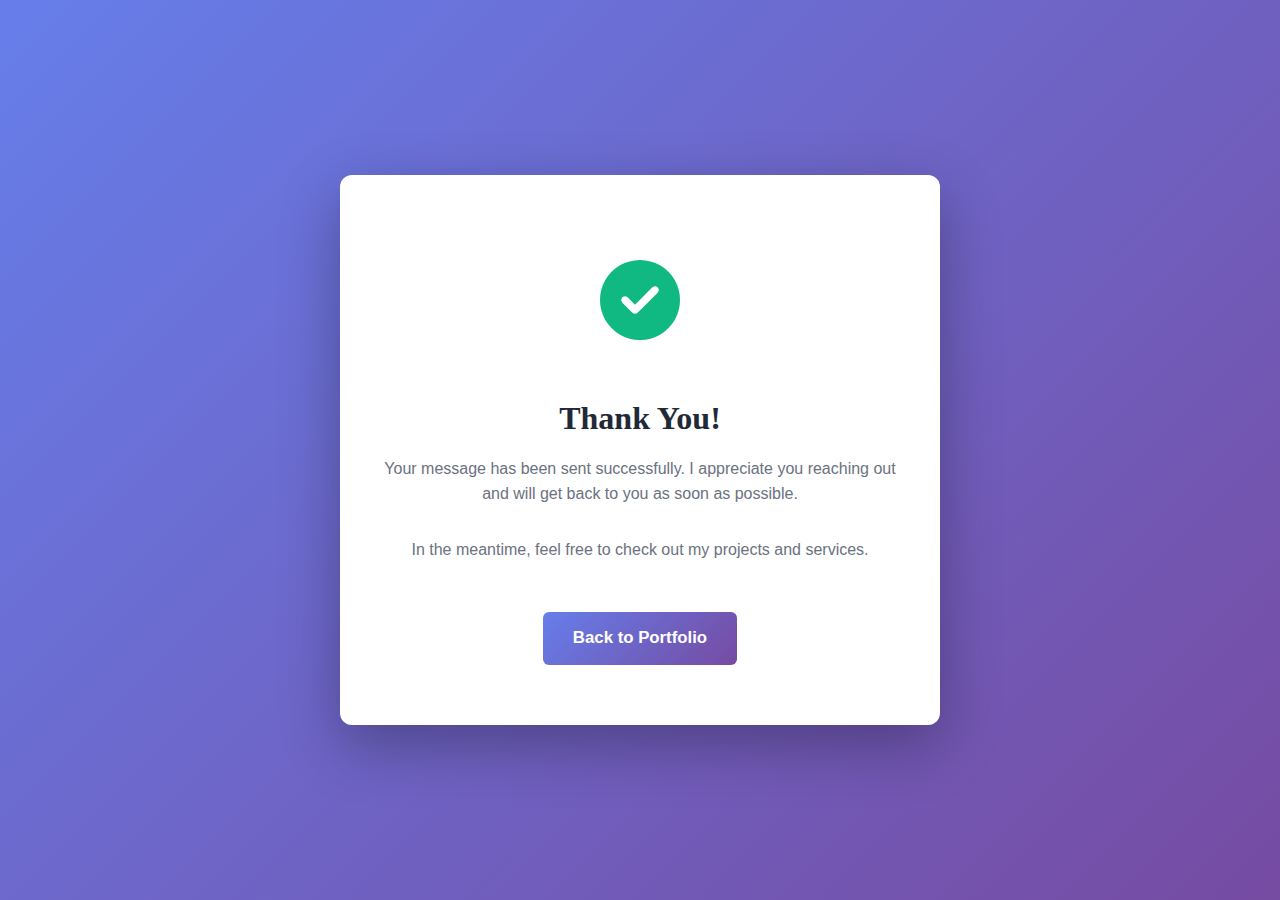
<file: thankyou.html>
<!DOCTYPE html>
<html lang="en">
<head>
  <meta charset="UTF-8" />
  <meta name="viewport" content="width=device-width, initial-scale=1.0" />
  <title>Thank You | Amos Wasike</title>
  <meta name="description" content="Thank you for reaching out! We'll get back to you soon." />
  <link rel="icon" href="assets/img/amos-wasike-profile.webp" type="image/webp" />
  <link rel="stylesheet" href="assets/css/styles.css" />
  <link rel="stylesheet" href="https://cdnjs.cloudflare.com/ajax/libs/font-awesome/6.5.1/css/all.min.css" crossorigin="anonymous" referrerpolicy="no-referrer" />
  <style>
    body {
      display: flex;
      justify-content: center;
      align-items: center;
      min-height: 100vh;
      background: linear-gradient(135deg, #667eea 0%, #764ba2 100%);
      font-family: 'Segoe UI', Tahoma, Geneva, Verdana, sans-serif;
      padding: 20px;
    }
    .success-container {
      background: white;
      border-radius: 12px;
      box-shadow: 0 20px 60px rgba(0, 0, 0, 0.3);
      padding: 60px 40px;
      text-align: center;
      max-width: 600px;
      animation: slideIn 0.6s ease-out;
    }
    @keyframes slideIn {
      from {
        opacity: 0;
        transform: translateY(30px);
      }
      to {
        opacity: 1;
        transform: translateY(0);
      }
    }
    .success-icon {
      font-size: 80px;
      color: #10b981;
      margin-bottom: 20px;
      animation: bounce 0.6s ease-out;
    }
    @keyframes bounce {
      0% {
        transform: scale(0);
      }
      50% {
        transform: scale(1.1);
      }
      100% {
        transform: scale(1);
      }
    }
    h1 {
      font-size: 32px;
      color: #1f2937;
      margin: 20px 0 10px;
      font-weight: 700;
    }
    p {
      font-size: 16px;
      color: #6b7280;
      line-height: 1.6;
      margin: 10px 0 30px;
    }
    .back-link {
      display: inline-block;
      background: linear-gradient(135deg, #667eea 0%, #764ba2 100%);
      color: white;
      padding: 12px 30px;
      border-radius: 6px;
      text-decoration: none;
      font-weight: 600;
      transition: transform 0.3s ease, box-shadow 0.3s ease;
      margin-top: 20px;
    }
    .back-link:hover {
      transform: translateY(-2px);
      box-shadow: 0 10px 20px rgba(102, 126, 234, 0.4);
    }
  </style>
</head>
<body>
  <div class="success-container">
    <div class="success-icon">
      <i class="fas fa-check-circle"></i>
    </div>
    <h1>Thank You!</h1>
    <p>Your message has been sent successfully. I appreciate you reaching out and will get back to you as soon as possible.</p>
    <p>In the meantime, feel free to check out my projects and services.</p>
    <a href="index.html" class="back-link">Back to Portfolio</a>
  </div>
</body>
</html>
</file>
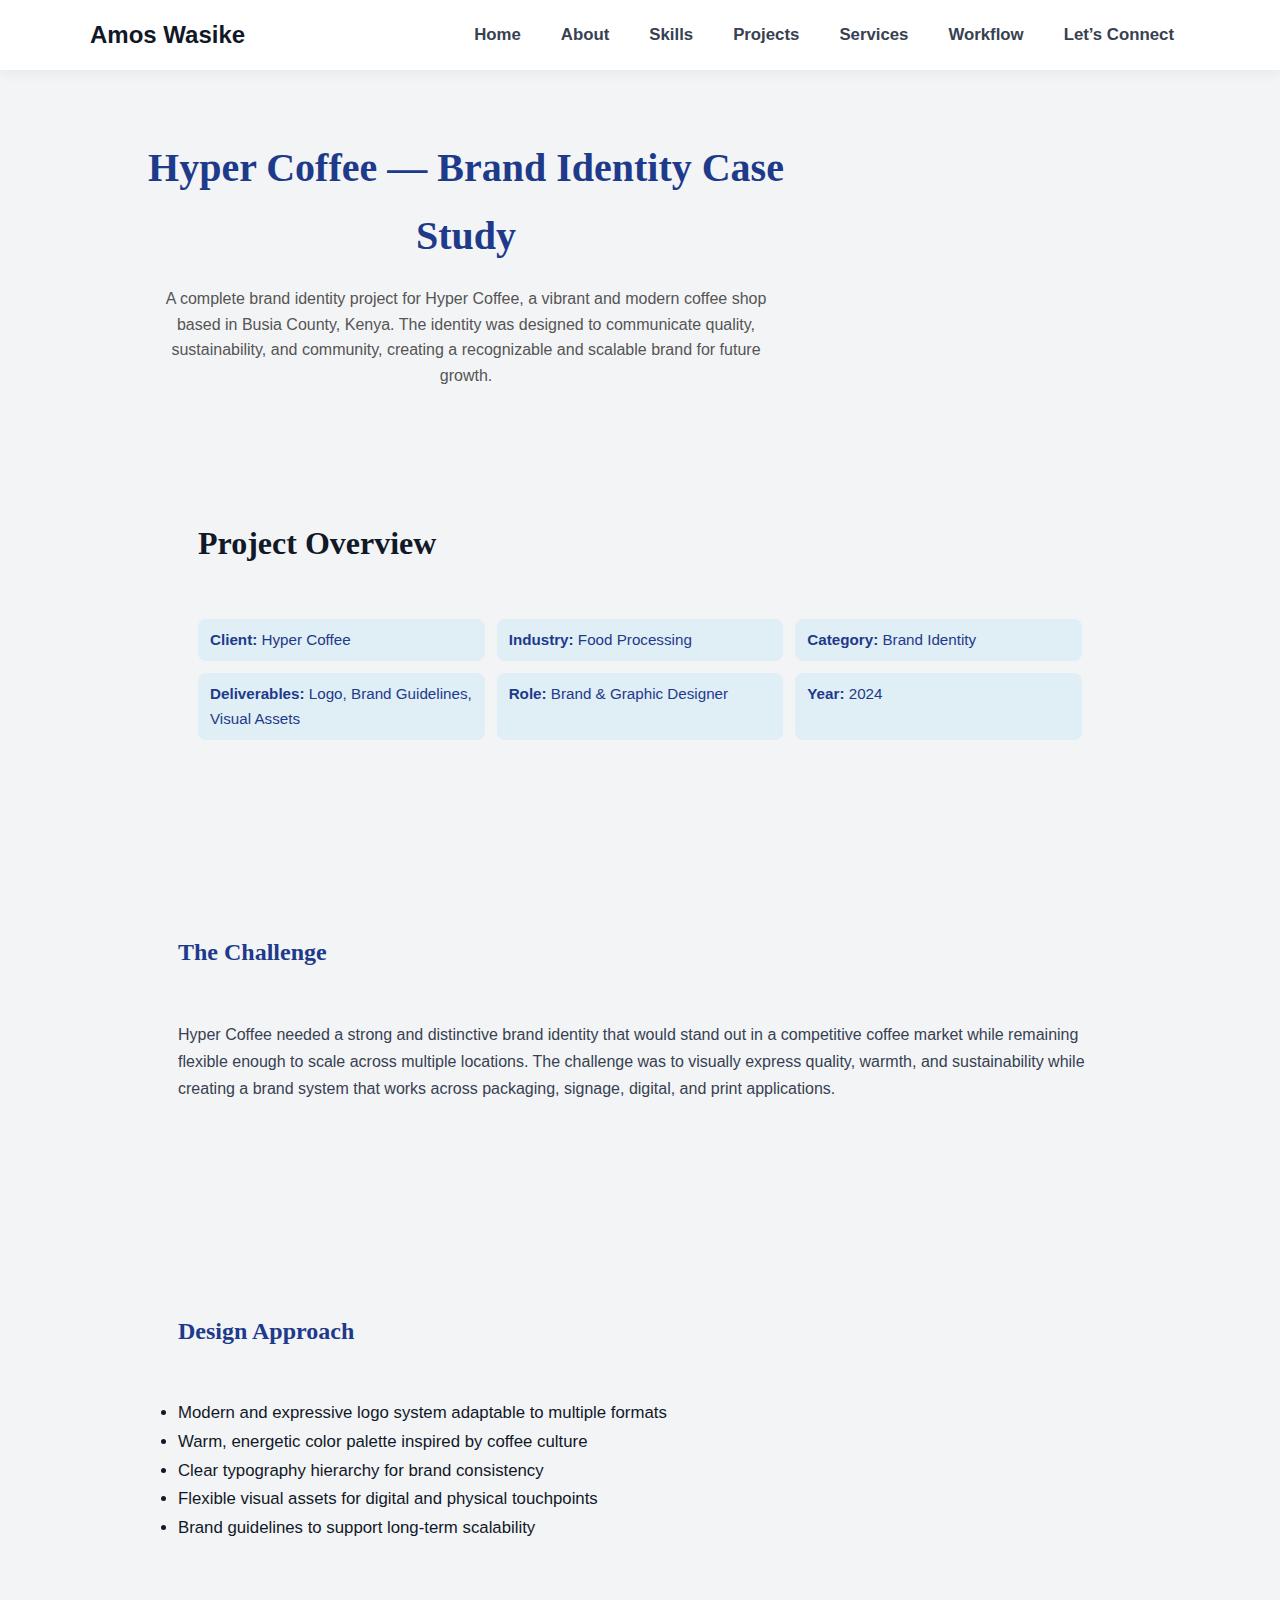
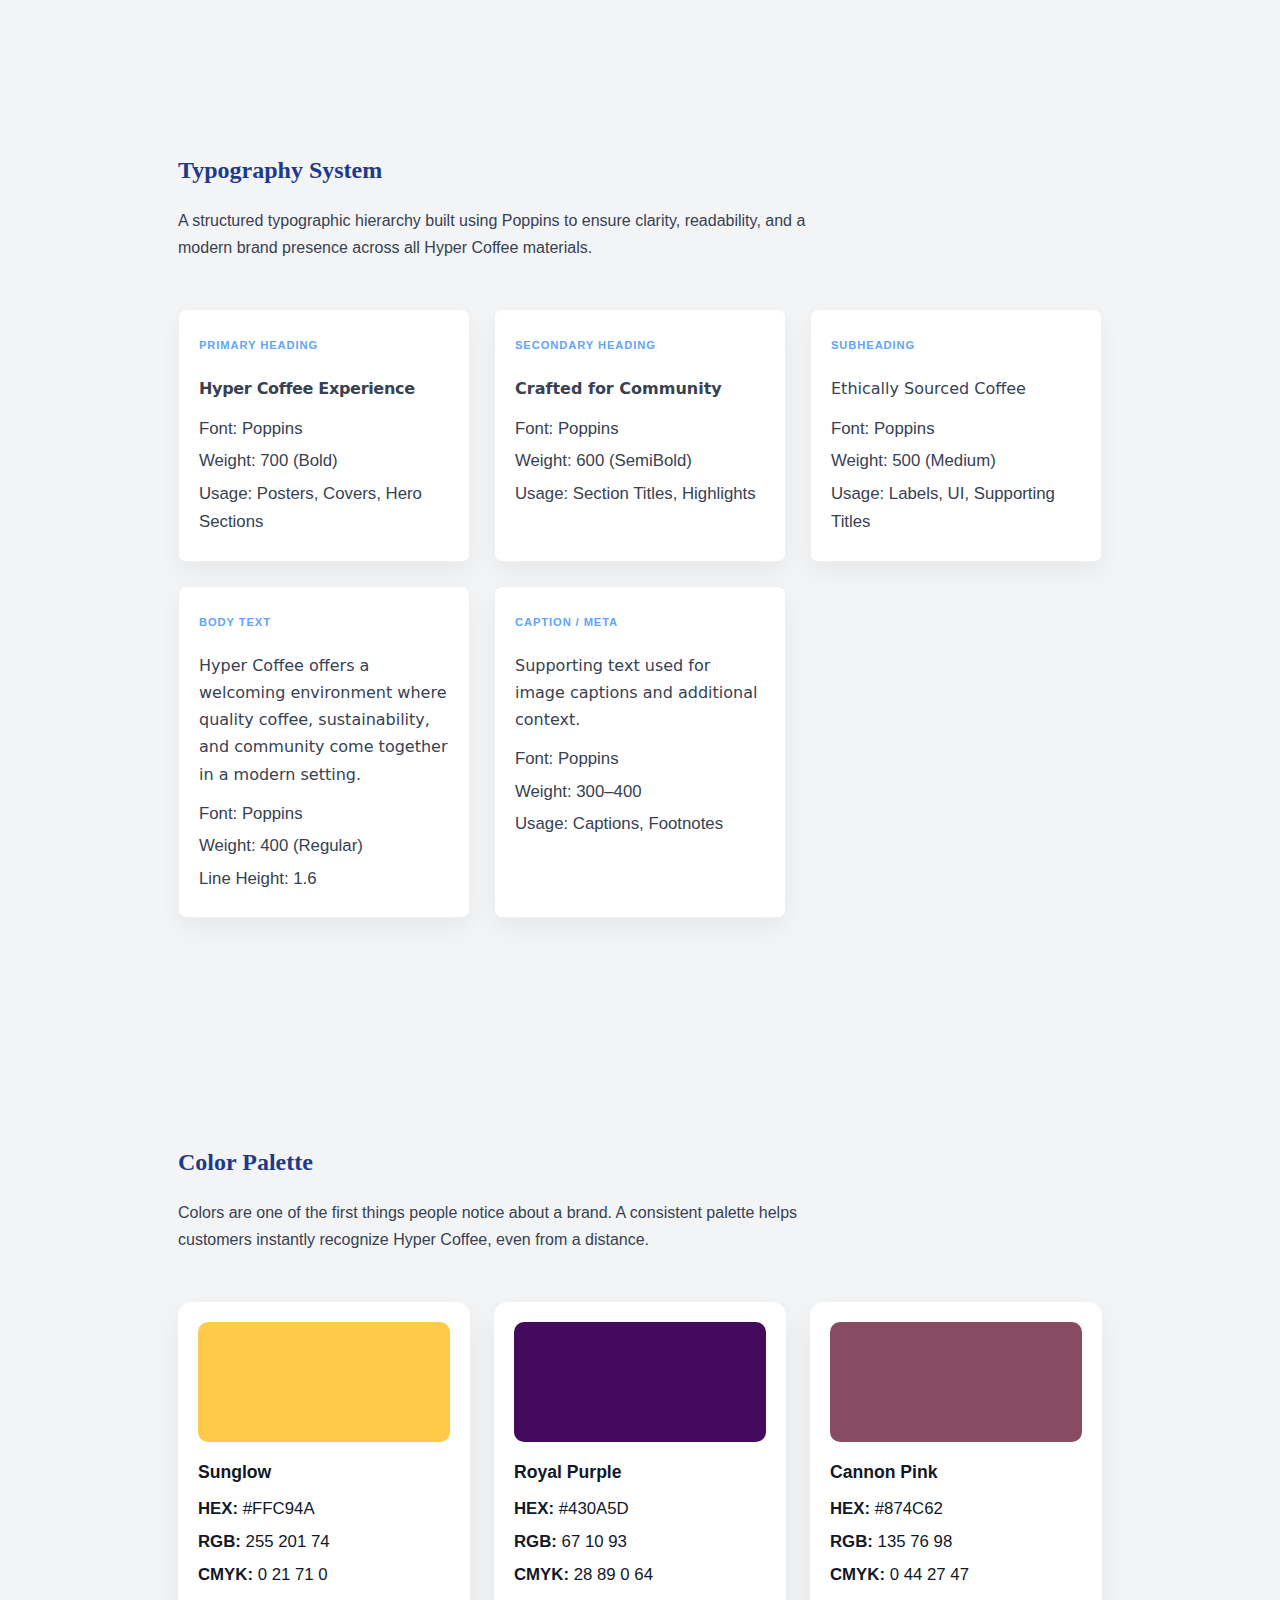
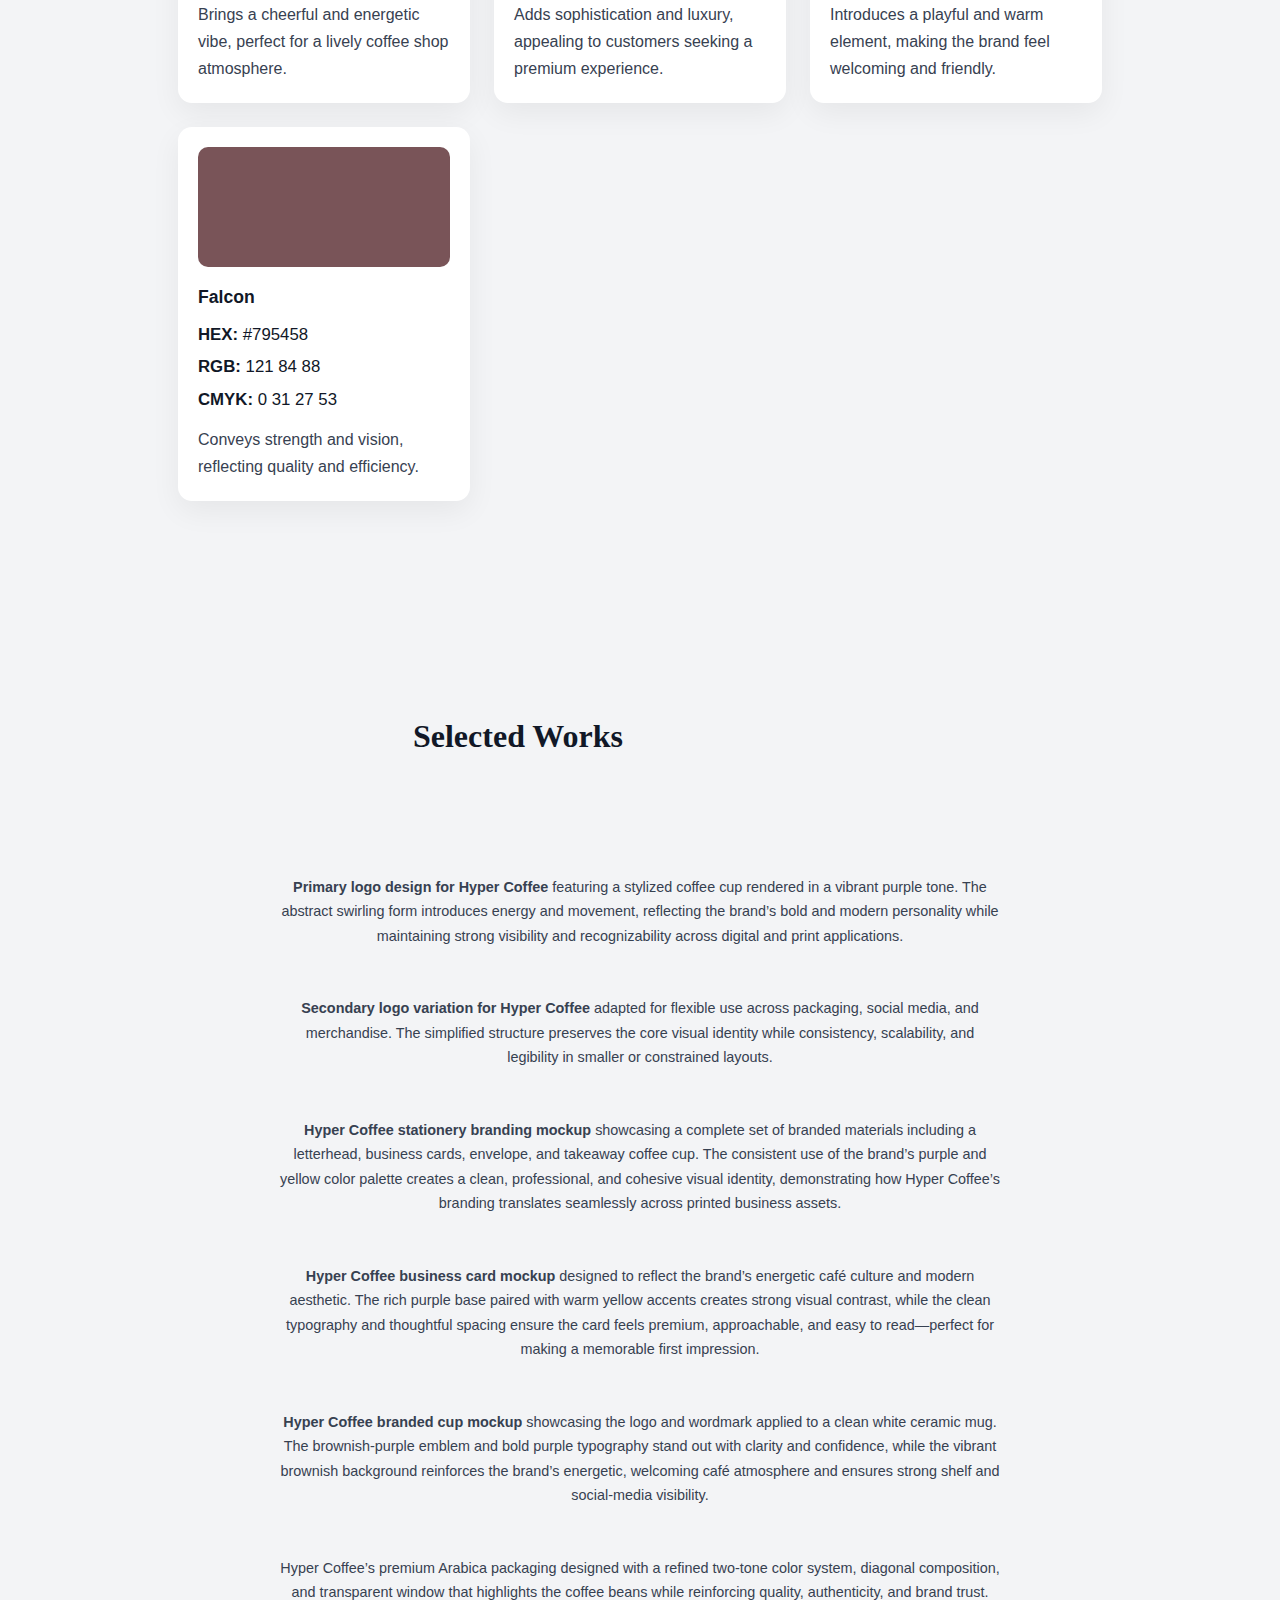
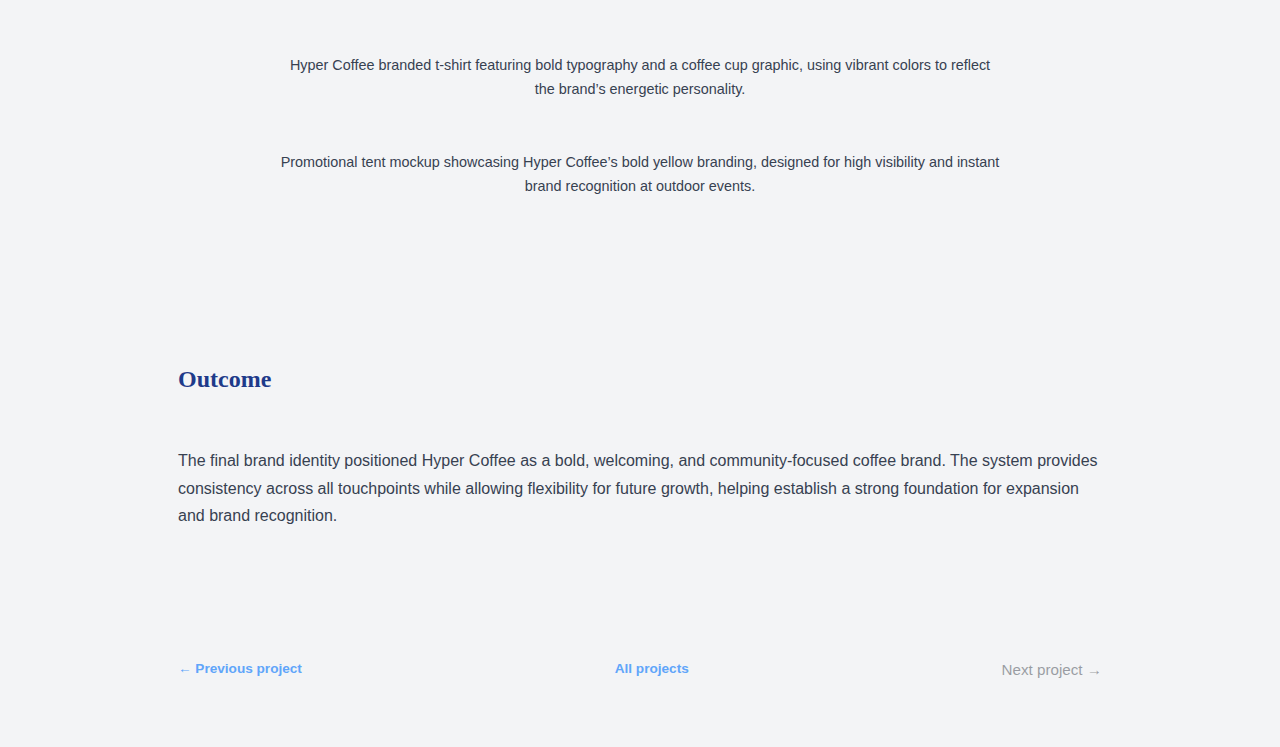
<file: project-details/brand-identity-hyper-coffee.html>
<!DOCTYPE html>
<html lang="en">
<head>
  <meta charset="UTF-8" />
  <meta name="viewport" content="width=device-width, initial-scale=1" />

  <title>Hyper Coffee Brand Identity | Branding Case Study</title>

  <meta
    name="description"
    content="A brand identity case study for Hyper Coffee, a modern coffee shop in Busia County, Kenya. The project includes logo design, brand guidelines, typography, color systems, and visual assets."
  />

  <meta name="author" content="Amos Wasike" />
  <meta name="robots" content="index, follow" />

  <!-- Open Graph -->
  <meta property="og:type" content="website" />
  <meta property="og:title" content="Hyper Coffee — Brand Identity Case Study" />
  <meta
    property="og:image"
    content="https://amoswasike.github.io/amos-wasike-portfolio/assets/projects/hyper-coffee-thumbnail.webp"
  />
  <meta
    property="og:url"
    content="https://amoswasike.github.io/amos-wasike-portfolio/project-details/brand-identity-hyper-coffee.html"
  />
  <meta property="og:site_name" content="Amos Wasike Portfolio" />

  <link rel="stylesheet" href="../assets/css/styles.css" />

  <link rel="icon" href="../assets/img/amos-wasike-profile.webp" type="image/webp" />

  <!-- JSON-LD Schema -->
  <script type="application/ld+json">
  {
    "@context": "https://schema.org",
    "@type": "CreativeWork",
    "name": "Hyper Coffee Brand Identity",
    "description": "A branding case study featuring logo design, brand guidelines, typography, and visual identity for Hyper Coffee.",
    "author": {
      "@type": "Person",
      "name": "Amos Wasike"
    },
    "creator": {
      "@type": "Person",
      "name": "Amos Wasike"
    },
    "about": [
      "Brand Identity",
      "Logo Design",
      "Typography",
      "Color Systems",
      "Visual Branding"
    ],
    "image": "https://amoswasike.github.io/amos-wasike-portfolio/assets/projects/hyper-coffee-thumbnail.webp",
    "url": "https://amoswasike.github.io/amos-wasike-portfolio/project-details/brand-identity-hyper-coffee.html"
  </script>
</head>

<body>
  <a class="skip-link" href="#main">Skip to main content</a>

  <!-- Header & Navigation -->
  <header class="site-header">
    <nav class="navigation" aria-label="Primary">
      <div class="logo">
        <a href="../index.html">Amos Wasike</a>
      </div>

      <ul id="main-menu" class="nav-menu">
        <li><a href="../index.html">Home</a></li>
        <li><a href="../index.html#about">About</a></li>
        <li><a href="../index.html#skills">Skills</a></li>
        <li><a href="../index.html#projects">Projects</a></li>
        <li><a href="../index.html#services">Services</a></li>
        <li><a href="../index.html#workflow">Workflow</a></li>
        <li><a href="../index.html#contact">Let’s Connect</a></li>
      </ul>

      <button
        class="nav-toggle"
        id="menu-button"
        aria-label="Toggle navigation"
        aria-expanded="false"
        aria-controls="main-menu">
        <span></span>
        <span></span>
        <span></span>
      </button>
    </nav>
  </header>

  <div class="nav-backdrop"></div>

  <main id="main" class="project-details">
    <div class="container">

      <!-- Project Hero -->
      <header class="project-hero">
        <div class="section-header">
          <h1>Hyper Coffee — Brand Identity Case Study</h1>
          <p>
            A complete brand identity project for Hyper Coffee, a vibrant and
            modern coffee shop based in Busia County, Kenya. The identity was
            designed to communicate quality, sustainability, and community,
            creating a recognizable and scalable brand for future growth.
          </p>
        </div>
      </header>

      <!-- Project Meta -->
      <section class="project-meta">
        <div class="container">
          <header class="section-header">
            <h2>Project Overview</h2>
          </header>

          <ul>
            <li><strong>Client:</strong> Hyper Coffee</li>
            <li><strong>Industry:</strong> Food Processing</li>
            <li><strong>Category:</strong> Brand Identity</li>
            <li><strong>Deliverables:</strong> Logo, Brand Guidelines, Visual Assets</li>
            <li><strong>Role:</strong> Brand & Graphic Designer</li>
            <li><strong>Year:</strong> 2024</li>
          </ul>
        </div>
      </section>

      <!-- The Challenge -->
      <section class="project-section">
        <div class="container">
          <header class="section-header">
            <h2>The Challenge</h2>
          </header>

          <p>
            Hyper Coffee needed a strong and distinctive brand identity that would
            stand out in a competitive coffee market while remaining flexible
            enough to scale across multiple locations. The challenge was to
            visually express quality, warmth, and sustainability while creating
            a brand system that works across packaging, signage, digital, and
            print applications.
          </p>
        </div>
      </section>

      <!-- Design Approach -->
      <section class="project-section">
        <div class="container">
          <header class="section-header">
            <h2>Design Approach</h2>
          </header>

          <ul>
            <li>Modern and expressive logo system adaptable to multiple formats</li>
            <li>Warm, energetic color palette inspired by coffee culture</li>
            <li>Clear typography hierarchy for brand consistency</li>
            <li>Flexible visual assets for digital and physical touchpoints</li>
            <li>Brand guidelines to support long-term scalability</li>
          </ul>
        </div>
      </section>

<!-- Typography System Section -->
            <section class="project-section typography-system">
  <div class="container">
    <header class="section-header">
      <h2>Typography System</h2>
      <p>
        A structured typographic hierarchy built using Poppins to ensure clarity,
        readability, and a modern brand presence across all Hyper Coffee materials.
      </p>
    </header>

    <div class="type-grid">
      <!-- Primary Heading -->
      <div class="type-card">
        <span class="type-label">Primary Heading</span>
        <p class="type-sample type-h1">Hyper Coffee Experience</p>
        <ul class="type-meta">
          <li>Font: Poppins</li>
          <li>Weight: 700 (Bold)</li>
          <li>Usage: Posters, Covers, Hero Sections</li>
        </ul>
      </div>

      <!-- Secondary Heading -->
      <div class="type-card">
        <span class="type-label">Secondary Heading</span>
        <p class="type-sample type-h2">Crafted for Community</p>
        <ul class="type-meta">
          <li>Font: Poppins</li>
          <li>Weight: 600 (SemiBold)</li>
          <li>Usage: Section Titles, Highlights</li>
        </ul>
      </div>

      <!-- Subheading -->
      <div class="type-card">
        <span class="type-label">Subheading</span>
        <p class="type-sample type-h3">Ethically Sourced Coffee</p>
        <ul class="type-meta">
          <li>Font: Poppins</li>
          <li>Weight: 500 (Medium)</li>
          <li>Usage: Labels, UI, Supporting Titles</li>
        </ul>
      </div>

      <!-- Body Text -->
      <div class="type-card">
        <span class="type-label">Body Text</span>
        <p class="type-sample type-body">
          Hyper Coffee offers a welcoming environment where quality coffee,
          sustainability, and community come together in a modern setting.
        </p>
        <ul class="type-meta">
          <li>Font: Poppins</li>
          <li>Weight: 400 (Regular)</li>
          <li>Line Height: 1.6</li>
        </ul>
      </div>

      <!-- Caption -->
      <div class="type-card">
        <span class="type-label">Caption / Meta</span>
        <p class="type-sample type-caption">
          Supporting text used for image captions and additional context.
        </p>
        <ul class="type-meta">
          <li>Font: Poppins</li>
          <li>Weight: 300–400</li>
          <li>Usage: Captions, Footnotes</li>
        </ul>
      </div>
    </div>
  </div>
</section>
   <section class="project-section color-palette">
  <div class="container">
    <header class="section-header">
      <h2>Color Palette</h2>
      <p>
        Colors are one of the first things people notice about a brand.
        A consistent palette helps customers instantly recognize Hyper Coffee,
        even from a distance.
      </p>
    </header>

    <div class="palette-grid">
      <!-- Sunglow -->
      <div class="color-card">
        <div class="color-swatch" style="background:#FFC94A;"></div>
        <h4>Sunglow</h4>
        <ul>
          <li><strong>HEX:</strong> #FFC94A</li>
          <li><strong>RGB:</strong> 255 201 74</li>
          <li><strong>CMYK:</strong> 0 21 71 0</li>
        </ul>
        <p class="color-desc">
          Brings a cheerful and energetic vibe, perfect for a lively coffee shop atmosphere.
        </p>
      </div>

      <!-- Royal Purple -->
      <div class="color-card">
        <div class="color-swatch" style="background:#430A5D;"></div>
        <h4>Royal Purple</h4>
        <ul>
          <li><strong>HEX:</strong> #430A5D</li>
          <li><strong>RGB:</strong> 67 10 93</li>
          <li><strong>CMYK:</strong> 28 89 0 64</li>
        </ul>
        <p class="color-desc">
          Adds sophistication and luxury, appealing to customers seeking a premium experience.
        </p>
      </div>

      <!-- Cannon Pink -->
      <div class="color-card">
        <div class="color-swatch" style="background:#874C62;"></div>
        <h4>Cannon Pink</h4>
        <ul>
          <li><strong>HEX:</strong> #874C62</li>
          <li><strong>RGB:</strong> 135 76 98</li>
          <li><strong>CMYK:</strong> 0 44 27 47</li>
        </ul>
        <p class="color-desc">
          Introduces a playful and warm element, making the brand feel welcoming and friendly.
        </p>
      </div>

      <!-- Falcon -->
      <div class="color-card">
        <div class="color-swatch" style="background:#795458;"></div>
        <h4>Falcon</h4>
        <ul>
          <li><strong>HEX:</strong> #795458</li>
          <li><strong>RGB:</strong> 121 84 88</li>
          <li><strong>CMYK:</strong> 0 31 27 53</li>
        </ul>
        <p class="color-desc">
          Conveys strength and vision, reflecting quality and efficiency.
        </p>
      </div>
    </div>
  </div>
</section>



      <!-- Visual Gallery -->
      <section class="project-gallery">
        <div class="container">
          <header class="section-header">
            <h2>Selected Works</h2>
          </header>

          <figure>
            <img
              src="../assets/projects/hyper-coffee-primary-logo.webp"
              alt="Hyper Coffee logo design and brand mark variations"
              loading="lazy" />
            <figcaption>
              <strong>Primary logo design for Hyper Coffee</strong> featuring a stylized
               coffee cup rendered in a vibrant purple tone. The abstract 
               swirling form introduces energy and movement, reflecting the 
               brand’s bold and modern personality while maintaining strong
                visibility and recognizability across digital and print applications.
            </figcaption>
          </figure>

        

           <figure>
            <img
              src="../assets/projects/hyper-coffee-secondary-logo.webp"
              alt="Hyper Coffee logo design and brand mark variations"
              loading="lazy" />
            <figcaption>
            <strong>Secondary logo variation for Hyper Coffee</strong> adapted for flexible
             use across packaging, social media, and merchandise.
             The simplified structure preserves the core visual identity while 
              consistency, scalability, and legibility in smaller or constrained layouts.
            </figcaption>
          </figure>

             <figure>
            <img
              src="../assets/projects/hyper-coffee-stationery.webp"
              alt="Hyper Coffee stationery branding mockup"
              loading="lazy" />
             <figcaption>
          <strong>Hyper Coffee stationery branding mockup</strong> showcasing a
          complete set of branded materials including a letterhead, business
          cards, envelope, and takeaway coffee cup. The consistent use of the
          brand’s purple and yellow color palette creates a clean, professional,
          and cohesive visual identity, demonstrating how Hyper Coffee’s branding
          translates seamlessly across printed business assets.
        </figcaption>
      </figure>

            <figure>
            <img
              src="../assets/projects/hyper-coffee-business-card.webp"
              alt="Hyper Coffee business card design mockup"
              loading="lazy" />
           <figcaption>
  <strong>Hyper Coffee business card mockup</strong> designed to reflect the brand’s
  energetic café culture and modern aesthetic. The rich purple base paired with
  warm yellow accents creates strong visual contrast, while the clean typography
  and thoughtful spacing ensure the card feels premium, approachable, and easy
  to read—perfect for making a memorable first impression.
</figcaption>

      </figure>

      <figure>
            <img
              src="../assets/projects/hyper-coffee-cup-mockup.webp"
              alt="Hyper Coffee branded cup mockup"
              loading="lazy" />
            <figcaption>
  <strong>Hyper Coffee branded cup mockup</strong> showcasing the logo and wordmark
  applied to a clean white ceramic mug. The brownish-purple emblem and bold purple
  typography stand out with clarity and confidence, while the vibrant brownish
  background reinforces the brand’s energetic, welcoming café atmosphere and
  ensures strong shelf and social-media visibility.
</figcaption>

          </figure>

         <figure>
           <img
              src="../assets/projects/hyper-coffee-packaging-mockup.webp"
              alt="Hyper Coffee packaging mockup"
              loading="lazy" />
          <figcaption>
  Hyper Coffee’s premium Arabica packaging designed with a refined two-tone color
  system, diagonal composition, and transparent window that highlights the
  coffee beans while reinforcing quality, authenticity, and brand trust.
</figcaption>
 </figure>

   <figure>
           <img
              src="../assets/projects/hyper-coffee-t-shirt-mockup.webp"
              alt="Hyper Coffee t-shirt mockup"
              loading="lazy" />
      <figcaption>
  Hyper Coffee branded t-shirt featuring bold typography and a coffee cup graphic,
  using vibrant colors to reflect the brand’s energetic personality.
</figcaption>

 </figure>

    <figure>
           <img
              src="../assets/projects/hyper-coffee-tent-mockup.webp"
              alt="Hyper Coffee t-shirt mockup"
              loading="lazy" />
      <figcaption>
  Promotional tent mockup showcasing Hyper Coffee’s bold yellow branding,
  designed for high visibility and instant brand recognition at outdoor events.
</figcaption>


 </figure>

         
        </div>
      </section>




      <!-- Outcome -->
      <section class="project-section">
        <div class="container">
          <header class="section-header">
            <h2>Outcome</h2>
          </header>

          <p>
            The final brand identity positioned Hyper Coffee as a bold, welcoming,
            and community-focused coffee brand. The system provides consistency
            across all touchpoints while allowing flexibility for future growth,
            helping establish a strong foundation for expansion and brand
            recognition.
          </p>
        </div>
      </section>

      <!-- Project Navigation -->
      <nav class="project-nav" aria-label="Project navigation">
        <div class="container project-pagination">

          <a href="print-design.html" class="prev-project">
            ← Previous project
          </a>

          <a href="../index.html#projects" class="all-projects">
            All projects
          </a>

          <span class="next-project disabled">
            Next project →
          </span>

        </div>
      </nav>

    </div>
  </main>

  <button id="backToTop" aria-label="Back to top">↑</button>

  <script src="../assets/js/main.js"></script>
</body>
</html>
</file>
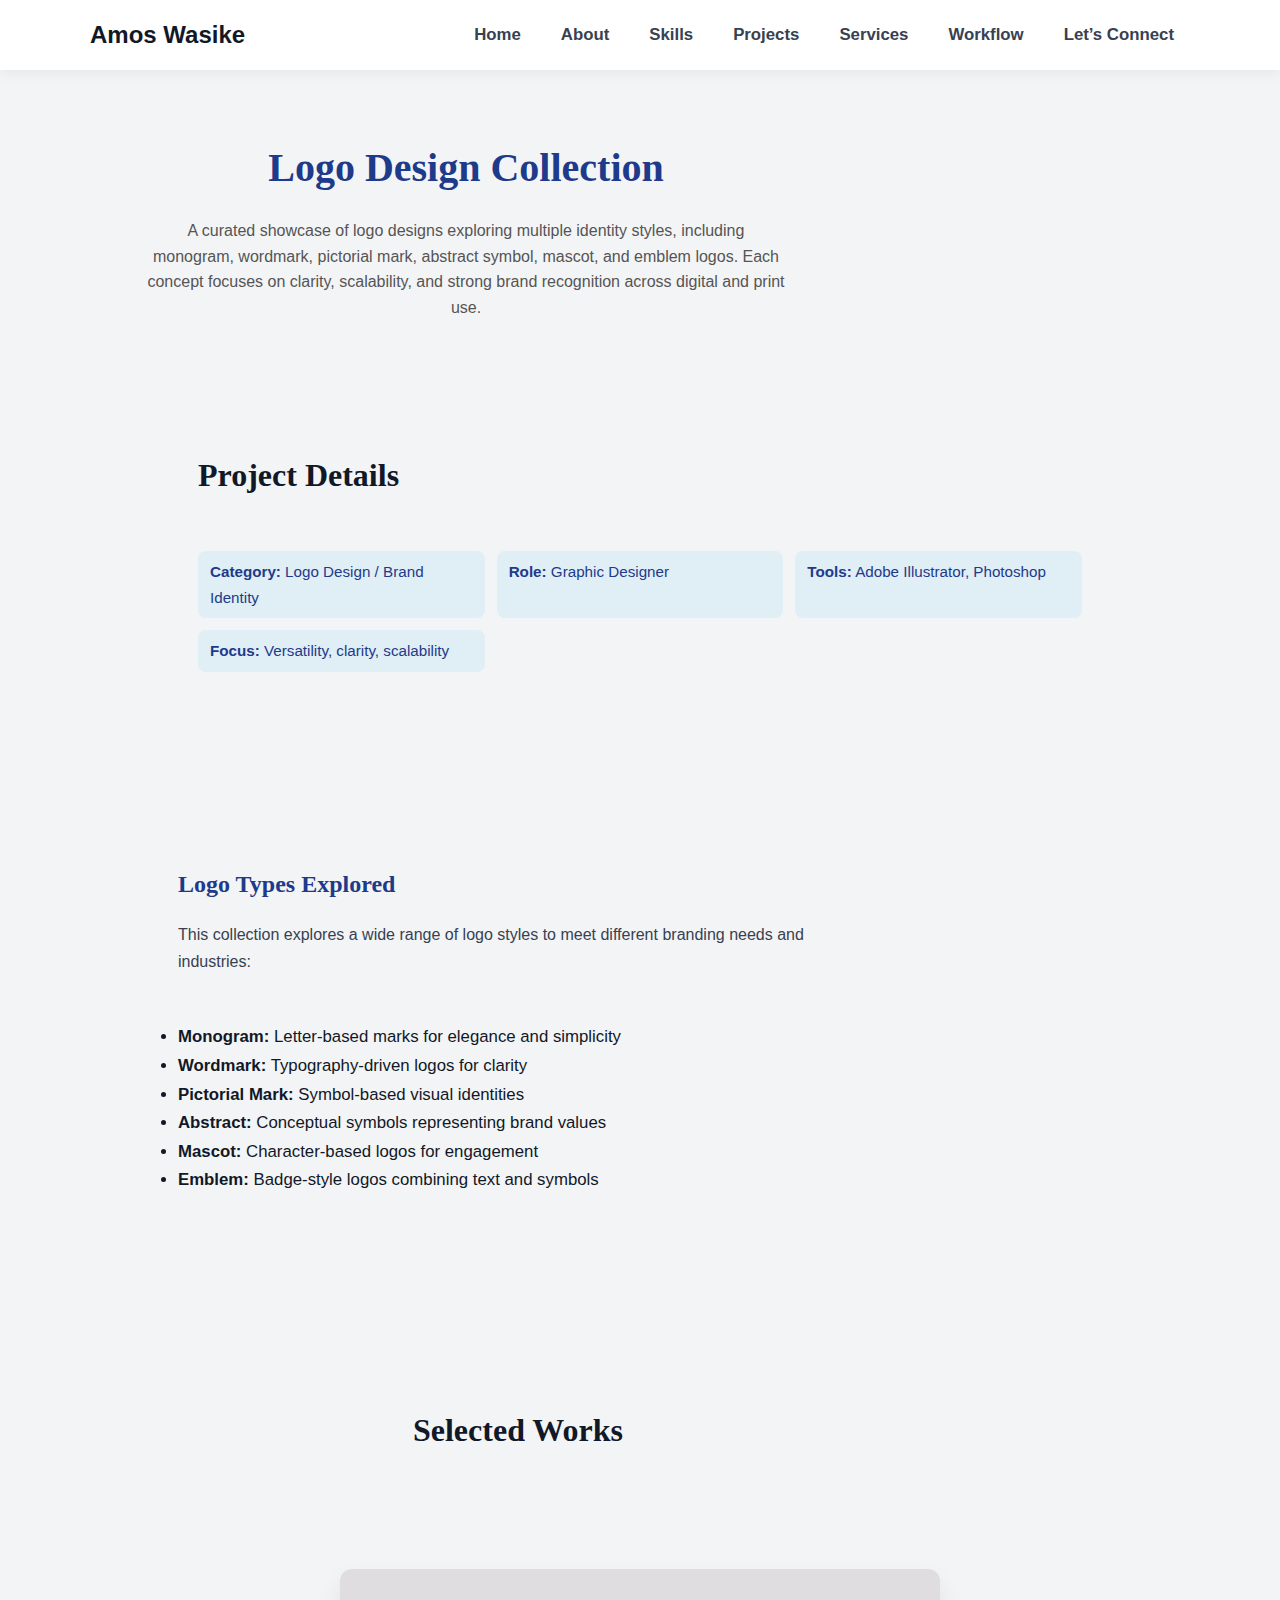
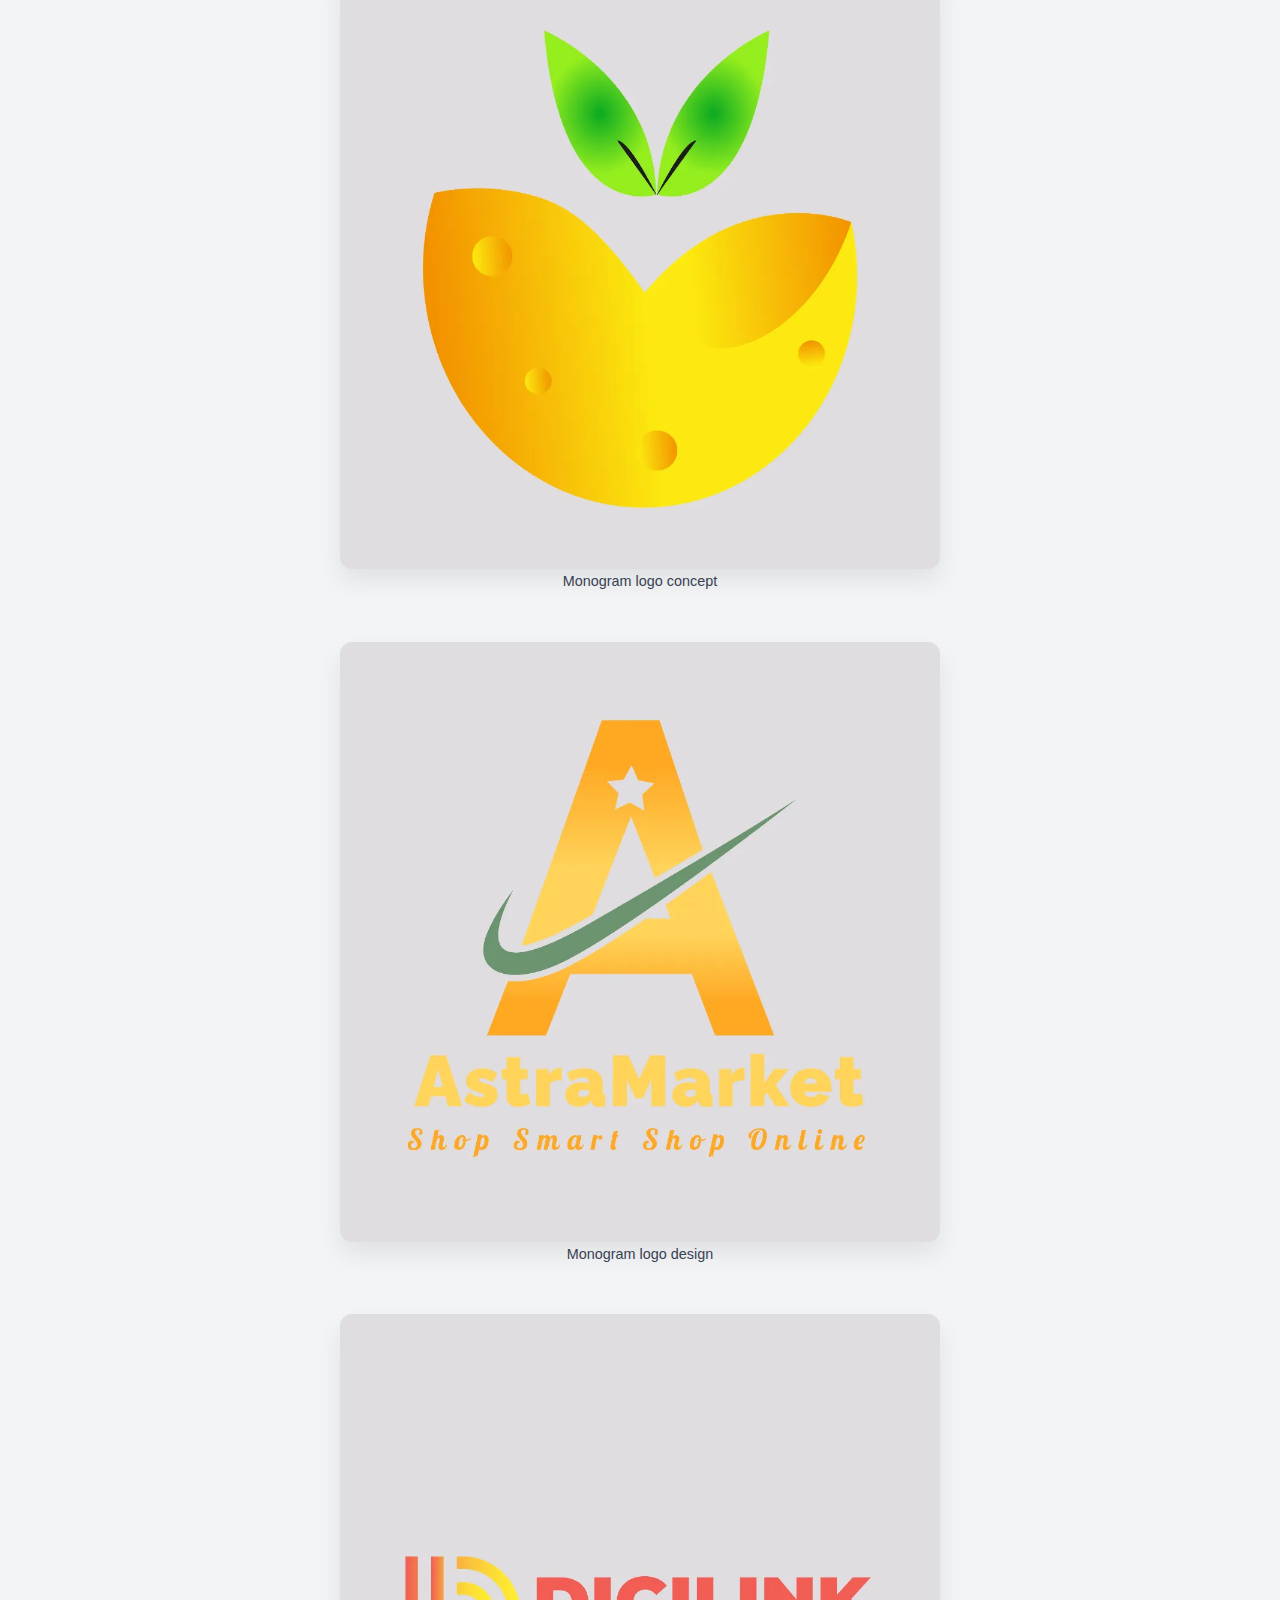
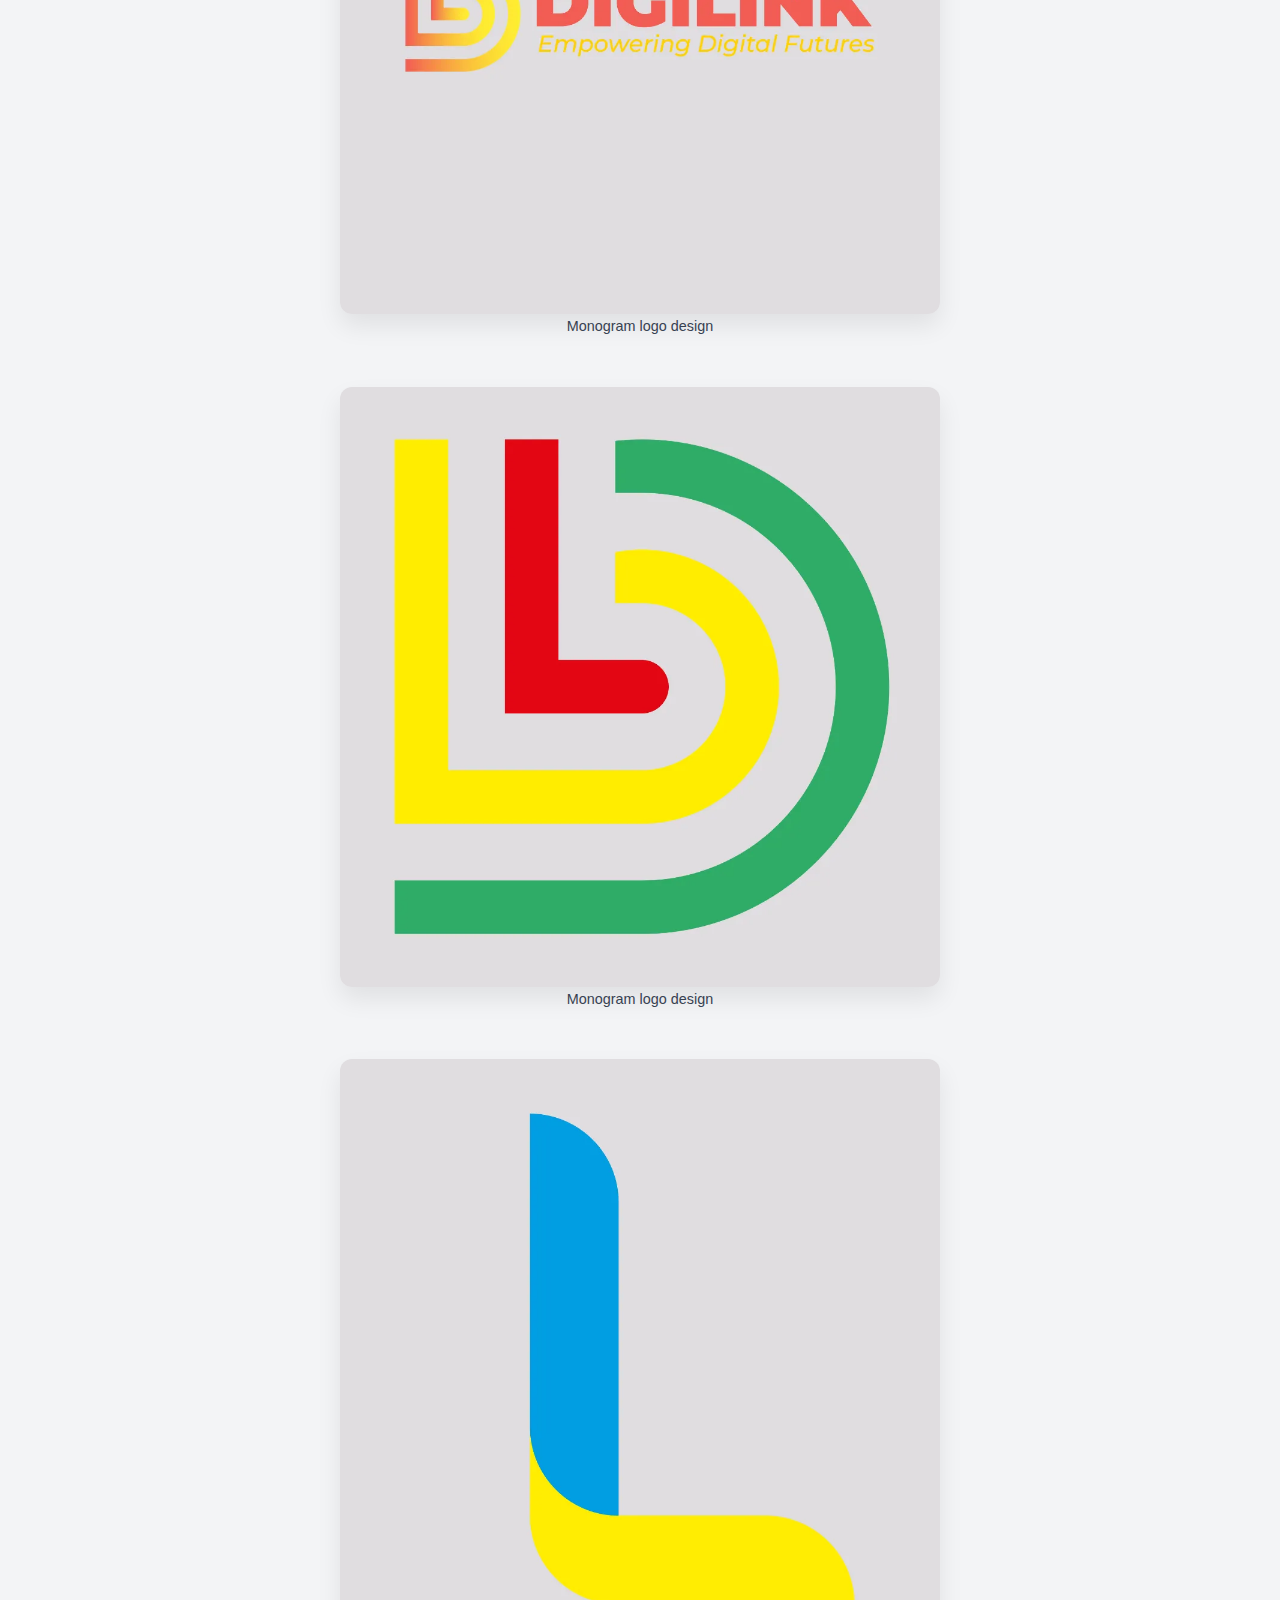
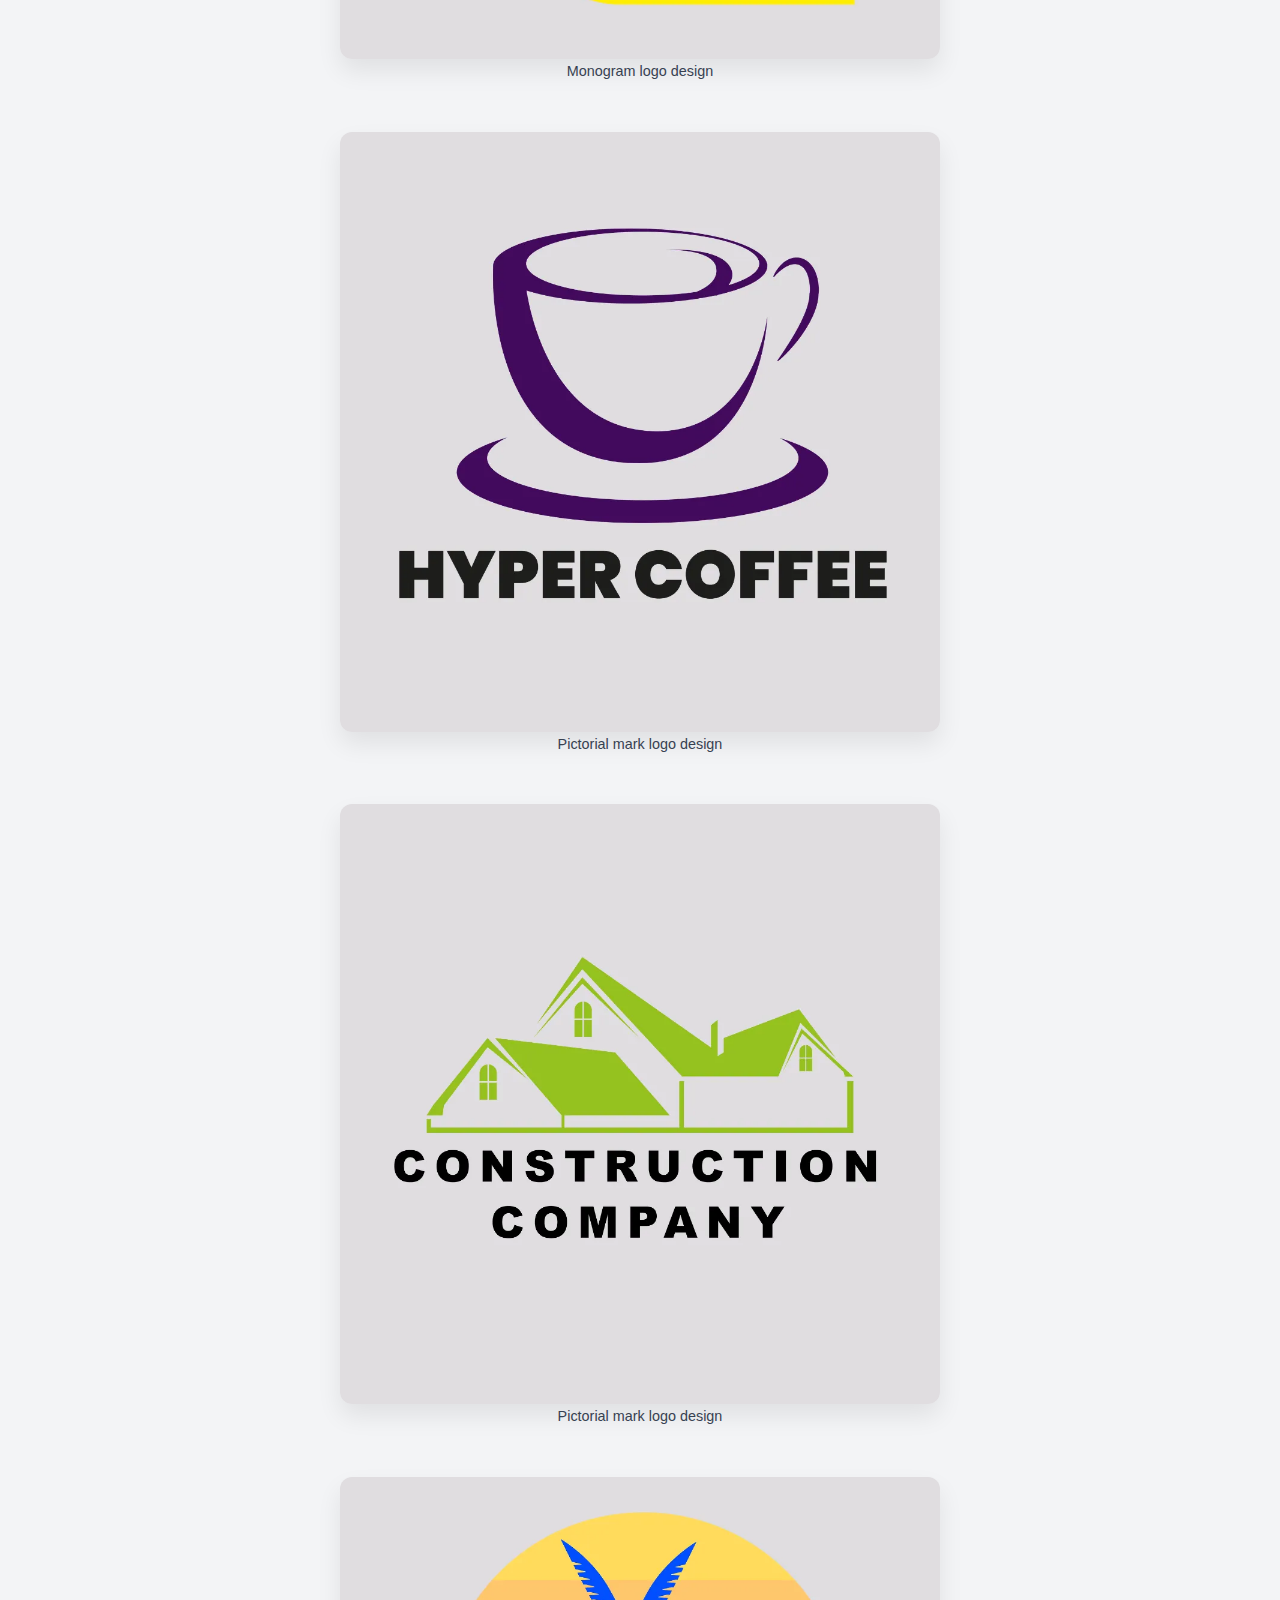
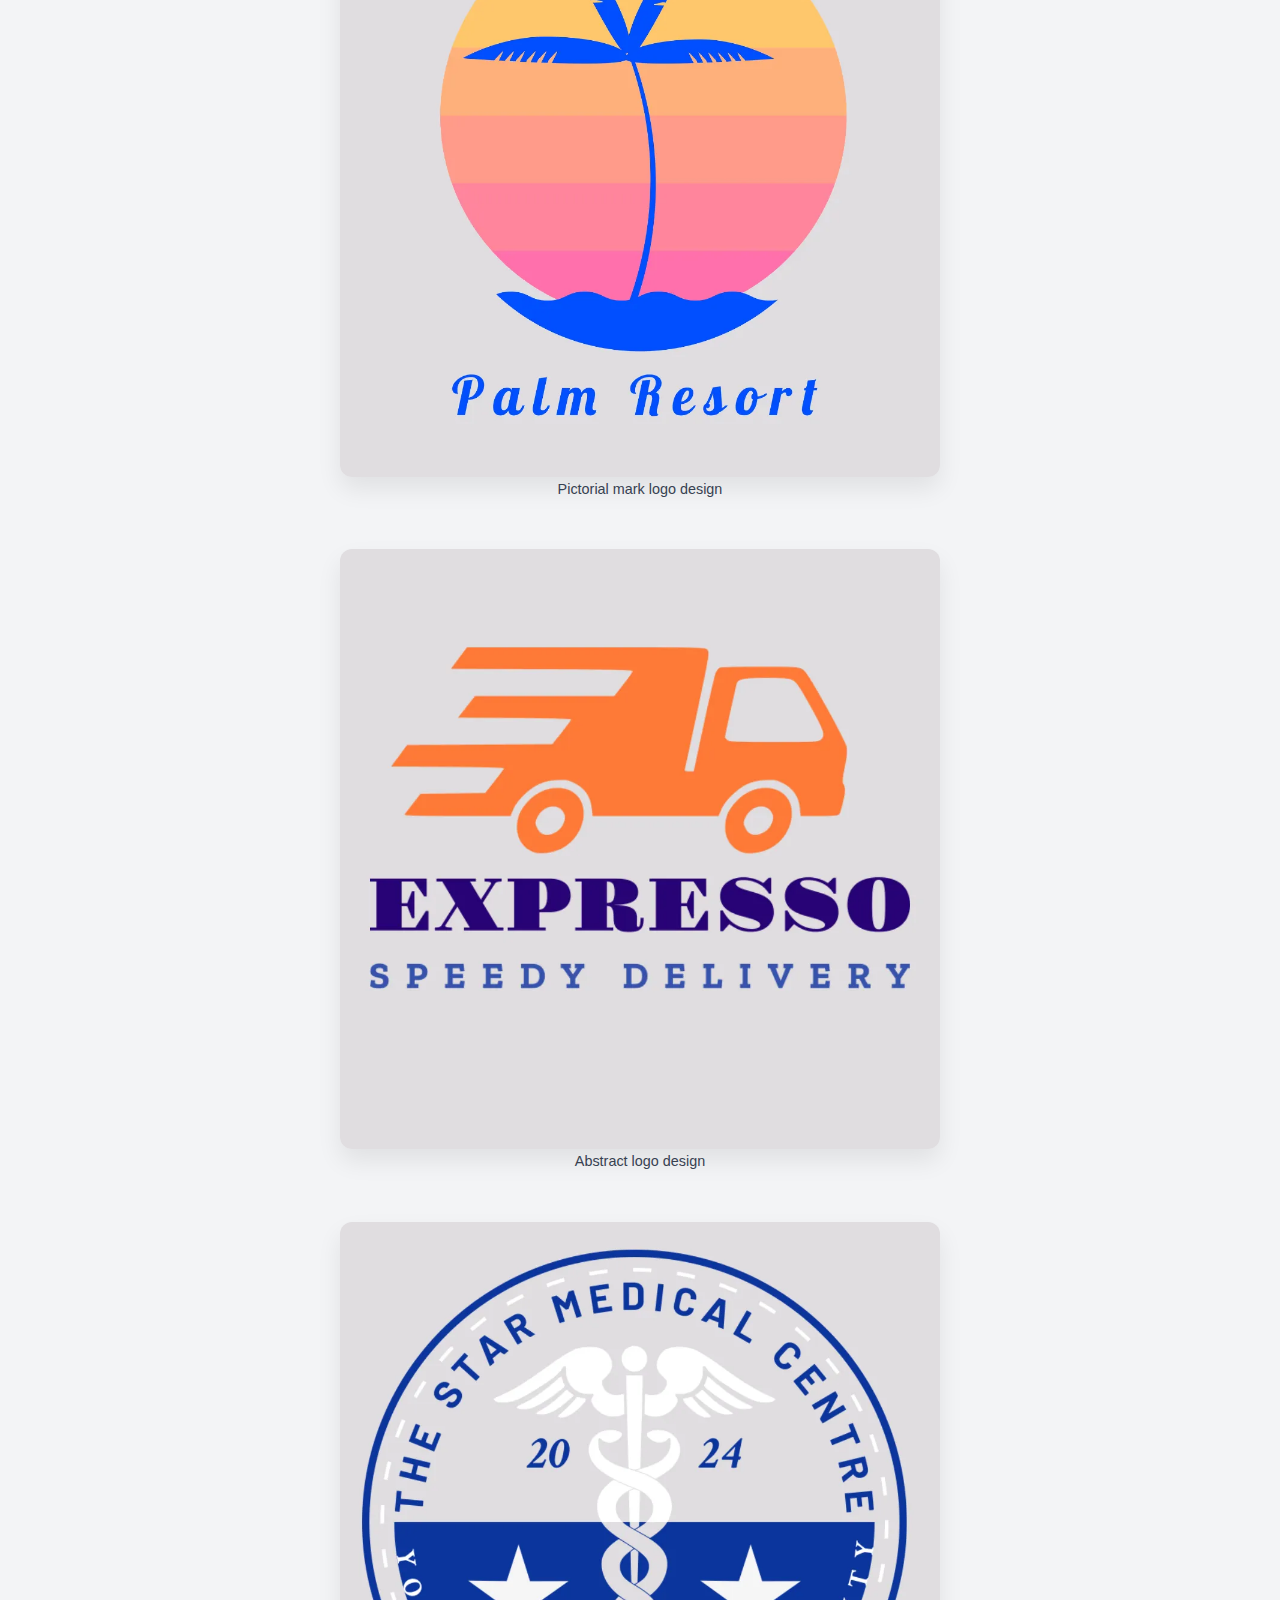
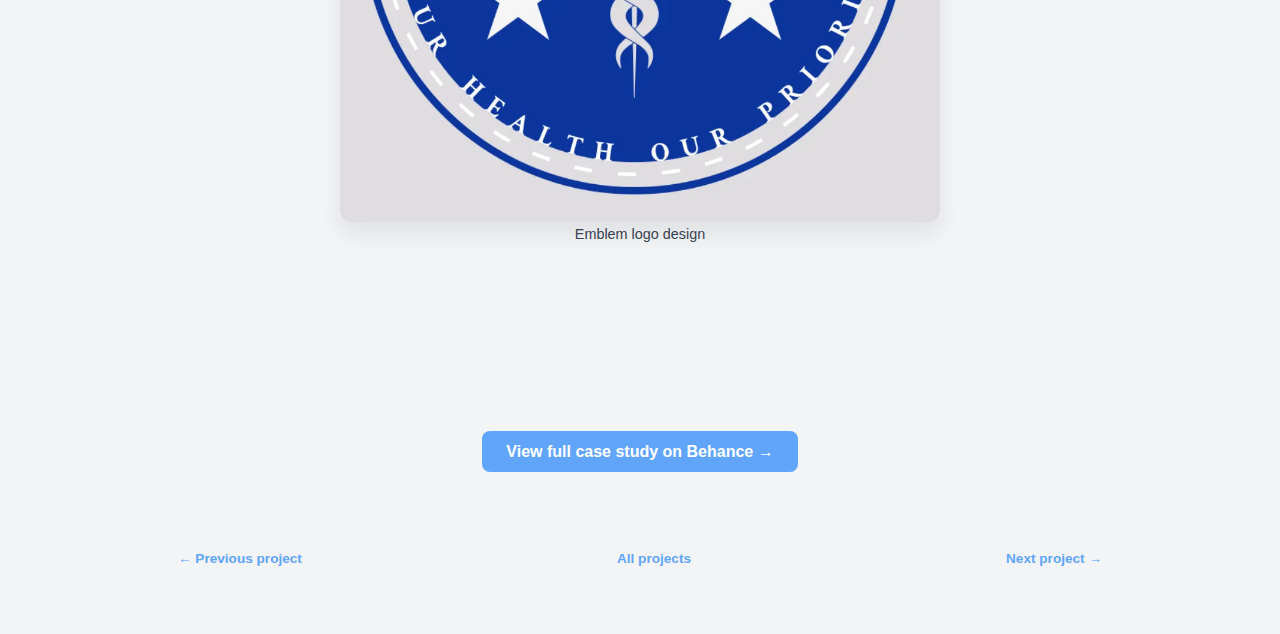
<file: project-details/logo-design.html>
<!DOCTYPE html>
<html lang="en">
<head>
  <meta charset="UTF-8" />
  <meta name="viewport" content="width=device-width, initial-scale=1" />
  <title>Logo Design Collection | Amos Wasike</title>

  <meta
    name="description"
    content="A curated collection of logo designs including monogram, wordmark,
    pictorial mark, abstract, mascot, and emblem logos."
  />

  <link rel="stylesheet" href="../assets/css/styles.css" />

  <link rel="icon" href="../assets/img/amos-wasike-profile.webp" type="image/webp" />
</head>

<body>
  <a class="skip-link" href="#main">Skip to main content</a>

<!-- Header & Navigation -->
<header class="site-header">
  <nav class="navigation" aria-label="Primary">
    <div class="logo">
      <a href="../index.html">Amos Wasike</a> <!-- link to homepage -->
    </div>

    <ul id="main-menu" class="nav-menu">
      <li><a href="../index.html">Home</a></li>
      <li><a href="../index.html#about">About</a></li>
      <li><a href="../index.html#skills">Skills</a></li>
      <li><a href="../index.html#projects">Projects</a></li>
      <li><a href="../index.html#services">Services</a></li>
      <li><a href="../index.html#workflow">Workflow</a></li>
      <li><a href="../index.html#contact">Let’s Connect</a></li>
    </ul>

    <!-- Mobile Menu Toggle -->
    <button class="nav-toggle"
            id="menu-button"
            aria-label="Toggle navigation"
            aria-expanded="false"
            aria-controls="main-menu">
      <span></span>
      <span></span>
      <span></span>
    </button>
  </nav>
</header>

<!-- Nav backdrop -->
<div class="nav-backdrop"></div>


  <main id="main" class="project-details">
    <div class="container">

    <!-- Project Hero -->
    <header class="project-hero">
      <div class="section-header">
        <h1>Logo Design Collection</h1>
        <p>
          A curated showcase of logo designs exploring multiple identity styles,
          including monogram, wordmark, pictorial mark, abstract symbol, mascot,
          and emblem logos. Each concept focuses on clarity, scalability, and
          strong brand recognition across digital and print use.
        </p>
      </div>
    </header>

    <!-- Project Meta -->
    <section class="project-meta">
      <div class="container">
        <header class="section-header">
          <h2>Project Details</h2>
        </header>

        <ul>
          <li><strong>Category:</strong> Logo Design / Brand Identity</li>
          <li><strong>Role:</strong> Graphic Designer</li>
          <li><strong>Tools:</strong> Adobe Illustrator, Photoshop</li>
          <li><strong>Focus:</strong> Versatility, clarity, scalability</li>
        </ul>
      </div>
    </section>

    <!-- Logo Types -->
    <section class="project-section">
      <div class="container">
        <header class="section-header">
          <h2>Logo Types Explored</h2>
          <p>
            This collection explores a wide range of logo styles to meet different
            branding needs and industries:
          </p>
        </header>

        <ul class="logo-types">
          <li><strong>Monogram:</strong> Letter-based marks for elegance and simplicity</li>
          <li><strong>Wordmark:</strong> Typography-driven logos for clarity</li>
          <li><strong>Pictorial Mark:</strong> Symbol-based visual identities</li>
          <li><strong>Abstract:</strong> Conceptual symbols representing brand values</li>
          <li><strong>Mascot:</strong> Character-based logos for engagement</li>
          <li><strong>Emblem:</strong> Badge-style logos combining text and symbols</li>
        </ul>
      </div>
    </section>

    <!-- Visual Gallery -->
    <section class="project-gallery">
      <div class="container">
        <header class="section-header">
          <h2>Selected Works</h2>
        </header>

        <figure>
          <img src="../assets/projects/monogram-logo-detail.webp" alt="Monogram logo design" loading="lazy" />
          <figcaption>Monogram logo concept</figcaption>
        </figure>

         <figure>
          <img src="../assets/projects/monogram-logo4.webp" alt="Monogram logo design" loading="lazy" />
          <figcaption>Monogram logo design</figcaption>
        </figure>

        <figure>
          <img src="../assets/projects/monogram-logo3.webp" alt="Monogram logo design" loading="lazy" />
          <figcaption>Monogram logo design</figcaption>
        </figure>

        <figure>
          <img src="../assets/projects/monogram-logo1.webp" alt="Monogram logo design" loading="lazy" />
          <figcaption>Monogram logo design</figcaption>
        </figure>

        <figure>
          <img src="../assets/projects/monogram-logo2.webp" alt="Monogram logo design" loading="lazy" />
          <figcaption>Monogram logo design</figcaption>
        </figure>
      

        <figure>
          <img src="../assets/projects/pictorial-logo.webp" alt="Pictorial mark logo design" loading="lazy" />
          <figcaption>Pictorial mark logo design</figcaption>
        </figure>

        <figure>
          <img src="../assets/projects/pictorial-logo2.webp" alt="Pictorial mark logo design" loading="lazy" />
          <figcaption>Pictorial mark logo design</figcaption>
        </figure>

        <figure>
          <img src="../assets/projects/pictorial-logo3.webp" alt="Pictorial mark logo design" loading="lazy" />
          <figcaption>Pictorial mark logo design</figcaption>
        </figure>

         <figure>
          <img src="../assets/projects/abstract-logo-mark.webp" alt="Abstract logo design" loading="lazy" />
          <figcaption>Abstract logo design</figcaption>
        </figure>

         <figure>
          <img src="../assets/projects/embelm-logo.webp" alt="Emblem logo design" loading="lazy" />
          <figcaption>Emblem logo design</figcaption>
        </figure>
      </div>
    </section>

    <!-- External Case Study -->
    <section class="project-cta">
      <div class="container">
        <a
          href="https://www.behance.net/gallery/194281563/Graphic-Design-Portfolio"
          target="_blank"
          rel="noopener"
          class="external-link"
        >
          View full case study on Behance →
        </a>
      </div>
    </section>

    <!-- Project Navigation -->
   <nav class="project-nav" aria-label="Project navigation">
  <div class="container project-pagination">
    
    <!-- Previous project -->
    <a href="personal-portfolio.html" class="prev-project">← Previous project</a>

    <!-- All projects -->
    <a href="../index.html#projects" class="all-projects">All projects</a>

    <!-- Next project -->
    <a href="print-design.html" class="next-project">Next project →</a>

  </div>
</nav>


    </div>
  </main>

  <!-- Back to Top Button -->
   
  <button id="backToTop" aria-label="Back to top">↑</button>

  <!-- =========================
    Scripts
 ========================= -->

  <script src="../assets/js/main.js"></script>


</body>
</html>
</file>
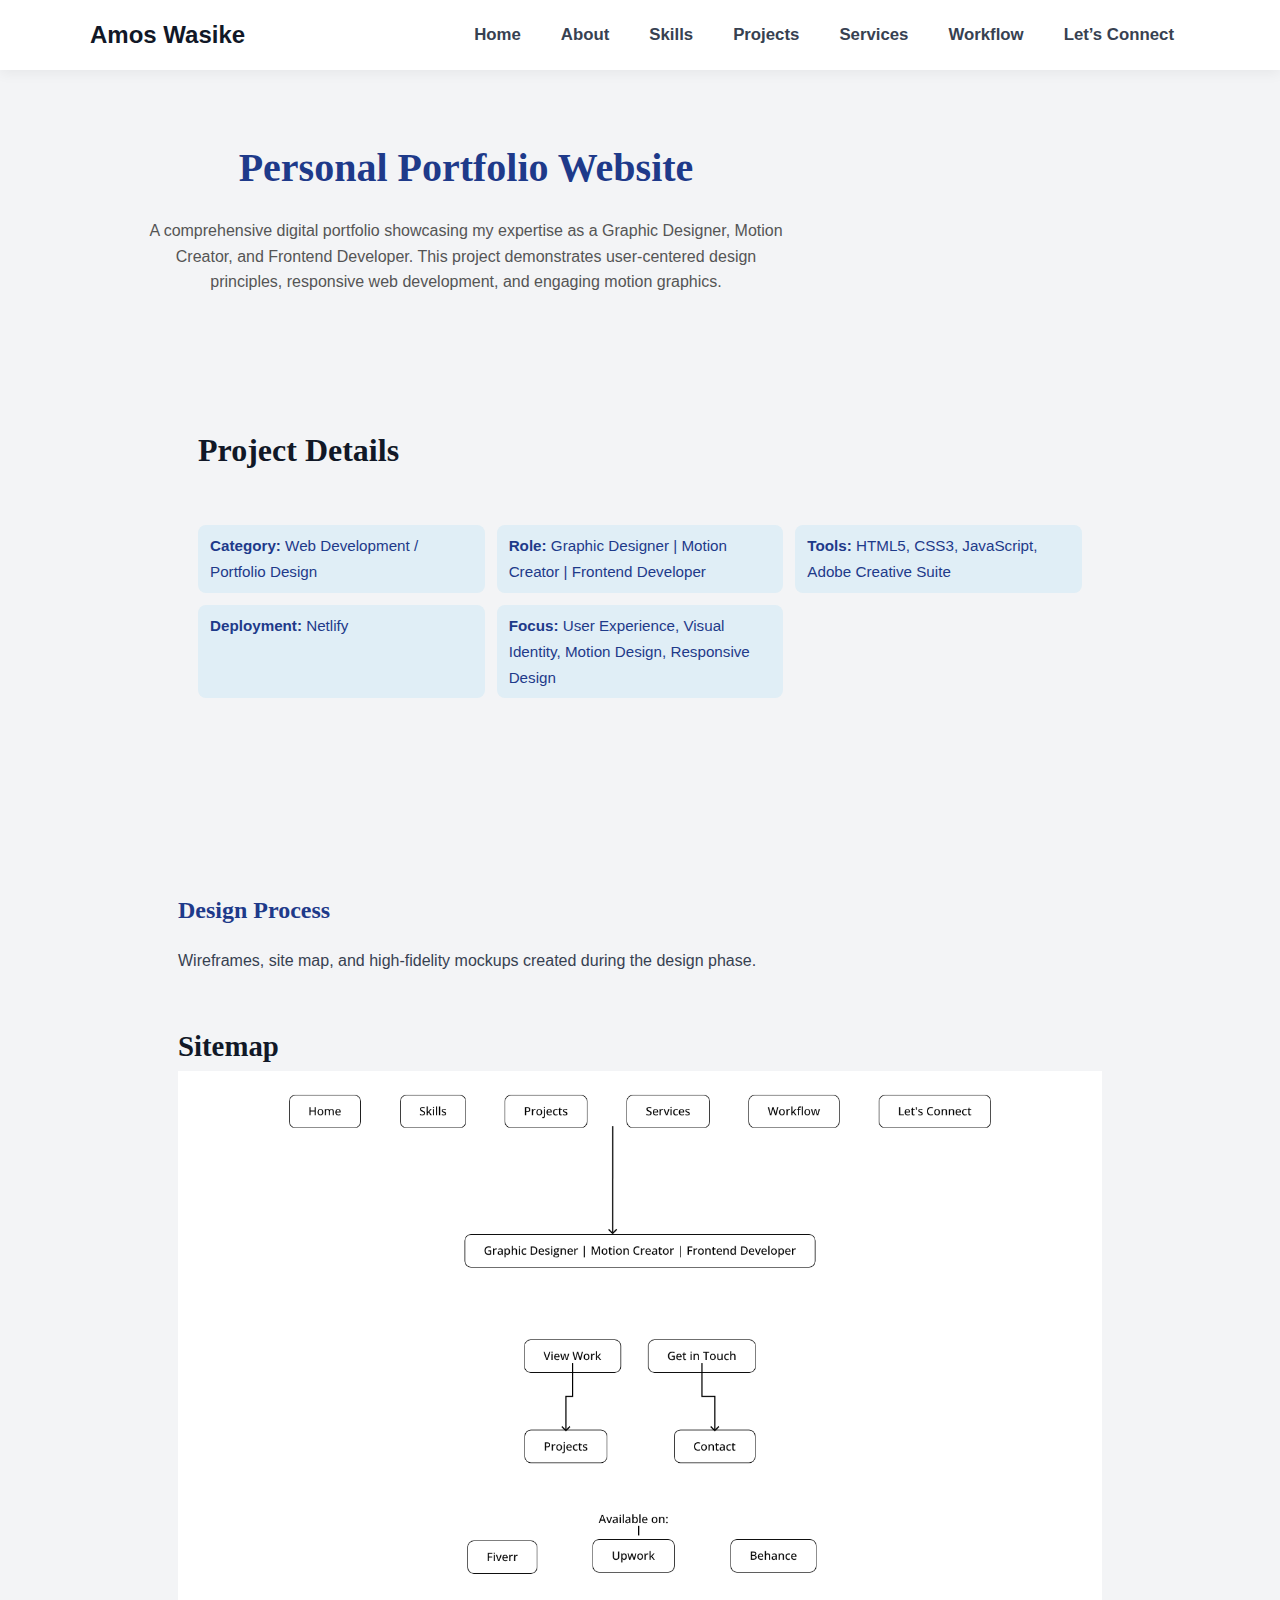
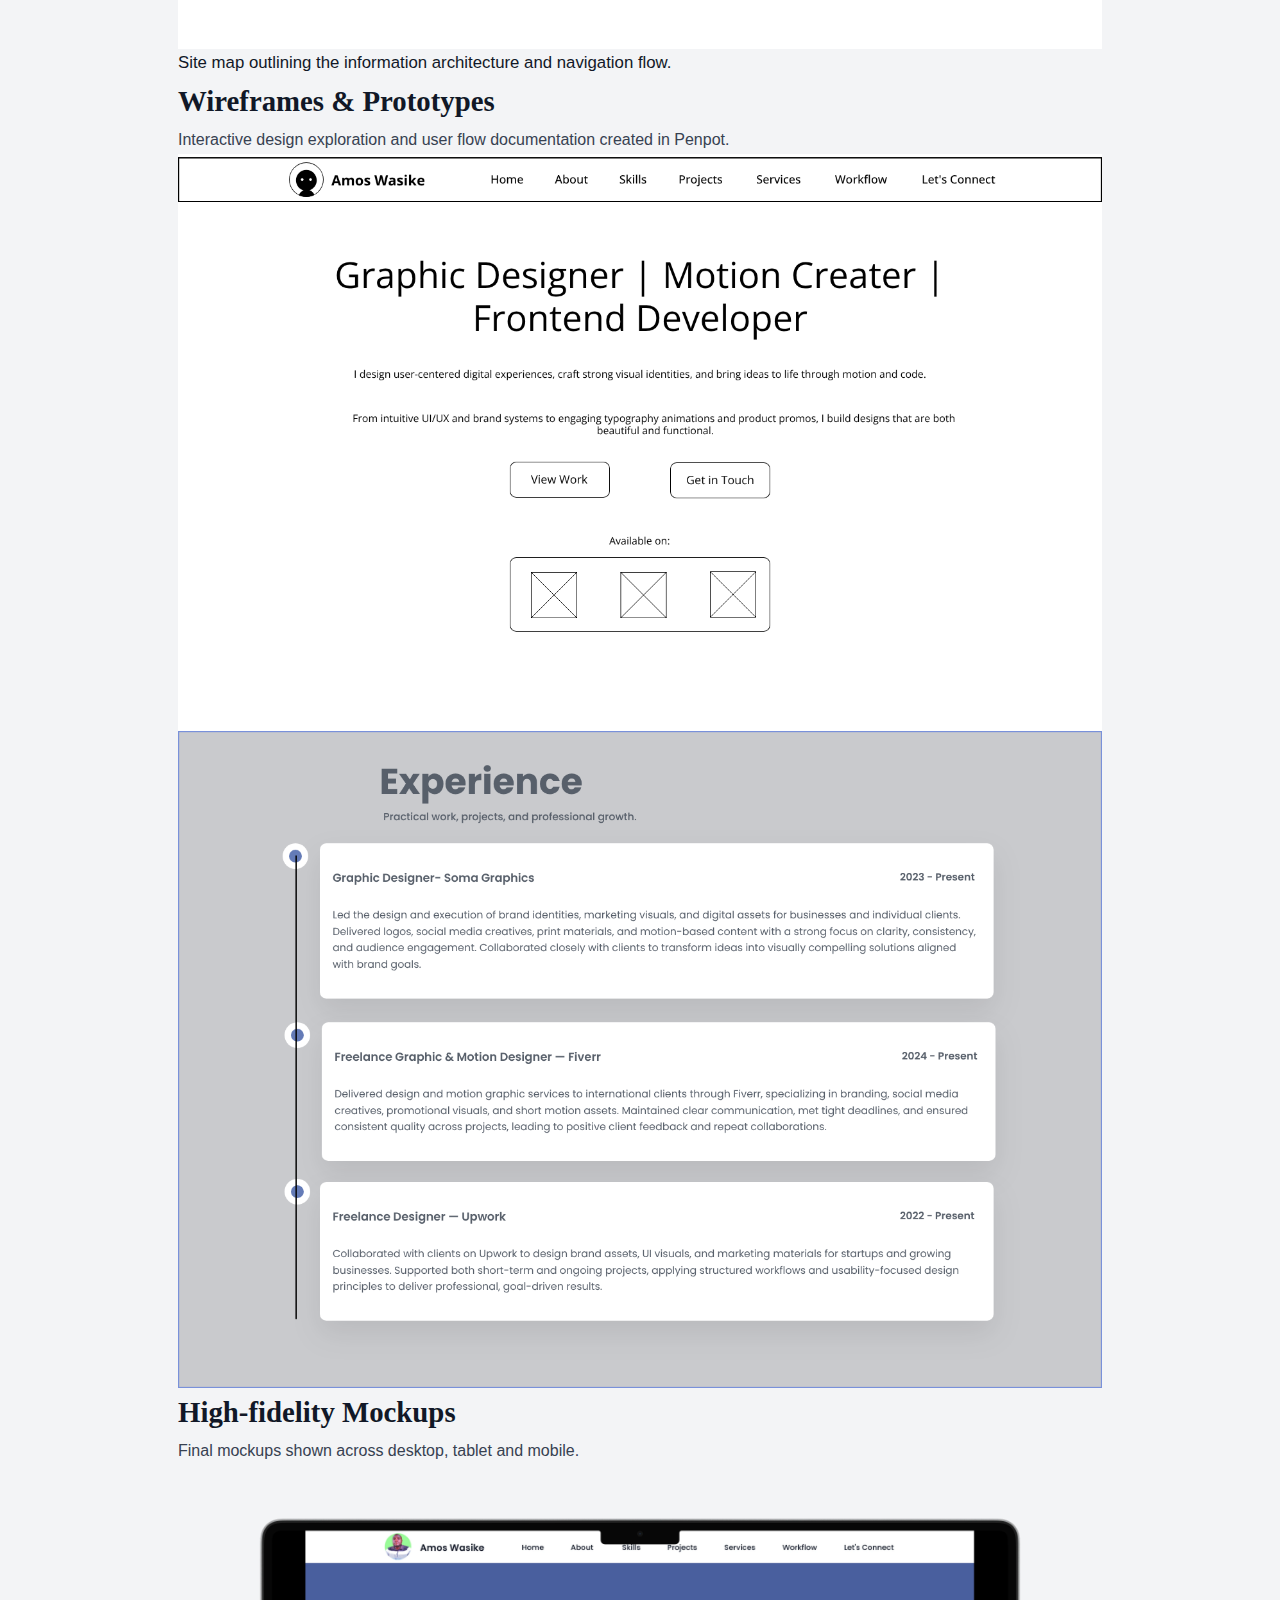
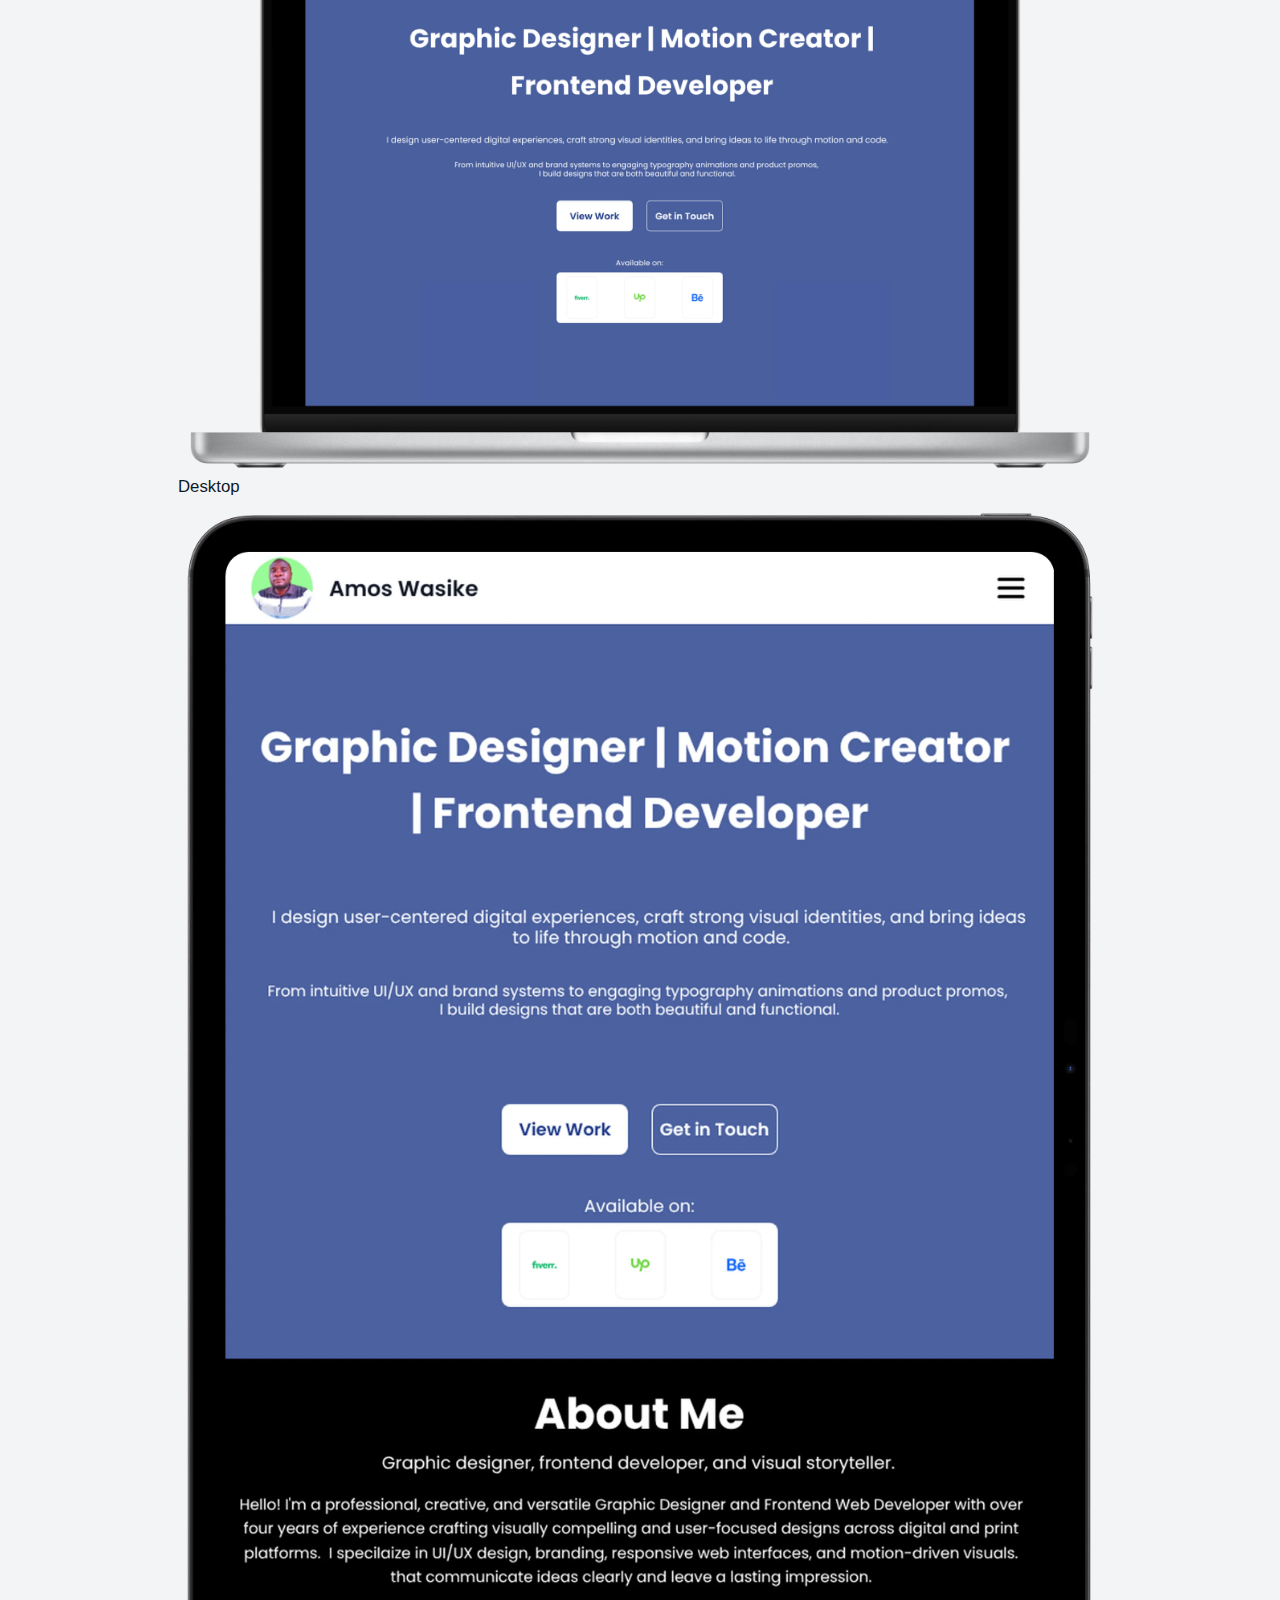
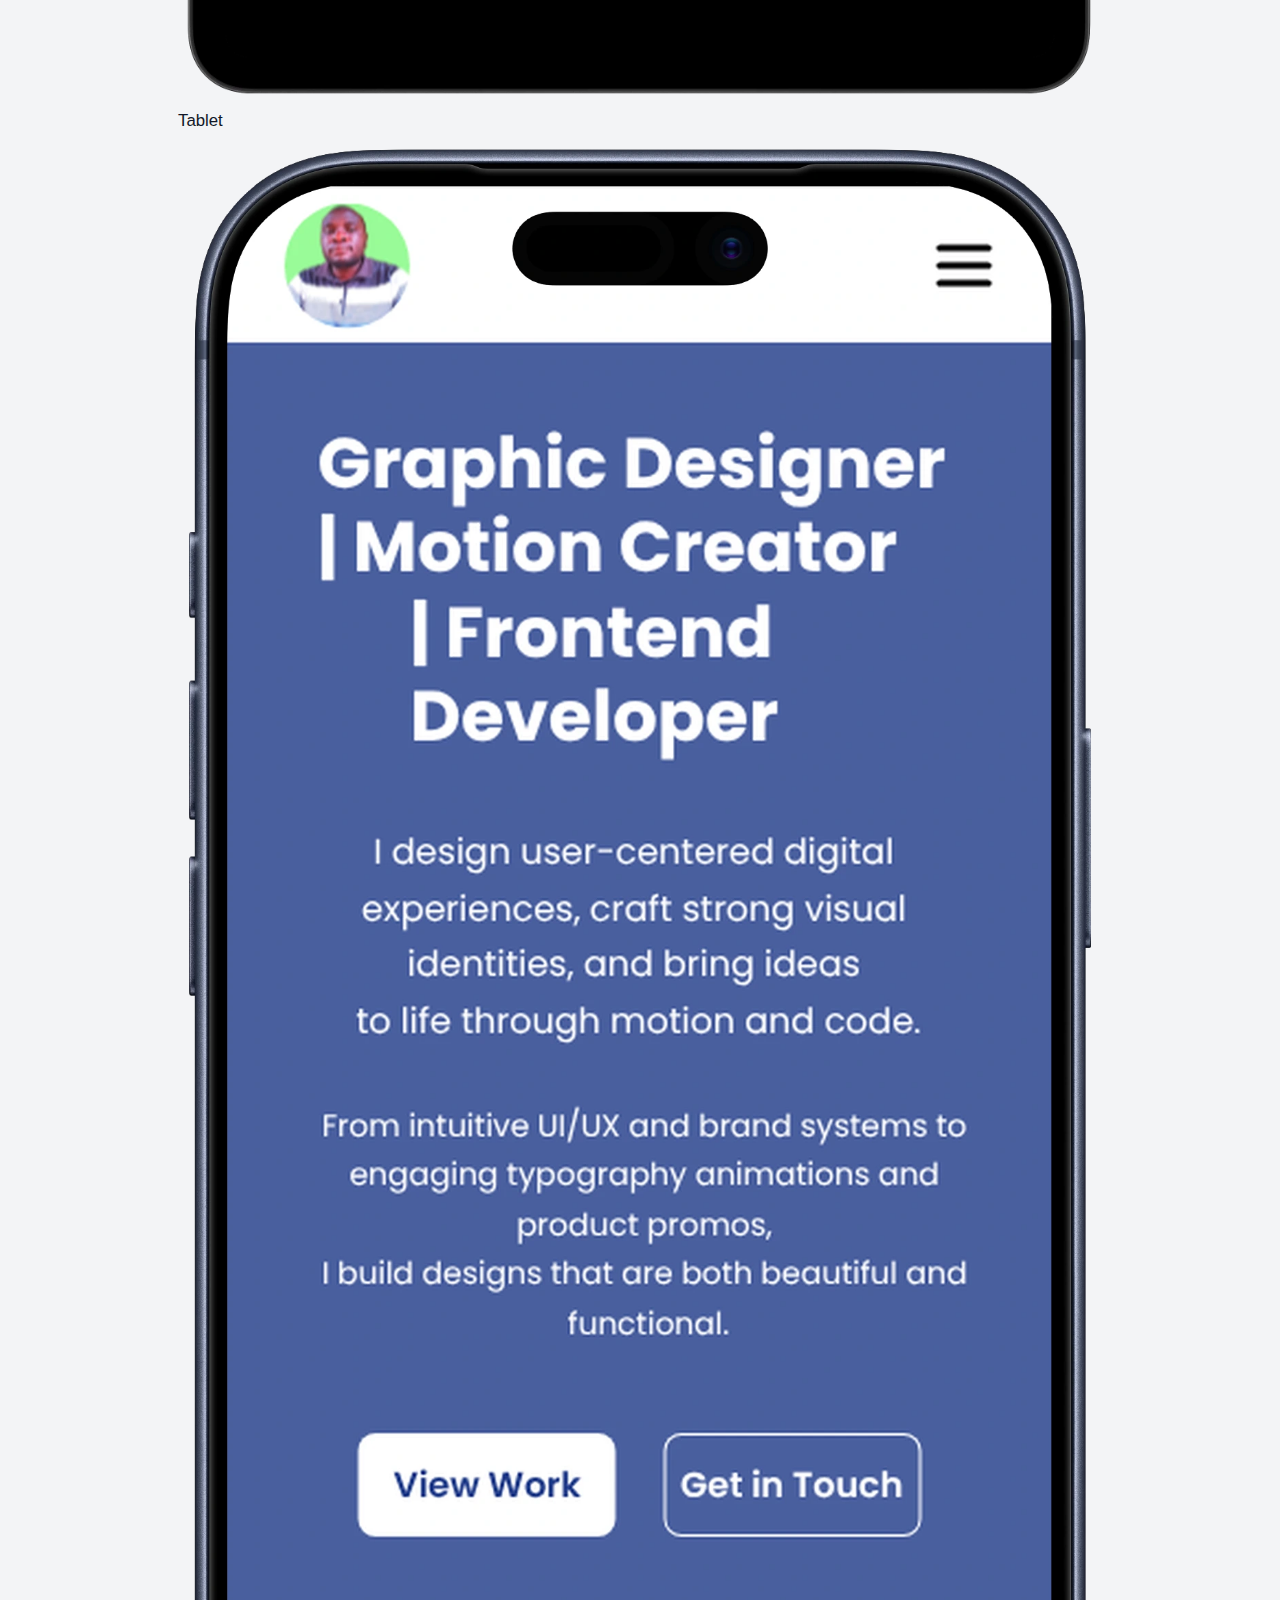
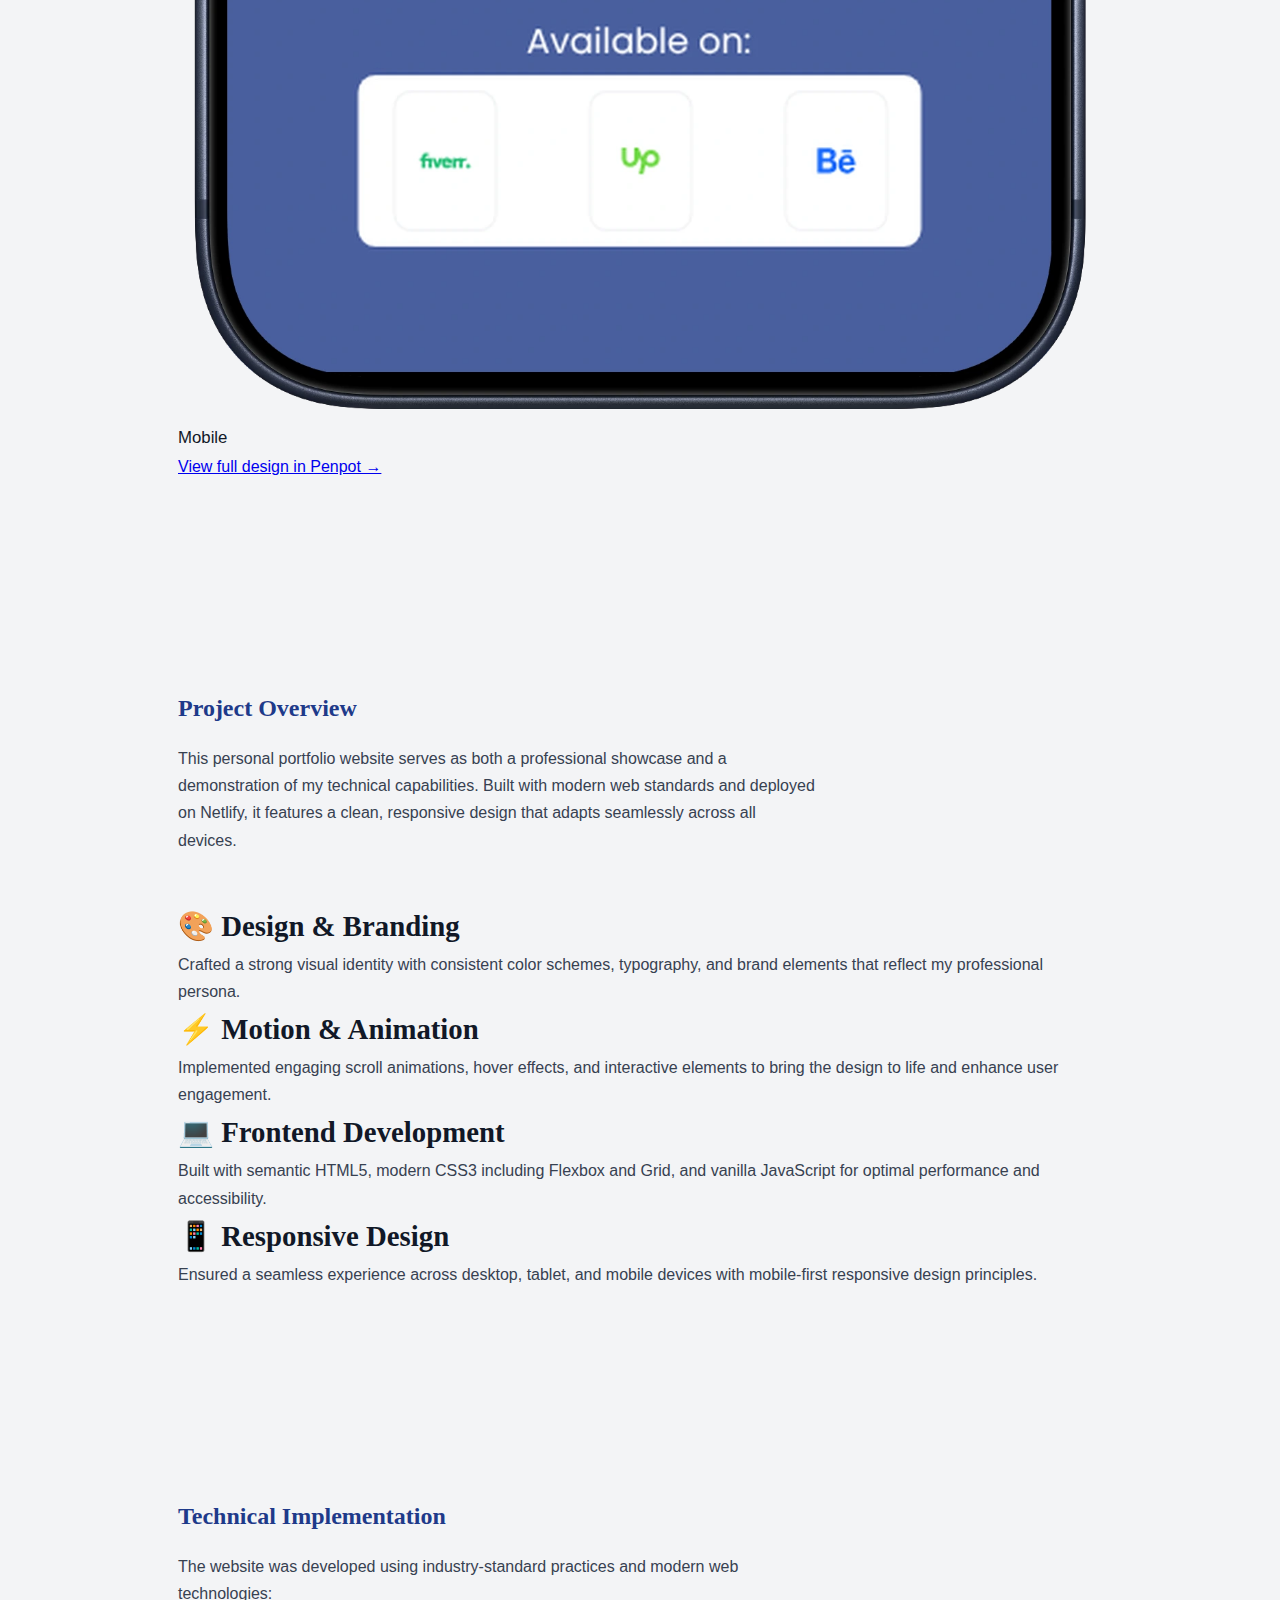
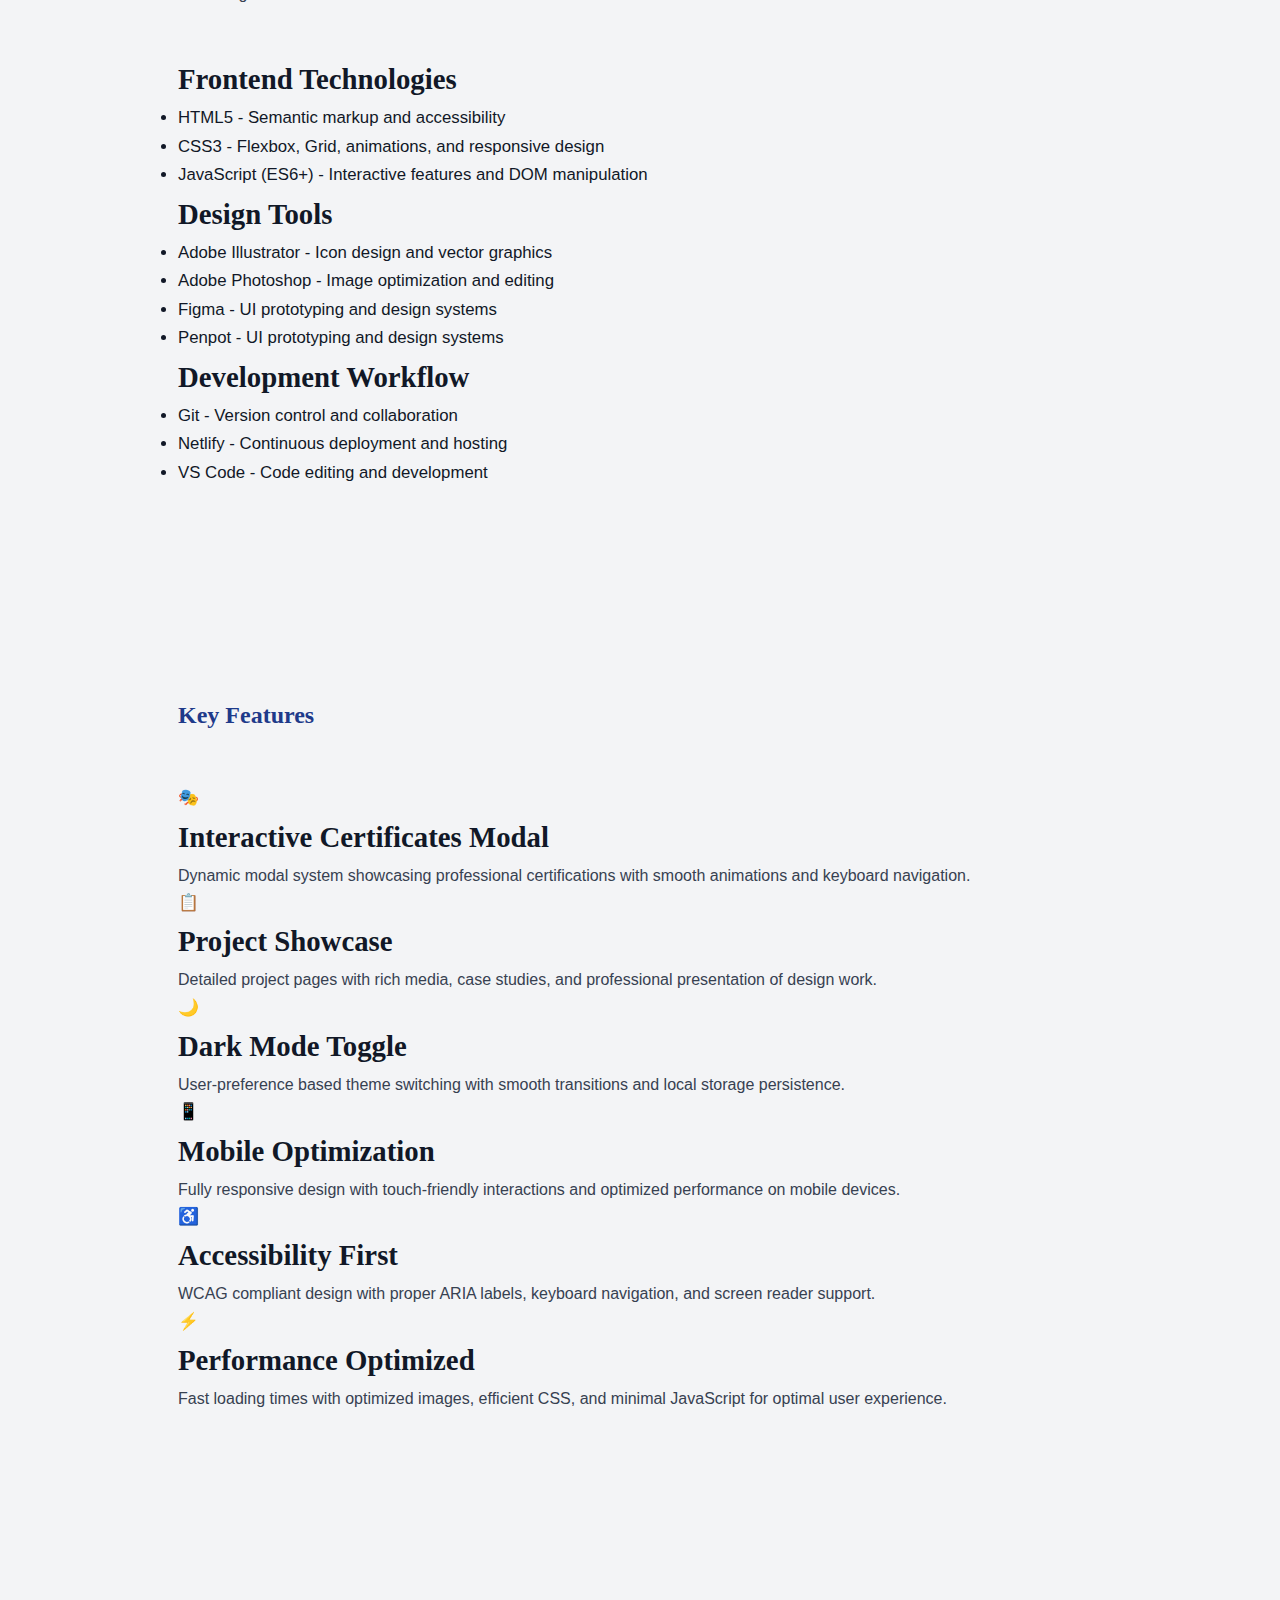
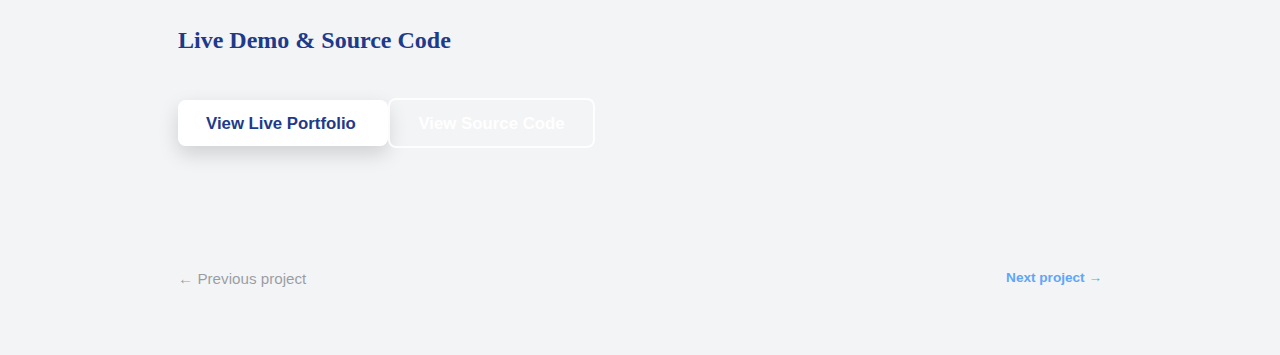
<file: project-details/personal-portfolio.html>
<!DOCTYPE html>
<html lang="en">
<head>
  <meta charset="UTF-8" />
  <meta name="viewport" content="width=device-width, initial-scale=1" />
  <title>Personal Portfolio Website | Amos Wasike</title>

  <meta
    name="description"
    content="Personal portfolio website showcasing graphic design, motion creation, and frontend development skills. Features responsive design, animations, and interactive elements."
  />

  <link rel="stylesheet" href="../assets/css/styles.css" />

  <link rel="icon" href="../assets/img/amos-wasike-profile.webp" type="image/webp" />
</head>

<body>
  <a class="skip-link" href="#main">Skip to main content</a>

<!-- Header & Navigation -->
<header class="site-header">
  <nav class="navigation" aria-label="Primary">
    <div class="logo">
      <a href="../index.html">Amos Wasike</a> <!-- link to homepage -->
    </div>

    <ul id="main-menu" class="nav-menu">
      <li><a href="../index.html">Home</a></li>
      <li><a href="../index.html#about">About</a></li>
      <li><a href="../index.html#skills">Skills</a></li>
      <li><a href="../index.html#projects">Projects</a></li>
      <li><a href="../index.html#services">Services</a></li>
      <li><a href="../index.html#workflow">Workflow</a></li>
      <li><a href="../index.html#contact">Let’s Connect</a></li>
    </ul>

    <!-- Mobile Menu Toggle -->
    <button class="nav-toggle"
            id="menu-button"
            aria-label="Toggle navigation"
            aria-expanded="false"
            aria-controls="main-menu">
      <span></span>
      <span></span>
      <span></span>
    </button>
  </nav>
</header>

<!-- Nav backdrop -->
<div class="nav-backdrop"></div>


  <main id="main" class="project-details">
    <div class="container">

    <!-- Project Hero -->
    <header class="project-hero">
      <div class="section-header">
        <h1>Personal Portfolio Website</h1>
        <p>
          A comprehensive digital portfolio showcasing my expertise as a Graphic Designer, Motion Creator, and Frontend Developer. This project demonstrates user-centered design principles, responsive web development, and engaging motion graphics.
        </p>
      </div>
    </header>

    <!-- Project Meta -->
    <section class="project-meta">
      <div class="container">
        <header class="section-header">
          <h2>Project Details</h2>
        </header>

        <ul>
          <li><strong>Category:</strong> Web Development / Portfolio Design</li>
          <li><strong>Role:</strong> Graphic Designer | Motion Creator | Frontend Developer</li>
          <li><strong>Tools:</strong> HTML5, CSS3, JavaScript, Adobe Creative Suite</li>
          <li><strong>Deployment:</strong> Netlify</li>
          <li><strong>Focus:</strong> User Experience, Visual Identity, Motion Design, Responsive Design</li>
        </ul>
      </div>
    </section>

    <!-- Design Process / Case Study -->
    <section class="project-section">
      <div class="container">
        <header class="section-header">
          <h2>Design Process</h2>
          <p>Wireframes, site map, and high-fidelity mockups created during the design phase.</p>
        </header>

        <h3>Sitemap</h3>
        <figure>
          <a href="../assets/design/personal-portfolio/site-map.webp" target="_blank" rel="noopener">
            <img src="../assets/design/personal-portfolio/site-map.webp" alt="Site map for personal portfolio" loading="lazy">
          </a>
          <figcaption>Site map outlining the information architecture and navigation flow.</figcaption>
        </figure>

        <h3>Wireframes & Prototypes</h3>
        <p>Interactive design exploration and user flow documentation created in Penpot.</p>
        <div class="thumb-grid">
          <a href="../assets/design/personal-portfolio/wireframe-01.webp" target="_blank" rel="noopener">
            <img src="../assets/design/personal-portfolio/wireframe-01.webp" alt="Wireframe 1" class="process-thumb" loading="lazy">
          </a>
          <a href="../assets/design/personal-portfolio/wireframe-02.webp" target="_blank" rel="noopener">
            <img src="../assets/design/personal-portfolio/wireframe-02.webp" alt="Wireframe 2" class="process-thumb" loading="lazy">
          </a>
        </div>

        <h3>High-fidelity Mockups</h3>
        <p>Final mockups shown across desktop, tablet and mobile.</p>
        <div class="mockup-grid" role="list" aria-label="Final mockups">
          <figure class="mockup-item" role="listitem">
            <a href="../assets/design/personal-portfolio/mockups/desktop-full.webp" target="_blank" rel="noopener">
              <img src="../assets/design/personal-portfolio/mockups/desktop-thumb.webp" alt="Desktop mockup" class="mockup-thumb" loading="lazy">
            </a>
            <figcaption class="mockup-caption">Desktop</figcaption>
          </figure>

          <figure class="mockup-item" role="listitem">
            <a href="../assets/design/personal-portfolio/mockups/tablet-full.webp" target="_blank" rel="noopener">
              <img src="../assets/design/personal-portfolio/mockups/tablet-thumb.webp" alt="Tablet mockup" class="mockup-thumb" loading="lazy">
            </a>
            <figcaption class="mockup-caption">Tablet</figcaption>
          </figure>

          <figure class="mockup-item" role="listitem">
            <a href="../assets/design/personal-portfolio/mockups/mobile-full.webp" target="_blank" rel="noopener">
              <img src="../assets/design/personal-portfolio/mockups/mobile-thumb.webp" alt="Mobile mockup" class="mockup-thumb" loading="lazy">
            </a>
            <figcaption class="mockup-caption">Mobile</figcaption>
          </figure>
        </div>

        <p>
          <a class="open-proto" href="https://design.penpot.app/#/view?file-id=5de02dba-212a-8144-8007-80502e20c869&page-id=5de02dba-212a-8144-8007-80502e20c86a&section=interactions&index=0&share-id=71bc4f81-468d-8163-8007-89bbdf1ead49" target="_blank" rel="noopener">View full design in Penpot →</a>
        </p>
      </div>
    </section>

    <!-- Project Overview -->
    <section class="project-section">
      <div class="container">
        <header class="section-header">
          <h2>Project Overview</h2>
          <p>
            This personal portfolio website serves as both a professional showcase and a demonstration of my technical capabilities. Built with modern web standards and deployed on Netlify, it features a clean, responsive design that adapts seamlessly across all devices.
          </p>
        </header>

        <div class="project-highlights">
          <div class="highlight-item">
            <h3>🎨 Design & Branding</h3>
            <p>Crafted a strong visual identity with consistent color schemes, typography, and brand elements that reflect my professional persona.</p>
          </div>

          <div class="highlight-item">
            <h3>⚡ Motion & Animation</h3>
            <p>Implemented engaging scroll animations, hover effects, and interactive elements to bring the design to life and enhance user engagement.</p>
          </div>

          <div class="highlight-item">
            <h3>💻 Frontend Development</h3>
            <p>Built with semantic HTML5, modern CSS3 including Flexbox and Grid, and vanilla JavaScript for optimal performance and accessibility.</p>
          </div>

          <div class="highlight-item">
            <h3>📱 Responsive Design</h3>
            <p>Ensured a seamless experience across desktop, tablet, and mobile devices with mobile-first responsive design principles.</p>
          </div>
        </div>
      </div>
    </section>

    <!-- Technical Implementation -->
    <section class="project-section">
      <div class="container">
        <header class="section-header">
          <h2>Technical Implementation</h2>
          <p>
            The website was developed using industry-standard practices and modern web technologies:
          </p>
        </header>

        <div class="tech-stack">
          <div class="tech-category">
            <h3>Frontend Technologies</h3>
            <ul>
              <li>HTML5 - Semantic markup and accessibility</li>
              <li>CSS3 - Flexbox, Grid, animations, and responsive design</li>
              <li>JavaScript (ES6+) - Interactive features and DOM manipulation</li>
            </ul>
          </div>

          <div class="tech-category">
            <h3>Design Tools</h3>
            <ul>
              <li>Adobe Illustrator - Icon design and vector graphics</li>
              <li>Adobe Photoshop - Image optimization and editing</li>
              <li>Figma - UI prototyping and design systems</li>
              <li>Penpot - UI prototyping and design systems</li>
            </ul>
          </div>

          <div class="tech-category">
            <h3>Development Workflow</h3>
            <ul>
              <li>Git - Version control and collaboration</li>
              <li>Netlify - Continuous deployment and hosting</li>
              <li>VS Code - Code editing and development</li>
            </ul>
          </div>
        </div>
      </div>
    </section>

    <!-- Key Features -->
    <section class="project-section">
      <div class="container">
        <header class="section-header">
          <h2>Key Features</h2>
        </header>

        <div class="features-grid">
          <div class="feature-card">
            <div class="feature-icon">🎭</div>
            <h3>Interactive Certificates Modal</h3>
            <p>Dynamic modal system showcasing professional certifications with smooth animations and keyboard navigation.</p>
          </div>

          <div class="feature-card">
            <div class="feature-icon">📋</div>
            <h3>Project Showcase</h3>
            <p>Detailed project pages with rich media, case studies, and professional presentation of design work.</p>
          </div>

          <div class="feature-card">
            <div class="feature-icon">🌙</div>
            <h3>Dark Mode Toggle</h3>
            <p>User-preference based theme switching with smooth transitions and local storage persistence.</p>
          </div>

          <div class="feature-card">
            <div class="feature-icon">📱</div>
            <h3>Mobile Optimization</h3>
            <p>Fully responsive design with touch-friendly interactions and optimized performance on mobile devices.</p>
          </div>

          <div class="feature-card">
            <div class="feature-icon">♿</div>
            <h3>Accessibility First</h3>
            <p>WCAG compliant design with proper ARIA labels, keyboard navigation, and screen reader support.</p>
          </div>

          <div class="feature-card">
            <div class="feature-icon">⚡</div>
            <h3>Performance Optimized</h3>
            <p>Fast loading times with optimized images, efficient CSS, and minimal JavaScript for optimal user experience.</p>
          </div>
        </div>
      </div>
    </section>

    <!-- Live Demo & Source -->
    <section class="project-section">
      <div class="container">
        <header class="section-header">
          <h2>Live Demo & Source Code</h2>
        </header>

        <div class="project-links">
          <a href="https://amoswasike-portfolio.netlify.app" target="_blank" class="btn btn-primary" rel="noopener">
            <i class="fas fa-external-link-alt"></i> View Live Portfolio
          </a>
          <a href="https://github.com/Amoswasike/amos-wasike-portfolio" target="_blank" class="btn btn-secondary" rel="noopener">
            <i class="fab fa-github"></i> View Source Code
          </a>
        </div>
      </div>
    </section>

    <!-- Project Navigation -->
   <nav class="project-nav" aria-label="Project navigation">
  <div class="container project-pagination">

    <!-- No previous project -->
    <span class="prev-project disabled">← Previous project</span>
    <!-- Next project -->
    <a href="logo-design.html" class="next-project">Next project →</a>

  </div>
</nav>


    </div>
  </main>

  <!-- Back to Top Button -->

  <button id="backToTop" aria-label="Back to top">↑</button>

  <!-- =========================
    Scripts
 ========================= -->

  <script src="../assets/js/main.js"></script>


</body>
</html>
</file>
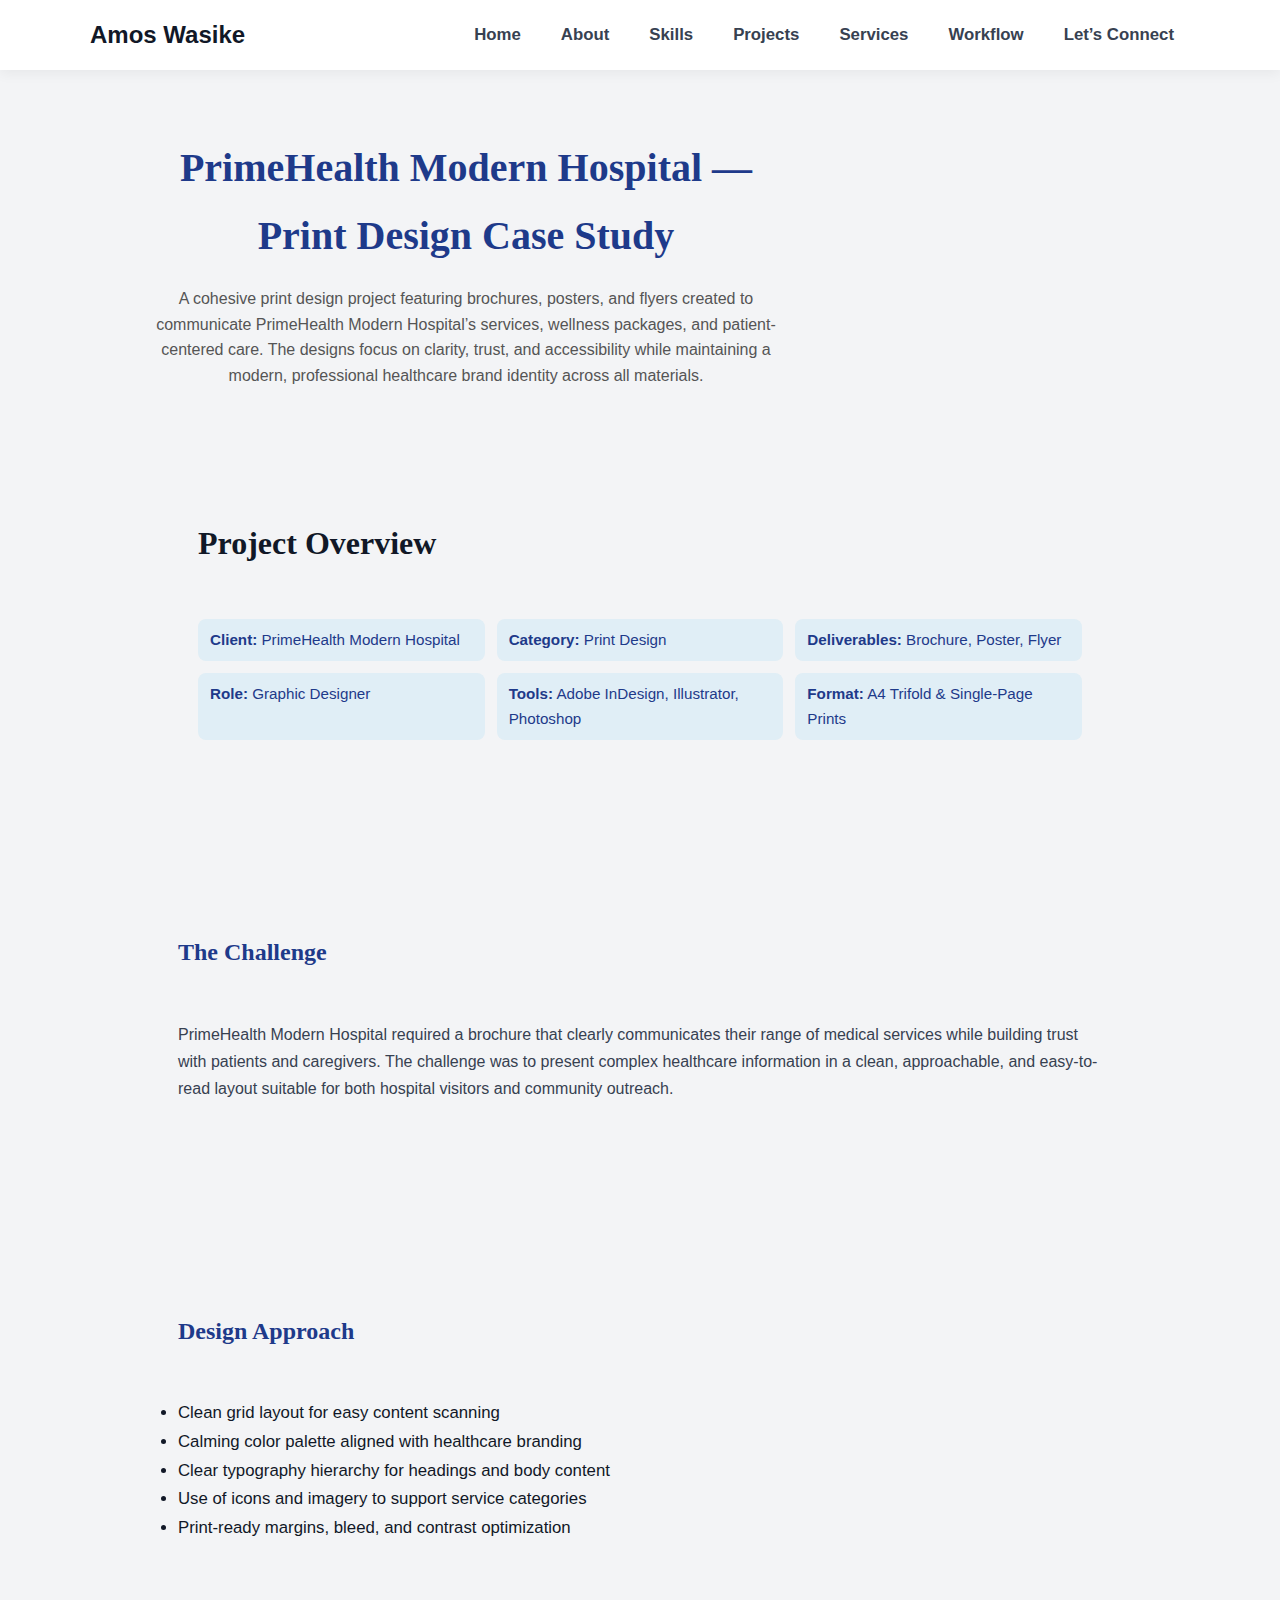
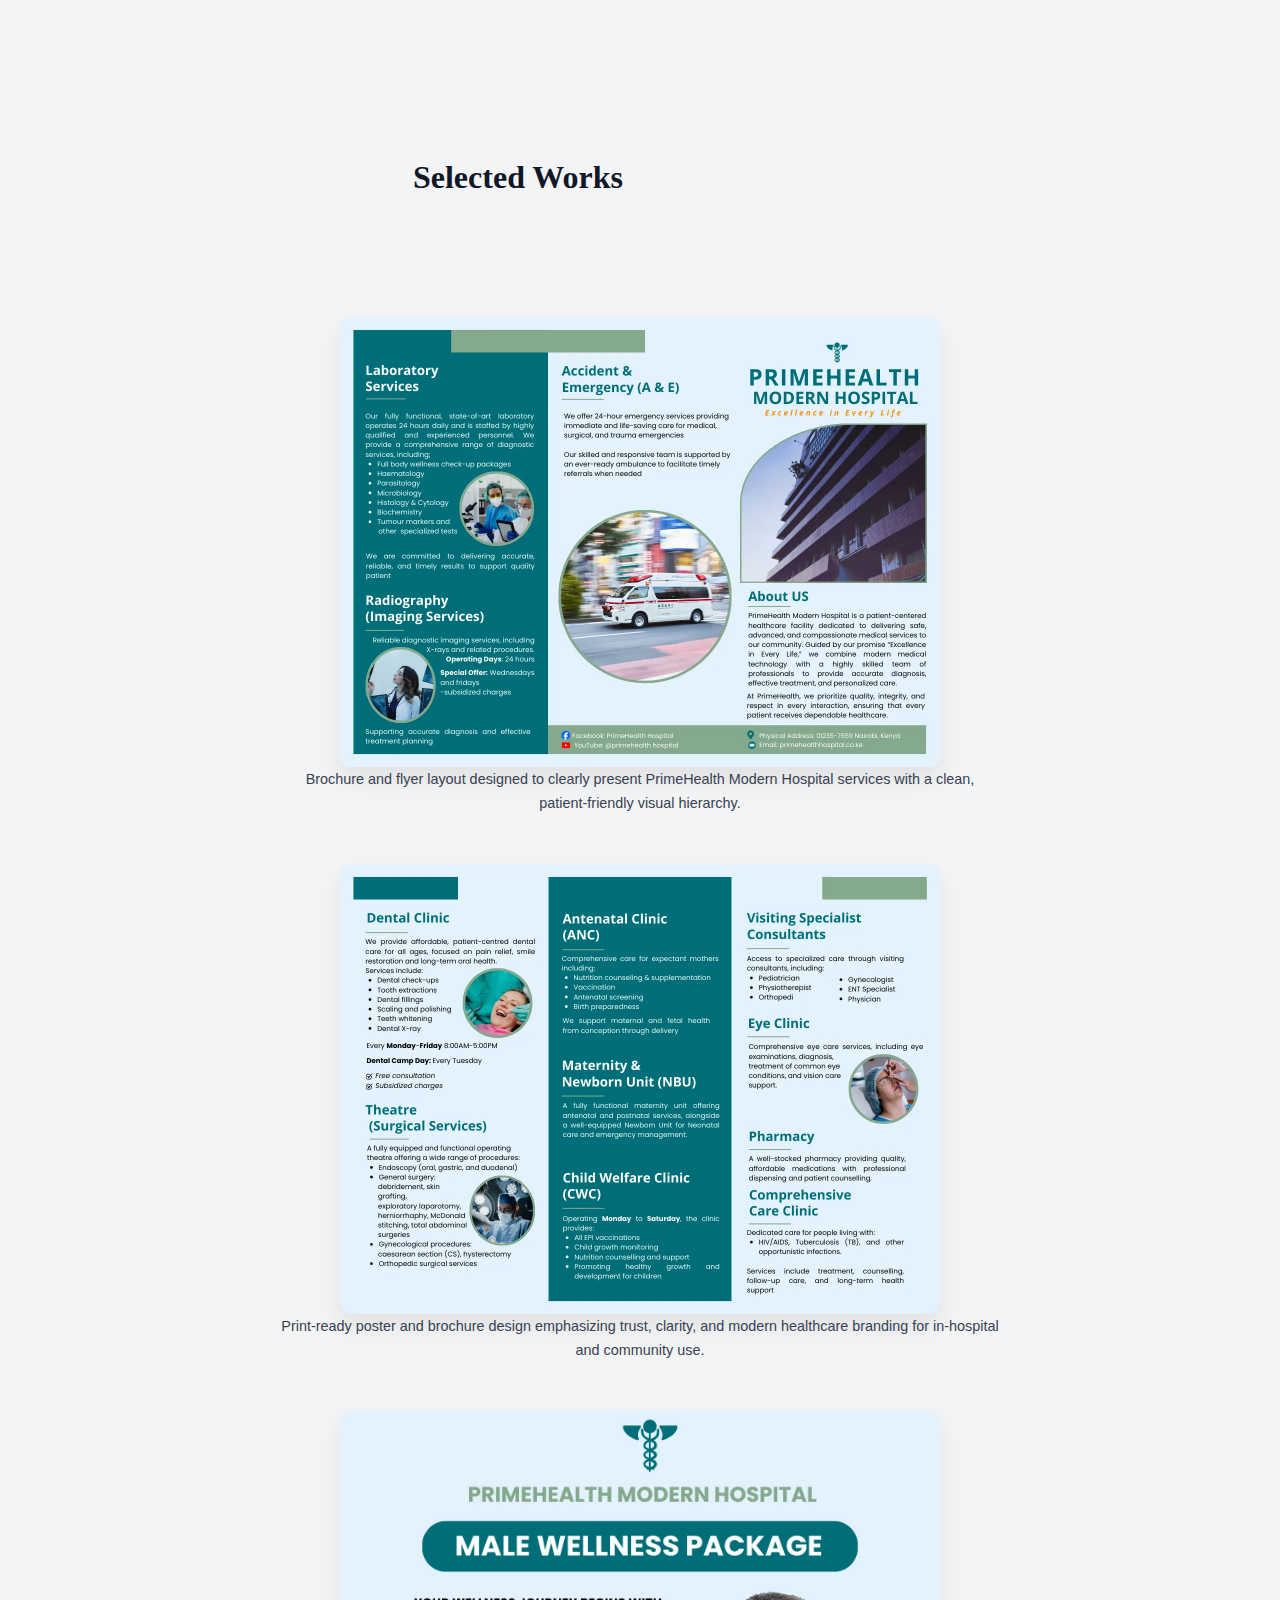
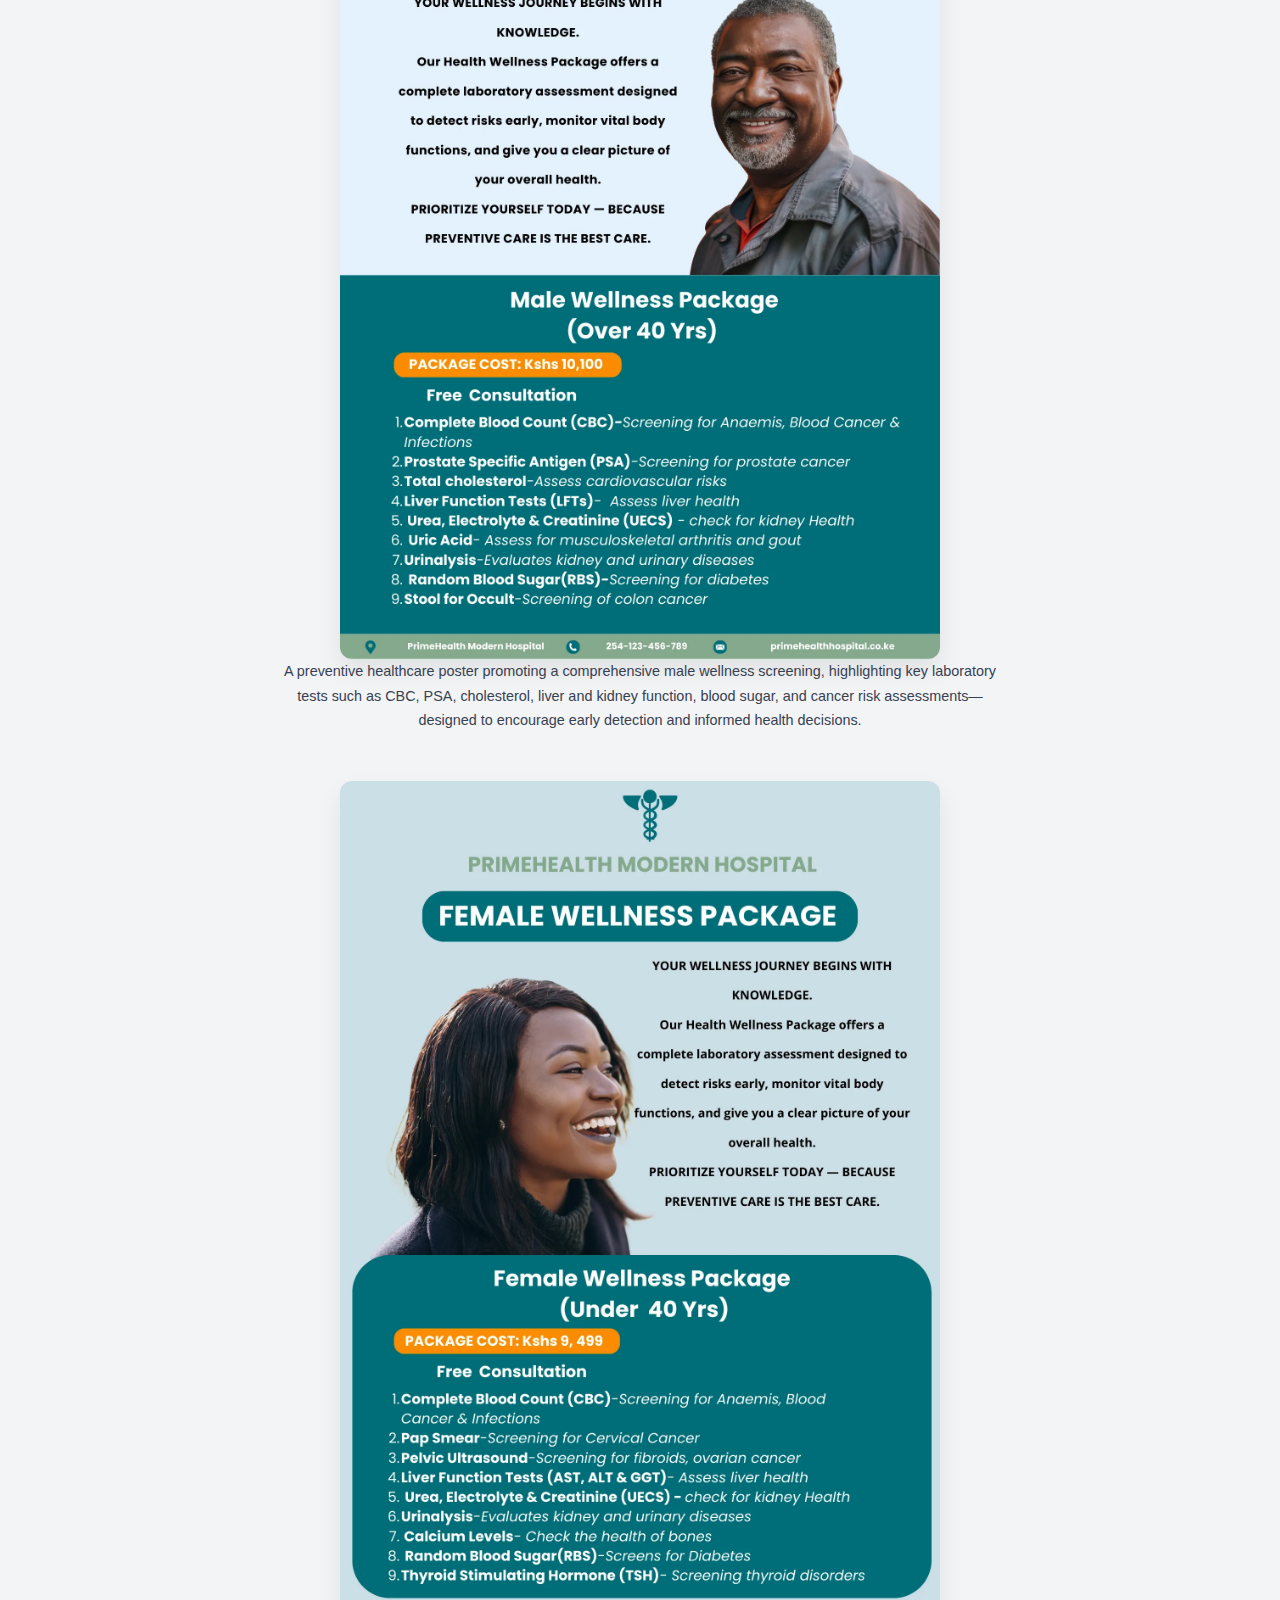
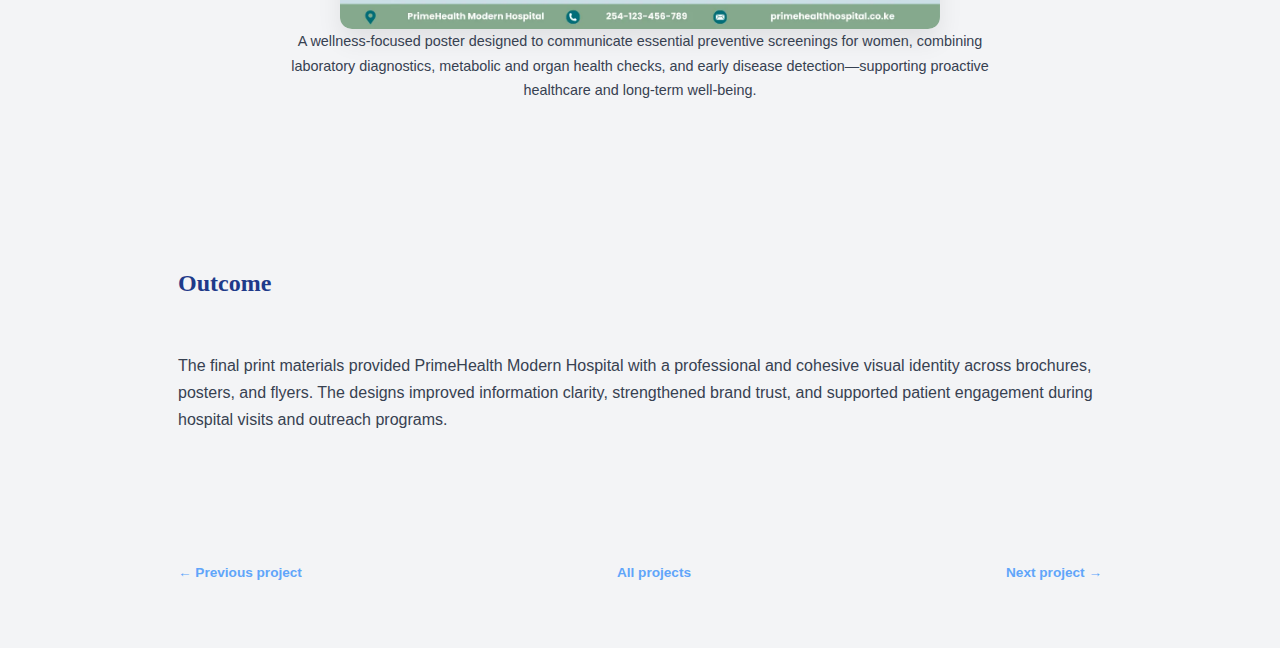
<file: project-details/print-design.html>
<!DOCTYPE html>
<html lang="en">
<head>
  <meta charset="UTF-8" />
  <meta name="viewport" content="width=device-width, initial-scale=1" />
  <title>PrimeHealth Modern Hospital Brochure Design | Print Design Case Study</title>

<meta name="description"
      content="A print design case study featuring brochure, poster, and flyer designs created for PrimeHealth Modern Hospital. Focused on clarity, trust, and modern healthcare branding." />

<meta name="author" content="Amos Wasike" />
<meta name="robots" content="index, follow" />

<!-- Open Graph / Facebook -->
<meta property="og:type" content="website" />
<meta property="og:title" content="PrimeHealth Modern Hospital — Print Design Case Study" />
<meta property="og:image" content="https://amoswasike.github.io/amos-wasike-portfolio/assets/projects/primehealth-print-design-thumbnail.webp" />
<meta property="og:url" content="https://amoswasike.github.io/amos-wasike-portfolio/project-details/print-design.html" />
<meta property="og:site_name" content="Amos Wasike Portfolio" />



  <link rel="stylesheet" href="../assets/css/styles.css" />

  <link rel="icon" href="../assets/img/amos-wasike-profile.webp" type="image/webp" />

  <!-- JSON-LD Schema for SEO -->
  <script type="application/ld+json">
  {
    "@context": "https://schema.org",
    "@type": "CreativeWork",
    "name": "PrimeHealth Modern Hospital Brochure Design",
    "description": "A print design case study featuring brochure, poster, and flyer designs created for PrimeHealth Modern Hospital.",
    "author": {
      "@type": "Person",
      "name": "Amos Wasike"
    },
    "creator": {
      "@type": "Person",
      "name": "Amos Wasike"
    },
    "about": [
      "Print Design",
      "Healthcare Branding",
      "Brochure Design",
      "Poster Design",
      "Flyer Design"
    ],
    "image": "https://amoswasike.github.io/amos-wasike-portfolio/assets/projects/primehealth-print-design-thumbnail.webp",
    "url": "https://amoswasike.github.io/amos-wasike-portfolio/project-details/print-design.html"
  </script>
</head>

<body>
  <a class="skip-link" href="#main">Skip to main content</a>

<!-- Header & Navigation -->
<header class="site-header">
  <nav class="navigation" aria-label="Primary">
    <div class="logo">
      <a href="../index.html">Amos Wasike</a> <!-- link to homepage -->
    </div>

    <ul id="main-menu" class="nav-menu">
      <li><a href="../index.html">Home</a></li>
      <li><a href="../index.html#about">About</a></li>
      <li><a href="../index.html#skills">Skills</a></li>
      <li><a href="../index.html#projects">Projects</a></li>
      <li><a href="../index.html#services">Services</a></li>
      <li><a href="../index.html#workflow">Workflow</a></li>
      <li><a href="../index.html#contact">Let’s Connect</a></li>
    </ul>

    <!-- Mobile Menu Toggle -->
    <button class="nav-toggle"
            id="menu-button"
            aria-label="Toggle navigation"
            aria-expanded="false"
            aria-controls="main-menu">
      <span></span>
      <span></span>
      <span></span>
    </button>
  </nav>
</header>

<!-- Nav backdrop -->
<div class="nav-backdrop"></div>


  <main id="main" class="project-details">
    <div class="container">

   <!-- Project Hero -->
<header class="project-hero">
  <div class="section-header">
    <h1>PrimeHealth Modern Hospital — Print Design Case Study</h1>
    <p>
      A cohesive print design project featuring brochures, posters, and flyers
      created to communicate PrimeHealth Modern Hospital’s services, wellness
      packages, and patient-centered care. The designs focus on clarity, trust,
      and accessibility while maintaining a modern, professional healthcare
      brand identity across all materials.
    </p>
  </div>
</header>



    <!-- Project Meta -->
    <section class="project-meta">
  <div class="container">
    <header class="section-header">
      <h2>Project Overview</h2>
    </header>

    <ul>
      <li><strong>Client:</strong> PrimeHealth Modern Hospital</li>
      <li><strong>Category:</strong> Print Design</li>
      <li><strong>Deliverables:</strong> Brochure, Poster, Flyer</li>
      <li><strong>Role:</strong> Graphic Designer</li>
      <li><strong>Tools:</strong> Adobe InDesign, Illustrator, Photoshop</li>
      <li><strong>Format:</strong> A4 Trifold & Single-Page Prints</li>
    </ul>
  </div>
</section>


    <!-- Design Challenge -->
   <section class="project-section">
  <div class="container">
    <header class="section-header">
      <h2>The Challenge</h2>
    </header>

    <p>
      PrimeHealth Modern Hospital required a brochure that clearly communicates
      their range of medical services while building trust with patients and
      caregivers. The challenge was to present complex healthcare information in a
      clean, approachable, and easy-to-read layout suitable for both hospital
      visitors and community outreach.
    </p>
  </div>
</section>

    <!-- Design Approach -->

<section class="project-section">
  <div class="container">
    <header class="section-header">
      <h2>Design Approach</h2>
    </header>

    <ul>
      <li>Clean grid layout for easy content scanning</li>
      <li>Calming color palette aligned with healthcare branding</li>
      <li>Clear typography hierarchy for headings and body content</li>
      <li>Use of icons and imagery to support service categories</li>
      <li>Print-ready margins, bleed, and contrast optimization</li>
    </ul>
  </div>
</section>



    <!-- Visual Gallery -->
    <section class="project-gallery">
      <div class="container">
        <header class="section-header">
          <h2>Selected Works</h2>
        </header>

        
    <figure>
      <img
        src="../assets/projects/print-design-case-study.webp"
        alt="PrimeHealth Modern Hospital brochure and flyer print design layout"
        loading="lazy" />
      <figcaption>
        Brochure and flyer layout designed to clearly present PrimeHealth Modern
        Hospital services with a clean, patient-friendly visual hierarchy.
      </figcaption>
    </figure>

    <figure>
      <img
        src="../assets/projects/print-design-case-study-1.webp"
        alt="PrimeHealth Modern Hospital healthcare poster and brochure design"
        loading="lazy" />
      <figcaption>
        Print-ready poster and brochure design emphasizing trust, clarity, and
        modern healthcare branding for in-hospital and community use.
      </figcaption>
    </figure>

    <figure>
      <img
        src="../assets/projects/poster-case-study.webp"
        alt="PrimeHealth Modern Hospital healthcare poster and brochure design"
        loading="lazy" />
      <figcaption>
       A preventive healthcare poster promoting a comprehensive male wellness screening,
        highlighting key laboratory tests such as CBC, PSA, cholesterol, liver and kidney 
        function, blood sugar, and cancer risk assessments—designed to encourage early 
        detection and informed health decisions.

      </figcaption>
    </figure>

     <figure>
      <img
        src="../assets/projects/poster-case-study-1.webp"
        alt="PrimeHealth Modern Hospital healthcare poster and brochure design"
        loading="lazy" />
      <figcaption>
       A wellness-focused poster designed to communicate essential preventive screenings 
       for women, combining laboratory diagnostics, metabolic and organ health checks,
        and early disease detection—supporting proactive healthcare and long-term well-being.

      </figcaption>
    </figure>
   
      </div>
    </section>

    <section class="project-section">
  <div class="container">
    <header class="section-header">
      <h2>Outcome</h2>
    </header>

    <p>
      The final print materials provided PrimeHealth Modern Hospital with a
      professional and cohesive visual identity across brochures, posters, and
      flyers. The designs improved information clarity, strengthened brand trust,
      and supported patient engagement during hospital visits and outreach
      programs.
    </p>
  </div>
</section>


  <!-- Project Navigation -->  
<nav class="project-nav" aria-label="Project navigation">
  <div class="container project-pagination">
    
    <!-- Previous project -->
    <a href="logo-design.html" class="prev-project">← Previous project</a>

    <!-- All projects -->
    <a href="../index.html#projects" class="all-projects">All projects</a>

    <!-- Next project -->
   <a href="brand-identity-hyper-coffee.html" class="next-project">Next project →</a>

  </div>
</nav>


    </div>
  </main>

  <!-- Back to Top Button -->
   
  <button id="backToTop" aria-label="Back to top">↑</button>

  <!-- =========================
    Scripts
 ========================= -->

  <script src="../assets/js/main.js"></script>


</body>
</html>
</file>
<file: assets/css/styles.css>
/* =========================
  CSS VARIABLES
========================= */
:root {
 --font-heading: Georgia, "Times New Roman", Times, serif;
 --font-body: "Segoe UI", "Helvetica Neue", Arial, sans-serif;

  --fs-h1: clamp(2rem, 5vw, 3.5rem);
  --fs-h2: clamp(1.6rem, 4vw, 2.6rem);
  --fs-h3: clamp(1.3rem, 3vw, 1.8rem);
  --fs-body: clamp(0.95rem, 2.5vw, 1.05rem);
  --fs-small: clamp(0.85rem, 2vw, 0.95rem);


 --bg-primary: #F3F4F6;
 --bg-secondary: #FFFFFF;


 --color-primary: #1E3A8A;
 --color-secondary: #38BDF8;
 --color-accent: #F87171;
 --accent-strong: #60A5FA; /* primary accent */


 --text-primary: #111827;
 --text-secondary: #374151;
 --text-muted: #575F6A; /* darkened to meet WCAG AA on light backgrounds */


 --gradient-primary: linear-gradient(135deg,
   rgba(30, 58, 138, 0.8) 0%,
   rgba(56, 189, 248, 0.8) 100%);

 --radius: 8px;
 --section-gap: 5rem;
 --container-width: 1100px;
 --nav-height: 70px;
 --cert-card-bg: rgba(255, 255, 255, 0.85);
  --cert-border: rgba(0, 0, 0, 0.06);

/* Font families for project details page */
   --font-primary: "Poppins", system-ui, sans-serif;

  /* Font sizes */
  --text-h1: clamp(2rem, 4vw, 2.75rem);
  --text-h2: 1.75rem;
  --text-h3: 1.25rem;
  --text-body: 0.95rem;
  --text-caption: 0.8rem;

  /* Line heights */
  --lh-tight: 1.2;
  --lh-normal: 1.6;

  /* Letter spacing */
  --ls-tight: -0.02em;
}


.dark-mode {
 --bg-primary: #111827;
 --bg-secondary: #1F2937;
 --text-primary: #F3F4F6;
 --text-secondary: #D1D5DB;
 --text-muted: #9CA3AF;
 --color-primary: #60A5FA;
}

[data-theme="light"] {
  --accent-strong: #2563EB; /* deeper blue for light bg */
}

/* Focus styles */
:focus-visible {
outline: 3px solid #2563EB;
outline-offset: 3px;
border-radius: 6px;
}

:focus:not(:focus-visible) {
outline: none;
}


/* =========================
  RESET & BASE
========================= */
*, *::before, *::after {
 box-sizing: border-box;
 margin: 0;
 padding: 0;
}
img {
  max-width: 100%;
  height: auto;
  display: block;
}

/* Prevent layout overflow everywhere */
section {
  overflow-x: hidden;
}
/* Button tap highlight removal */

button {
  -webkit-tap-highlight-color: transparent;
}

button:active {
  transform: scale(0.97);
}

/* Smooth scrolling for anchor links */
html { scroll-behavior: smooth; }

/* =========================
   GLOBAL SCROLL REVEAL
========================= */

.reveal {
  opacity: 0;
  transform: translateY(32px);
  transition:
    opacity 0.6s ease,
    transform 0.6s ease;
  will-change: opacity, transform;
}

.reveal.is-visible {
  opacity: 1;
  transform: translateY(0);
}

/* Skip Link Styling */

.skip-link {
position: absolute;
left: -999px;
top: auto;
background: #111827;
color: #fff;
padding: 0.5rem 0.75rem;
z-index: 10000;
border-radius: 6px;
text-decoration: none;
}
.skip-link:focus,
.skip-link:focus-visible {
left: 1rem;
top: 1rem;
}




body {
 font-family: var(--font-body);
 background-color: var(--bg-primary);
 color: var(--text-primary);
 line-height: 1.7;
 font-size: var(--fs-body);
}
/* Prevent horizontal overflow globally */
html, body {
  max-width: 100%;
  overflow-x: hidden;
}
.container {
  width: min(100%, 1100px);
  margin-inline: auto;
  padding-inline: clamp(1rem, 4vw, 2rem);
}

h1, h2, h3 {
 font-family: var(--font-heading);
}

h1 { font-size: var(--fs-h1); }
h2 { font-size: var(--fs-h2); }
h3 { font-size: var(--fs-h3); }
p, li { font-size: var(--fs-body); }
span { font-size: var(--fs-small); }


section {
 padding: var(--section-gap) 1.25rem;
}


/* =========================
  GLOBAL GRID CONTAINER
========================= */
section,
.site-header,
.site-footer {
 display: grid;
 place-items: center;
}


.hero-content,
.content-wrapper,
.skills-container,
.projects-grid,
.services-list,
.workflow-steps,
.contact-form,
.navigation {
 width: min(100%, var(--container-width));
}


/* =========================
  HEADER & NAVIGATION
========================= */
.site-header {
 position: sticky;
 top: 0;
 z-index: 1000;
 height: var(--nav-height);
 background: var(--bg-secondary);
 box-shadow: 0 4px 12px rgba(0,0,0,0.05);
}


.navigation {
 display: flex;
 justify-content: space-between;
 align-items: center;
}


.logo a {
 font-size: 1.5rem;
 font-weight: 700;
 text-decoration: none;
 color: var(--text-primary);
}


.nav-menu {
 display: flex;
 gap: 0.5rem;
 list-style: none;
 align-items: center;

}


.nav-menu a {
 text-decoration: none;
 color: var(--text-secondary);
 font-weight: 600;
 position: relative;
 padding: 0.5rem 1rem;
 border-radius: var(--radius);
 transition: all .3s ease;
 display: inline-block;
}

/* Active link styling */
.nav-menu a.active {
  color: var(--accent-strong);
  font-weight: 600;
  text-decoration: underline;
}

.nav-menu a:hover {
  background-color: var(--color-primary);
  color: #FFFFFF;
}


.nav-menu a::after {
 content: "";
 position: absolute;
 bottom: 6px;
 left: 1rem;
 height: 2px;
 width: 0;
 background: var(--color-secondary);
 transition: width .3s ease;

}


.nav-menu a:hover::after {
width: calc(100% - 2rem);
}

/* Brand with profile */
.brand {
  display: flex;
  align-items: center;
  gap: 0.5rem;
  text-decoration: none;
}

.profile-pic {
  width: 40px;
  height: 40px;
  border-radius: 50%;
  object-fit: cover;
  transition: transform 0.3s ease;
}

.profile-pic:hover {
  transform: scale(1.1);
}

.brand-name {
  font-weight: 700;
  font-size: 1.25rem;
  color: var(--text-primary);
}

/* Hide brand name on small screens */
@media (max-width: 480px) {
  .brand-name {
    display: none;
  }
}




/* Mobile Menu Toggle Button */
.nav-toggle {
  display: none;
  background: none;
  border: none;
  cursor: pointer;
  padding: 0.5rem;
}
/* Mobile Menu Toggle Spans */

.nav-toggle span {
  display: block;
  width: 24px;
  height: 2px;
  margin: 4px 0;
  background: var(--text-primary);
  transition: transform 0.3s ease, opacity 0.3s ease;
}
/* Nav Toggle Active State */
.nav-toggle.active span:nth-child(1) {
  transform: translateY(6px) rotate(45deg);
}

.nav-toggle.active span:nth-child(2) {
  opacity: 0;
}

.nav-toggle.active span:nth-child(3) {
  transform: translateY(-6px) rotate(-45deg);
}



/* =========================
  HERO SECTION
========================= */
.hero {
 background: var(--gradient-primary);
 color: #fff;
 text-align: center;
 padding: clamp(4rem, 8vw, 7rem) 1.5rem;
 position: relative;
 overflow: hidden;
}
/* Optional subtle background glow */
.hero::before {
  content: "";
  position: absolute;
  inset: 0;
  background: radial-gradient(
    circle at top,
    rgba(255,255,255,0.15),
    transparent 60%
  );
  pointer-events: none;
}

.hero-content {
 display: grid;
 gap: 1.75rem;
 max-width: 900px;
 margin: auto;
 position: relative;
  z-index: 1;
}


.hero h1 {
 font-size: clamp(2.2rem, 4.5vw, 3.2rem);
 line-height: 1.15;
 letter-spacing: -0.02em;
}


.hero-subtitle {
 color: rgba(255,255,255,0.95);
 font-size: clamp(1.05rem, 1.4vw, 1.2rem);

}
.hero-value {
  font-size: 1rem;
  max-width: 720px;
  margin: 0 auto;
  color: rgba(255,255,255,0.88);
}



/* Hero Trust Container */
.hero-trust {
 display: flex;
 flex-direction: column;
 align-items: center;
 gap: 0.5rem;
 font-size: 1rem;
 color: rgba(255,255,255,0.9);
 margin-top: 2rem;
 flex-wrap: wrap;
 text-align: center;
}
.hero-trust-label {
  font-weight: 500;
  opacity: 0.9;
}

.hero-trust-icons {
  display: flex;
  gap: 1rem;
  align-items: center;
  justify-content: center;
  background-color: #FFFFFF;
  padding: 0.5rem 1rem;
  border-radius: var(--radius);
}
/* Text span */
.hero-trust span {
 font-weight: 500;
 opacity: 0.9;
}


/* Brand link styling */
.brand-link {
 display: inline-flex;
 align-items: center;
 justify-content: center;
 text-decoration: none;
 transition: transform 0.2s ease, opacity 0.2s ease;
}

.brand-link:hover,
.brand-link:focus-visible {
 transform: translateY(-2px) scale(1.05);
 outline: none;
 opacity: 0.9;
}


/* Icon sizing */
.brand-icon {
 width: 28px;
 height: 28px;
 fill: currentColor; /* For inline SVG */
 color: inherit;      /* FontAwesome icons inherit color */
 font-size: 28px;  /* For FontAwesome icons */
}


/* Specific brand colors */
.fiverr-link .brand-icon { color: #1DBF73; }   /* Fiverr green */
.upwork-link .brand-icon { color: #6fda44; }  /* Upwork green */
.behance-link .brand-icon { color: #1769ff; } /* Behance blue */



.hero-cta {
 display: flex;
 gap: 1rem;
 justify-content: center;
 flex-wrap: wrap;
  margin-top: 1rem;
}

.btn-primary,
.btn-secondary {
 padding: 0.85rem 1.75rem;
 border-radius: var(--radius);
 font-weight: 600;
 text-decoration: none;
 transition: transform 0.2s ease, box-shadow 0.2s ease;
}


.btn-primary {
 background:  #fff;
 color: var(--color-primary);
 box-shadow: 0 8px 20px rgba(0,0,0,0.15);
}


.btn-secondary {
 border: 2px solid rgba(255,255,255,0.85);
 color: #fff;
}

/* Button hover */
.btn-primary:hover,
.btn-secondary:hover {
  transform: translateY(-2px);
  box-shadow: 0 12px 28px rgba(0,0,0,0.25);
}


/* =========================
  ABOUT SECTION
========================= */
.about {
 background: radial-gradient(
  circle at center,
  #1E293B 0%,
  #020617 70%
);


  padding: var(--section-gap) 1.25rem;
}
.about .section-header {
  text-align: center;
  margin-bottom: 0 auto 3rem;
  max-width: 720px;
 
}

.about h2 {
 text-align: center;
 margin-bottom: 0.75rem;
 font-size: clamp(1.8rem, 3vw, 2.4rem);
   color: #F8FAFC;
}
.about .section-intro {
  color: #E5E7EB;
  font-size: 1.05rem;
  line-height: 1.6;
}
.about-content {
  
  max-width: 900px;
  margin: 0 auto;
  line-height: 1.7;
  display: grid;
  gap: 1.5rem;
}
.about-content p {
  font-size: 1.05rem;
  line-height: 1.75;
  color: #CBD5E1;
  letter-spacing: 0.01em;
}
.about-content strong {
  position: relative;
  color: var(--accent-strong);
  font-weight: 600;
}


 

.about-certifications {
  max-width: 820px;
  margin: 3rem auto 0;
 background: linear-gradient(
    180deg,
    rgba(255, 255, 255, 0.06),
    rgba(255, 255, 255, 0.02)
  );
  padding: 2.25rem;
  border-radius: calc(var(--radius) + 4px);
  backdrop-filter: blur(8px);
  -webkit-backdrop-filter: blur(8px);
  border: 1px solid rgba(255, 255, 255, 0.08);
  box-shadow:
    0 20px 40px rgba(0, 0, 0, 0.35),
    inset 0 1px 0 rgba(255, 255, 255, 0.04);
   transition: transform 0.3s ease, box-shadow 0.3s ease; 
}

.about-certifications:hover {
  transform: translateY(-4px);
  box-shadow: 0 30px 60px rgba(0, 0, 0, 0.45);
}
.about-certifications h3 {
  font-size: 1.3rem;
  margin-bottom: 1.25rem;
  text-align: center;
  color: #F8FAFC;
}
.certification-list {
  
  list-style: none;
  display: grid;
  gap: 0.85rem;
  padding: 0;
  margin: 1.5rem 0 0;
}
.certification-list li {
  display: block;
  justify-content: space-between;
  gap: 1rem;
  font-size: 0.95rem;
 color: #CBD5E1;
  border-bottom: 1px dashed var(--text-muted);
  padding-bottom: 0.5rem;
}
.certification-list li:last-child {
  border-bottom: none;    
}
.certification-list strong {
  font-weight: 600;
    color: #FFFFFF;
}
.certification-list span {
  white-space: normal;
  word-break: break-word;
  overflow-wrap: anywhere;
   color: #CBD5E1;
  font-size: 0.9rem;
  margin-top: 1rem;
}
.cert-text {
  min-width: 0;
  flex: 1;
}
.cert-item {
  
display: flex;
align-items: center;
justify-content: space-between;
gap: 1rem;
padding: 1rem 0;
border-bottom: 1px solid var(--color-secondary);


}
.cert-text span {
  display: block;
  font-size: 0.9rem;
  opacity: 0.75;
}

/* Certification link styling */
.cert-modal {
  position: fixed;
  inset: 0;
  background: rgba(2, 6, 23, 0.8);
  backdrop-filter: blur(6px);
  display: none;
  align-items: center;
  justify-content: center;
  z-index: 2000;
}

.cert-modal.active {
  display: flex;
}

.cert-modal-content {
  background: var(--bg-secondary);
  max-width: 520px;
  width: 90%;
  padding: 2rem;
  border-radius: var(--radius);
  text-align: center;
  box-shadow: 0 20px 50px rgba(0,0,0,0.4);
}

.cert-modal-content img {
  max-width: 100%;
  border-radius: var(--radius);
  margin: 1.5rem 0;
}

.cert-close {
  position: absolute;
  top: 1rem;
  right: 1rem;
  background: none;
  border: none;
  font-size: 1.5rem;
  color: var(--text-primary);
  cursor: pointer;
}

.cert-view {
  margin-top: 0.75rem;
  background: none;
  border: none;
  color: var(--color-secondary);
  font-weight: 600;
  cursor: pointer;
}

/* Certification Accordion and Touch Feel */
.cert-toggle {
  width: 100%;
  background: none;
  border: none;
  padding: 1rem 0;
  display: flex;
  gap: 0.75rem;
  justify-content: space-between;
  align-items: center;
  cursor: pointer;
  text-align: left;
}
.cert-icon {
  font-size: 1.4rem;
  transition: transform 0.3s ease;
  flex-shrink: 0;
}
.cert-panel {
  max-height: 0;
  overflow: hidden;
  transition: max-height 0.4s ease;
}
.cert-item.open .cert-panel {
  max-height: 120px; /* Adjust based on content */
}
.cert-item.open .cert-icon {
  transform: rotate(45deg);
}


/* Experience Section */
.experience {
  background:var(--bg-primary);
 
}
.experience .section-header {
  text-align: center;
  margin-bottom: 3rem; 
}
.experience-list {
  position: relative;
  max-width: 900px;
  margin: 0 auto;
  display: grid;
  gap: 2.5rem;
}
/* Vertical timeline line */
.experience-list::before {
  content: "";
  position: absolute;
  left: 12px;
  top: 0;
  bottom: 0;
  width: 2px;
  background: color-mix(in srgb, var(--color-primary), transparent 70%);
}
.experience-item {
  display: grid;
  grid-template-columns: 24px 1fr;
  gap: 1.5rem;
  align-items: flex-start;
}
.experience-marker {
  width: 14px;
  height: 14px;
  background: var(--color-primary);
  border-radius: 50%;
  margin-top: 0.4rem;
  box-shadow: 0 0 0 6px color-mix(in srgb, var(--color-primary), transparent 80%);
}
.experience-card {
  background: var(--bg-secondary);
  padding: 1.75rem;
  border-radius: var(--radius);
   box-shadow: 0 12px 30px rgba(0, 0, 0, 0.05);
  transition: transform 0.25s ease, box-shadow 0.25s ease;
}
.experience-card:hover {
  transform: translateY(-4px);
  box-shadow: 0 20px 45px rgba(0, 0, 0, 0.08);
}
.experience-header {
  display: flex;
  flex-wrap: wrap;
  justify-content: space-between;
  align-items: baseline;
  gap: 0.5rem;
  margin-bottom: 0.75rem;

}
.experience-header h3 {
  
  font-size: 1.1rem;
  font-weight: 600;
  color: var(--text-primary);
}
.experience-meta {
  font-size: 0.85rem;
  color: var(--text-muted);
  white-space: nowrap;
}
.experience-card p {
  color: var(--text-secondary);
  line-height: 1.7;
}


/* =========================
  SKILLS SECTION
========================= */
.skills .section-header {
  text-align: center;
  margin-bottom: 3rem; 
}  
.skills h2 {
 text-align: center;
 margin-bottom: 0.75rem;
  color: var(--text-primary);
} 

.skills .section-intro {
  margin-bottom: 3rem;
  text-align: center;
}




.skills-container {
 display: grid;
 gap: 2rem;
 grid-template-columns: repeat(auto-fit, minmax(240px, 1fr));
}


.skills-group {
 background: var(--bg-secondary);
 padding: 1.5rem;
 border-radius: var(--radius);
 display: flex;
 flex-direction: column;
 gap: .75rem;
  border: 1px solid var(--cert-border);
  color: var(--text-secondary);
 transition-delay: calc(var(--i) * 120ms);
 transition:
    box-shadow 0.3s ease,
    border-color 0.3s ease,
    transform 0.3s ease;
}
.skills-group:hover {
  border-color: var(--accent-strong);
  box-shadow:
    0 8px 24px rgba(0, 0, 0, 0.08),
    0 0 0 1px rgba(96, 165, 250, 0.15);
  transform: scale(1.015);
}


.skill-level {
  font-size: 0.7rem;
  padding: 0.15rem 0.5rem;
  border-radius: 999px;
  margin-left: 0.5rem;
  vertical-align: middle;
  font-weight: 500;
}
.skill-level.primary {
 background: rgba(96, 165, 250, 0.15);
   color: var(--accent-strong);
}
.skill-level.secondary {
  background: rgba(56, 189, 248, 0.15);
 color: var(--color-secondary);
}

.skills-tabs {
  display: flex;
  justify-content: center;
  gap: 0.75rem;
  margin-bottom: 2rem;
}
.tab {
  background: transparent;
  padding: 0.45rem 1rem;
  border-radius: 999px;
   border: 1px solid var(--cert-border);
  color: var(--text-secondary);
  cursor: pointer;
  transition: all 0.25s ease;
}
.tab:hover {
  border-color: var(--color-secondary);
  color: var(--color-secondary);
}
.tab.active {
  background: var(--color-secondary);
  color: #ffffff;
  border-color: var(--color-secondary);
  font-weight: 600;
}

/* =========================
  PROJECTS SECTION
========================= */
.projects .section-header {
  text-align: center;
  margin-bottom: 3rem; 
}
.projects h2 {
 text-align: center;
 margin-bottom: 0.75rem;
  color: var(--text-primary);
}
.projects .section-intro {
  margin-bottom: 3rem;
  text-align: center;
}
.projects-grid {
 display: grid;
 gap: 2rem;
 grid-template-columns: repeat(auto-fit, minmax(280px, 1fr));
}
.project-card {
  background: var(--bg-secondary);
  border-radius: var(--radius);
  overflow: hidden;
  display: flex;
  flex-direction: column;
  border: 1px solid var(--cert-border);
  box-shadow: 0 12px 30px rgba(0, 0, 0, 0.05);
  transition:
    transform 0.3s ease,
    box-shadow 0.3s ease,
    border-color 0.3s ease;
}
.project-card:hover,
.project-card:focus-within {
  transform: translateY(-6px);
  border-color: var(--accent-strong);
  box-shadow: 0 18px 40px rgba(0, 0, 0, 0.12);
}
/* Image */
.project-media img {
  width: 100%;
  display: block;
}
.project-content {
  padding: 1.25rem;
  display: flex;
  flex-direction: column;
  gap: 0.75rem;
}
.project-content h3 {
  font-size: 1.05rem;
  color: var(--color-primary);
}
.project-content p {
  font-size: 0.9rem;
  line-height: 1.6;
  color: var(--text-secondary);
}
.project-tags {
  display: flex;
  flex-wrap: wrap;
  gap: 0.4rem;
  margin-top: 0.25rem;
  list-style: none;
}
.project-tags li {
  font-size: 0.7rem;
  padding: 0.25rem 0.55rem;
  border-radius: 999px;
  background: rgba(56, 189, 248, 0.12);
  color: var(--color-primary);
}
/* CTA */
.project-link {
  margin-top: auto;
  font-size: 0.85rem;
  font-weight: 600;
  color: var(--accent-strong);
  text-decoration: none;
}
.project-link:hover {
  text-decoration: underline;
}

/* =========================
  SERVICES SECTION
========================= */
.services .section-header {
  text-align: center;
  margin-bottom: 3rem; 
}
.services h2 {
 text-align: center;
 margin-bottom: 0.75rem;
  color: var(--text-primary);
}
.services .section-intro {
  margin-bottom: 3rem;
  text-align: center;
}

.services-list {
 display: grid;
 gap: 2rem;
 grid-template-columns: repeat(auto-fit, minmax(240px, 1fr));
}
.services-card {
  background: var(--bg-secondary);
  color: var(--text-primary);
  padding: 1.5rem;
  border-radius: var(--radius);
  border: 1px solid var(--cert-border);
  box-shadow: 0 12px 30px rgba(0, 0, 0, 0.05);
  display: flex;
  flex-direction: column;
  gap: 0.75rem;
  transition:
    transform 0.3s ease,
    box-shadow 0.3s ease,
    border-color 0.3s ease;
}
.services-card:hover {
  transform: scale(1.02) translateY(-4px);
  box-shadow: 0 12px 24px rgba(0, 0, 0, 0.08),
              0 0 0 2px rgba(96, 165, 250, 0.15);
  border-color: var(--accent-strong);
}
.services-card h3 {
  font-size: var(--fs-h3);
  color: var(--color-primary);
}

.services-card p {
  font-size: var(--fs-body);
  color: var(--text-secondary);
  line-height: 1.6;
}

.services-card ul {
  list-style: disc inside;
  padding-left: 0;
  margin: 0;
  color: var(--text-muted);
}
.services-card li {
  margin-bottom: 0.3rem;
}
/* Stagger reveal (uses global .reveal) */
.services-card.reveal {
  opacity: 0;
  transform: translateY(32px);
  transition: opacity 0.6s ease, transform 0.6s ease;
}

.services-card.reveal.is-visible {
  opacity: 1;
  transform: translateY(0);
}


/* =========================
  WORKFLOW SECTION
========================= */
.workflow {
  background: var(--bg-primary);
  color: var(--text-primary);
  padding: var(--section-gap) 1.25rem;
}

.workflow .section-header {
  text-align: center;
  margin-bottom: 3rem;
  max-width: 720px;
  margin-left: auto;
  margin-right: auto;
}

.workflow h2 {
  text-align: center;
  margin-bottom: 0.75rem;
  color: var(--text-primary);
}

.workflow .section-intro {
  text-align: center;
  margin-bottom: 3rem;
  color: var(--text-secondary);
  max-width: 700px;
  margin-left: auto;
  margin-right: auto;
}

.workflow-steps {
  list-style: none;
  counter-reset: step-counter;
  display: grid;
  gap: 2rem;
  max-width: 900px;
  margin: 0 auto;
  padding: 0;
}

.workflow-step {
  display: flex;
  align-items: baseline;
  gap: 1rem;
  counter-increment: step-counter;
  background: var(--bg-secondary);
  padding: 1.5rem;
  border-radius: var(--radius);
  border: 1px solid var(--cert-border);
  transition: transform 0.3s ease, box-shadow 0.3s ease, border-color 0.3s ease;
}

.workflow-step:hover {
  transform: translateY(-4px) scale(1.01);
  box-shadow: 0 12px 24px rgba(0, 0, 0, 0.08),
              0 0 0 2px rgba(96, 165, 250, 0.15);
  border-color: var(--accent-strong);
}
.step-number {
  flex-shrink: 0;
  min-width: 2.25ch;
  text-align: right;
}

.step-number::before {
  content: counter(step-counter, decimal-leading-zero);
  font-weight: 700;
  font-size: 1.5rem;
  color: var(--color-secondary);
  line-height: 1;
}

.step-content h3 {
  margin: 0;
  font-size: var(--fs-h3);
  color: var(--color-primary);
   line-height: 1.35;
}

.step-content p {
  margin: 0.25rem 0 0;
  font-size: var(--fs-body);
  color: var(--text-secondary);
  line-height: 1.6;
}

/* Staggered reveal using global .reveal */
.workflow-step.reveal {
  opacity: 0;
  transform: translateY(32px);
  transition: opacity 0.6s ease, transform 0.6s ease;
}

.workflow-step.reveal.is-visible {
  opacity: 1;
  transform: translateY(0);
}

/* =========================
   HIRE ME / PLATFORM SECTION
========================= */
.hire-platforms {
  padding: var(--section-gap) 1.25rem;
  background: var(--bg-primary);
  color: var(--text-primary);
}

.hire-platforms .section-header {
  text-align: center;
  max-width: 720px;
  margin: 0 auto 3rem;
}

.hire-platforms h2 {
  font-size: clamp(1.8rem, 3vw, 2.4rem);
  color: var(--text-primary);
  margin-bottom: 0.75rem;
}

.hire-platforms .section-intro {
  color: var(--text-secondary);
  font-size: 1.05rem;
  line-height: 1.6;
  text-align: center;
  margin-bottom: 3rem;
}

.platform-grid {
  display: grid;
  gap: 1.5rem;
  grid-template-columns: repeat(auto-fit, minmax(220px, 1fr));
  justify-items: center;
}

.platform-card,
.brand-link {
  display: flex;
  flex-direction: column;
  align-items: center;
  text-align: center;
  background: var(--bg-secondary);
  border-radius: var(--radius);
  padding: 1.5rem 1rem;
  gap: 0.5rem;
  color: var(--text-primary);
  text-decoration: none;
  transition: 
    transform 0.3s ease, 
    box-shadow 0.3s ease, 
    border-color 0.3s ease;
  border: 1px solid var(--cert-border);
  width: 100%;
  max-width: 260px;
  will-change: transform, box-shadow, border-color;
}

.platform-card:hover,
.brand-link:hover 
.brand-link:focus {
  transform: translateY(-2px) scale(1.05);
  opacity: 0.9;
}

.brand-link:hover {
  transform: translateY(-2px) scale(1.05);
  opacity: 0.9;
}

/* Keyboard-only focus indicator */
:focus-visible {
  outline: 3px solid #2563EB;
  outline-offset: 3px;
  border-radius: 6px;
}

:focus:not(:focus-visible) {
  outline: none;
}
.platform-icon,
.brand-icon {
  font-size: 2.5rem;
  width: 48px;
  height: 48px;
  margin-bottom: 0.5rem;
}

/* Brand-specific icon colors */
.fiverr-link .brand-icon { color: #1DBF73; }   /* Fiverr green */
.upwork-link .brand-icon { color: #6FDA44; }   /* Upwork green */
.behance-link .brand-icon { color: #1769FF; }  /* Behance blue */
.platform-card.email .platform-icon { color: var(--accent-strong); } /* Email red accent */

.platform-card div,
.brand-link div {
  display: flex;
  flex-direction: column;
  gap: 0.15rem;
}

.platform-card div strong,
.brand-link div strong {
  font-size: 1rem;
  color: var(--text-primary);
}

.platform-card div small,
.brand-link div small {
  font-size: 0.75rem;
  color: var(--text-muted);
}








/* =========================
   CONTACT SECTION
========================= */
.contact {
  padding: var(--section-gap) 1.25rem;
  background: var(--bg-primary);
  color: var(--text-primary);
}

.contact .section-header,
.contact h2,
.contact-subtitle {
  text-align: center;
}

.contact h2 {
  font-size: clamp(1.8rem, 3vw, 2.4rem);
  margin-bottom: 0.75rem;
  color: var(--text-primary);
}

.contact-subtitle {
  font-size: 1.05rem;
  color: var(--text-secondary);
  margin-bottom: 3rem;
}

.contact-wrapper {
  display: grid;
  grid-template-columns: 1fr 1fr;
  gap: 2.5rem;
  max-width: var(--container-width);
  margin: 0 auto;
}

.contact-form {
  display: flex;
  flex-direction: column;
  gap: 1.5rem;
}

.contact-form .form-group {
  position: relative;
  display: flex;
  flex-direction: column-reverse;
}

.contact-form input,
.contact-form textarea {
  background: var(--bg-secondary);
  border: 1px solid var(--cert-border);
  border-radius: var(--radius);
  padding: 0.75rem 1rem;
  font-size: 1rem;
  color: var(--text-primary);
  transition: border-color 0.3s ease, box-shadow 0.3s ease;
}

.contact-form input:focus,
.contact-form textarea:focus {
  border-color: var(--accent-strong);
  box-shadow: 0 0 0 3px rgba(96, 165, 250, 0.15);
  outline: none;
}

.contact-form label {
  position: absolute;
  top: 0.75rem;
  left: 1rem;
  font-size: 0.85rem;
  color: var(--text-muted);
  pointer-events: none;
  transition: transform 0.2s ease, font-size 0.2s ease, color 0.2s ease;
}

.contact-form input:focus + label,
.contact-form input:not(:placeholder-shown) + label,
.contact-form textarea:focus + label,
.contact-form textarea:not(:placeholder-shown) + label {
  transform: translateY(-1.5rem);
  font-size: 0.75rem;
  color: var(--accent-strong);
}

.contact-form .btn-primary {
  background: var(--color-secondary);
  color: #FFFFFF;
  padding: 0.75rem 1.5rem;
  border: none;
  border-radius: var(--radius);
  cursor: pointer;
  font-weight: 600;
  transition: background 0.3s ease, transform 0.2s ease;
}

.contact-form .btn-primary:hover {
  background: var(--accent-strong);
  transform: translateY(-2px);
}

.contact-info {
  background: var(--bg-secondary);
  padding: 1.5rem;
  border-radius: var(--radius);
  display: flex;
  flex-direction: column;
  gap: 0.75rem;
}

.contact-info h3 {
  margin-bottom: 0.5rem;
  color: var(--text-primary);
}

.contact-info p {
  color: var(--text-secondary);
  font-size: 0.95rem;
}

.contact-info a {
  color: var(--color-primary);
  text-decoration: none;
  transition: color 0.2s ease;
}

.contact-info a:hover {
  color: var(--accent-strong);
}

.contact-social {
  display: flex;
  gap: 0.75rem;
  margin-top: 0.5rem;
}

.contact-social a {
  display: flex;
  align-items: center;
  justify-content: center;
  width: 42px;
  height: 42px;
  border-radius: 50%;
  vertical-align: middle;
  background: var(--bg-primary);
  color: var(--text-primary);
  font-size: 1.2rem;
  transition: background 0.3s ease, color 0.3s ease, transform 0.2s ease;
}

.contact-social a:hover {
  background: var(--color-secondary);
  color: #020617;
  transform: translateY(-2px);
}

/* Responsive */
@media (max-width: 900px) {
  .contact-wrapper {
    grid-template-columns: 1fr;
  }
}



/* =========================
   FOOTER SECTION (Hero Theme)
========================= */
.site-footer {
  background: var(--gradient-primary); /* same as hero */
  color: #fff; /* hero text color */
  padding: clamp(4rem, 8vw, 6rem) 1.25rem;
  text-align: center;
  position: relative;
  overflow: hidden;
}

.site-footer::before {
  content: "";
  position: absolute;
  inset: 0;
  background: radial-gradient(
    circle at top,
    rgba(255,255,255,0.08),
    transparent 60%
  );
  pointer-events: none;
}

.footer-container {
  max-width: var(--container-width);
  margin: 0 auto;
  display: grid;
  grid-template-columns: repeat(auto-fit, minmax(200px, 1fr));
  gap: 2rem;
  align-items: start;
  position: relative;
  z-index: 1;
}

.footer-brand h3 {
  font-size: 1.5rem;
  margin-bottom: 0.25rem;
  color: #fff; /* hero text color */
}

.footer-brand p {
  font-size: 0.95rem;
  color: rgba(255,255,255,0.85);
  line-height: 1.4;
}

.footer-nav ul {
  list-style: none;
  padding: 0;
  margin: 0;
  display: flex;
  flex-direction: column;
  gap: 0.5rem;
}

.footer-nav a {
  text-decoration: none;
  color: rgba(255,255,255,0.85);
  transition: color 0.2s ease;
}

.footer-nav a:hover {
  background-color: #FFFFFF;
  padding: 0.25rem 0.5rem;
  border-radius: var(--radius);
  color: var(--accent-strong); /* highlight on hover */
}

.footer-contact p {
  margin-bottom: 0.75rem;
  color: rgba(255,255,255,0.85);
}

.footer-contact a {
  color: #fff;
  text-decoration: underline;
  transition: color 0.2s ease;
}

.footer-contact a:hover {
  background-color: #FFFFFF;
 
  color: var(--accent-strong);
}

.footer-social {
  display: flex;
  gap: 0.75rem;
  margin-top: 0.5rem;
  justify-content: center;
}

.footer-social a {
  display: flex;
  align-items: center;
  justify-content: center;
  width: 36px;
  height: 36px;
  border-radius: 50%;
  vertical-align: middle;
  background-color: #FFFFFF;
  color: #fff;
  font-size: 1.1rem;
  transition: background 0.3s ease, transform 0.2s ease;
}



.footer-social a:hover {
  background: var(--color-secondary);
  transform: translateY(-2px);
}

.footer-bottom {
  margin-top: 2.5rem;
  font-size: 0.85rem;
  color: rgba(255,255,255,0.6);
  border-top: 1px solid rgba(255,255,255,0.15);
  padding-top: 1rem;
}

/* =========================
   Brand colors for contact & footer icons
   Ensure Fiverr, Upwork, Behance icons use brand colors across site
========================= */
.footer-social a[aria-label*="Fiverr"],
.contact-social a[aria-label*="Fiverr"],
.platform-card.fiverr,
.brand-link.fiverr-link {
  color: #1DBF73; /* Fiverr green */
}

.footer-social a[aria-label*="Upwork"],
.contact-social a[aria-label*="Upwork"],
.brand-link.upwork-link {
  color: #6FDA44; /* Upwork green */
}

.footer-social a[aria-label*="Behance"],
.contact-social a[aria-label*="Behance"],
.brand-link.behance-link {
  color: #1769FF; /* Behance blue */
}

/* Fallback for FontAwesome <i> icons without .brand-icon */
.footer-social a[aria-label*="Fiverr"] i.fab,
.contact-social a[aria-label*="Fiverr"] i.fab {
  color: #1DBF73;
}
.footer-social a[aria-label*="Upwork"] i.fab,
.contact-social a[aria-label*="Upwork"] i.fab {
  color: #6FDA44;
}
.footer-social a[aria-label*="Behance"] i.fab,
.contact-social a[aria-label*="Behance"] i.fab {
  color: #1769FF;
}

/* Smooth hover transitions and dark-mode variants */
.footer-social a,
.contact-social a,
.brand-link {
  transition: color 200ms ease, transform 160ms ease;
}

.footer-social a:hover,
.contact-social a:hover,
.brand-link:hover {
  transform: translateY(-3px);
}

/* Slightly brighter/lighter shades for hover */
.footer-social a[aria-label*="Fiverr"]:hover,
.contact-social a[aria-label*="Fiverr"]:hover,
.brand-link.fiverr-link:hover {
  color: #22d67f;
}

.footer-social a[aria-label*="Upwork"]:hover,
.contact-social a[aria-label*="Upwork"]:hover,
.brand-link.upwork-link:hover {
  color: #8eea66;
}

.footer-social a[aria-label*="Behance"]:hover,
.contact-social a[aria-label*="Behance"]:hover,
.brand-link.behance-link:hover {
  color: #4d8dff;
}

/* Dark-mode adjustments: increase luminance for visibility */
.dark-mode .footer-social a[aria-label*="Fiverr"],
.dark-mode .contact-social a[aria-label*="Fiverr"],
.dark-mode .brand-link.fiverr-link {
  color: #29e089;
}
.dark-mode .footer-social a[aria-label*="Upwork"],
.dark-mode .contact-social a[aria-label*="Upwork"],
.dark-mode .brand-link.upwork-link {
  color: #9ff86f;
}
.dark-mode .footer-social a[aria-label*="Behance"],
.dark-mode .contact-social a[aria-label*="Behance"],
.dark-mode .brand-link.behance-link {
  color: #6fa8ff;
}

/* Ensure FontAwesome <i> fallbacks also adjust in dark mode */
.dark-mode .footer-social a[aria-label*="Fiverr"] i.fab,
.dark-mode .contact-social a[aria-label*="Fiverr"] i.fab {
  color: #29e089;
}
.dark-mode .footer-social a[aria-label*="Upwork"] i.fab,
.dark-mode .contact-social a[aria-label*="Upwork"] i.fab {
  color: #9ff86f;
}
.dark-mode .footer-social a[aria-label*="Behance"] i.fab,
.dark-mode .contact-social a[aria-label*="Behance"] i.fab {
  color: #6fa8ff;
}

/* Responsive */
@media (max-width: 900px) {
  .footer-container {
    grid-template-columns: 1fr;
    text-align: center;
  }

  .footer-nav ul {
    flex-direction: row;
    flex-wrap: wrap;
    justify-content: center;
    gap: 1rem;
  }

  .footer-social {
    justify-content: center;
  }
}



/* =========================
  BACK TO TOP BUTTON
========================= */
#backToTop {
 position: fixed;
 bottom: 24px;
 right: 24px;
 background: var(--color-primary);
 color: white;
 border: none;
 padding: .5rem .75rem;
 border-radius: 50%;
 cursor: pointer;
 display: none;
}


#backToTop.show {
 display: block;
}


/*MEDIA QUERIES*/

/* =========================
   RESPONSIVE NAV
========================= */
@media (max-width: 900px) {
  .nav-toggle {
    display: flex;
    flex-direction: column;
    justify-content: center;
    align-items: center;
  }

  .nav-menu {
    position: absolute;
    top: var(--nav-height);
    left: 0;
    width: 100%;
    background: var(--bg-secondary);
    flex-direction: column;
    gap: 0;
    padding: 0;
    box-shadow: 0 10px 30px rgba(0,0,0,0.08);

    max-height: 0;
    overflow: hidden;
    transform: translate(-10px);
    opacity: 0;
    transition:
      max-height 0.45s cubic-bezier(.4,0,.2,1),
      transform 0.3s ease,
      opacity 0.3s ease;
  }

  .nav-menu li {
    width: 100%;
    text-align: center;
  }

  .nav-menu a {
    display: block;
    padding: 1rem;
  }

  .nav-menu.active {
     max-height: 420px;
    transform: translateY(0);
    opacity: 1;
  }
}
/* Responsive About and Certifications Section */
@media (max-width: 600px) {
  .about-certifications {
    padding: 1.25rem;
  }
}


@media (max-width: 768px) {

  /* Prevent horizontal overflow globally */
  body {
    overflow-x: hidden;
  }

  .container {
    padding-left: 1rem;
    padding-right: 1rem;
  }

  /* About content */
  .about-content p {
    font-size: 0.95rem;
  }

  /* Certifications stack vertically */
  .cert-item {
    flex-direction: column;
    align-items: flex-start;
  }

  .cert-view {
    width: 100%;
    text-align: center;
    margin-top: 0.5rem;
  }

  /* Long text safety */
  strong,
  p,
  span {
    word-wrap: break-word;
    overflow-wrap: break-word;
  }
}


/* Responsive Experience Section */

@media (max-width: 640px) {
  .experience-list::before {
    left: 6px;
  }

  .experience-item {
    grid-template-columns: 16px 1fr;
    gap: 1rem;
  }

  .experience-marker {
    width: 10px;
    height: 10px;
  }
}
/* Certification Accordion Disable on Desktop */
@media (min-width: 769px) {
  .cert-panel {
    max-height: none;
  }
  .cert-toggle {
    cursor: default;
  }
  .cert-icon {
    display: none;
  }
}

/* Platform Grid Adjustments */
@media (max-width: 768px) {
  .platform-grid {
    grid-template-columns: repeat(auto-fit, minmax(180px, 1fr));
  }
  .platform-card,
  .brand-link {
    padding: 1.25rem 0.75rem;
  }
}


/* Fallback for browsers that do not support backdrop-filter */
@supports not (backdrop-filter: blur(8px)) {
  .about-certifications {
    background: rgba(15, 23, 42, 0.95);
  }
}

/* =========================
   Reduced Motion Support
========================= */
@media (prefers-reduced-motion: reduce) {

  .reveal {
    transition: none !important;
    transform: none !important;
    opacity: 1 !important;
  }

  .reveal.is-visible {
    transition: none !important;
    transform: none !important;
  }

  /* Disable CSS-only stagger */
  .skills-group {
    transition-delay: 0ms !important;
  }

}

/* Broader reduced-motion safety: disable remaining transitions/animations and smooth scrolling */
@media (prefers-reduced-motion: reduce) {
  html, body {
    scroll-behavior: auto !important;
  }

  *, *::before, *::after {
    animation-duration: 0.001ms !important;
    animation-iteration-count: 1 !important;
    transition-duration: 0.001ms !important;
    transition-delay: 0ms !important;
  }

  /* Neutralize common transform/opacity motion classes */
  .reveal,
  .reveal.is-visible,
  .skills-group,
  .project-card,
  .services-card,
  .platform-card,
  .cert-modal-content,
  .hero,
  .experience-card,
  .workflow-step {
    transform: none !important;
    opacity: 1 !important;
  }
}



/* =========================
   HAMBURGER → CLOSE ANIMATION
========================= */
.nav-toggle.active span:nth-child(1) {
  transform: translateY(7px) rotate(45deg);
}

.nav-toggle.active span:nth-child(2) {
  opacity: 0;
}

.nav-toggle.active span:nth-child(3) {
  transform: translateY(-7px) rotate(-45deg);
}

/* =========================
   SKILLS SECTION RESPONSIVE FIXES
   Ensure skills groups stack and tabs wrap on small screens
========================= */
@media (max-width: 768px) {
  .skills-container {
    grid-template-columns: 1fr !important;
    gap: 1rem;
  }

  .skills-tabs {
    flex-wrap: wrap;
    justify-content: center;
    gap: 0.5rem;
    margin-bottom: 1rem;
  }

  .tab {
    white-space: normal;
    padding: 0.4rem 0.75rem;
  }

  .skills-group {
    min-width: 0;
  }

  .skills-group h3 {
    word-break: break-word;
  }
}

/* Runtime reduced-motion hook (set html.reduced-motion via JS) */
html.reduced-motion, html.reduced-motion * {
  scroll-behavior: auto !important;
  animation-duration: 0.001ms !important;
  animation-delay: 0ms !important;
  animation-iteration-count: 1 !important;
  transition-duration: 0.001ms !important;
  transition-delay: 0ms !important;
  will-change: auto !important;
}

html.reduced-motion .reveal,
html.reduced-motion .reveal.is-visible,
html.reduced-motion .skills-group,
html.reduced-motion .project-card,
html.reduced-motion .services-card,
html.reduced-motion .platform-card,
html.reduced-motion .cert-modal-content,
html.reduced-motion .hero,
html.reduced-motion .experience-card,
html.reduced-motion .workflow-step,
html.reduced-motion .fade-in,
html.reduced-motion .slide-in {
  transform: none !important;
  opacity: 1 !important;
}


/* =========================
  PROJECT DETAILS PAGE
========================= */

/* =========================
   LOGO DESIGN COLLECTION PAGE
========================= */
.project-details {
  max-width: 1100px;
  margin: 0 auto;
  padding: 4rem 1.5rem;
  display: flex;
  flex-direction: column;
  gap: 2rem;
}

/* Project Hero / Title */
.project-hero h1 {
  font-size: 2.5rem;
  color: var(--color-primary);
  text-align: center;
  margin-bottom: 1rem;
}

.project-hero p {
  font-size: 1.05rem;
  line-height: 1.8;
  text-align: center;
  color: var(--text-secondary);
}

/* Project Meta (role, tools, category) */
.project-meta ul {
  display: grid;
  grid-template-columns: repeat(auto-fit, minmax(220px, 1fr));
  gap: 0.75rem;
  list-style: none;
  padding: 0;
  margin-bottom: 2rem;
}

.project-meta li {
  font-size: 0.95rem;
  background: rgba(56, 189, 248, 0.1);
  padding: 0.5rem 0.75rem;
  border-radius: var(--radius);
  color: var(--color-primary);
}

/* Sections */
.project-section {
  margin-bottom: 3rem;
   padding: 5rem 0;
}
.section-header {
  max-width: 640px;
  margin-bottom: 3rem;
}
.section-header h2 {
  font-size: 2rem;
  margin-bottom: 0.75rem;
}

.section-header p {
  font-size: 1rem;
  line-height: 1.6;
  color: #555;
}

.project-section h2 {
  font-size: 1.5rem;
  margin-bottom: 1rem;
  color: var(--color-primary);
}

.project-section p {
  font-size: 1rem;
  line-height: 1.7;
  color: var(--text-secondary);
}

/* Logo / Image Gallery */
.project-gallery .container{
   display: flex;
  flex-direction: column;
  gap: 3rem;
}
.project-gallery h2 {
  text-align: center;
  margin-bottom: 1rem;
}

.project-gallery figure {
  max-width: 720px;      /* editorial width */
  margin-inline: auto;
  text-align: center;
}

.project-gallery img {
 width: 100%;       /* scales down on small screens */
  max-width: 600px;  /* prevents huge stretching */
  margin: 0 auto;    /* center images */
  border-radius: 12px;
  box-shadow: 0 12px 24px rgba(0, 0, 0, 0.08);
}

/* Captions */
.project-gallery figcaption {
  font-size: 0.9rem;
  color: var(--text-secondary);
  text-align: center;
}



/* CTA */
.project-cta {
  text-align: center;
  margin-top: 2rem;
}

.project-cta a {
  font-size: 1rem;
  font-weight: 600;
  padding: 0.75rem 1.5rem;
  color: #fff;
  background: var(--accent-strong);
  border-radius: var(--radius);
  text-decoration: none;
  transition: background 0.3s ease;
}

.project-cta a:hover {
  background: var(--accent-light);
}

/* Responsive tweaks */
@media (max-width: 768px) {
  .project-gallery {
    grid-template-columns: 1fr;
  }
}

/* =========================
   PROJECT PAGINATION
========================= */
.project-pagination {
  display: flex;
  justify-content: space-between;
  gap: 1rem;
  flex-wrap: wrap;
}

.project-pagination a {
  font-size: 0.85rem;
  font-weight: 600;
  color: var(--accent-strong);
  text-decoration: none;
}

.project-pagination a:hover {
  text-decoration: underline;
}

.all-projects {
  margin-inline: auto;
}
.project-pagination .disabled {
  opacity: 0.4;
  pointer-events: none;
  text-decoration: none;
}

/* =========================
   TYPOGRAPHY CLASSES
========================= */
.type-h1 {
  font-family: var(--font-primary);
  font-size: var(--text-h1);
  font-weight: 700;
  line-height: var(--lh-tight);
  letter-spacing: var(--ls-tight);
}

.type-h2 {
  font-family: var(--font-primary);
  font-size: var(--text-h2);
  font-weight: 600;
}

.type-h3 {
  font-family: var(--font-primary);
  font-size: var(--text-h3);
  font-weight: 500;
}

.type-body {
  font-family: var(--font-primary);
  font-size: var(--text-body);
  font-weight: 400;
  line-height: var(--lh-normal);
}

.type-caption {
  font-family: var(--font-primary);
  font-size: var(--text-caption);
  font-weight: 400;
  color: var(--text-secondary);
}


/* Typography card layout styles */

.typography-system .type-grid {
  display: grid;
  grid-template-columns: repeat(auto-fit, minmax(260px, 1fr));
  gap: 1.5rem;
  margin-top: 2rem;
}

.type-card {
  background: var(--bg-secondary);
  border: 1px solid var(--cert-border);
  border-radius: var(--radius);
  padding: 1.25rem;
  box-shadow: 0 10px 25px rgba(0,0,0,0.05);
}

.type-label {
  display: inline-block;
  font-size: 0.7rem;
  font-weight: 600;
  text-transform: uppercase;
  letter-spacing: 0.08em;
  color: var(--accent-strong);
  margin-bottom: 0.5rem;
}

.type-sample {
  margin: 0.75rem 0;
}

.type-meta {
  list-style: none;
  padding: 0;
  margin: 0.75rem 0 0;
  font-size: 0.75rem;
  color: var(--text-secondary);
}

.type-meta li {
  margin-bottom: 0.25rem;
}

/* =========================
   COLOR PALETTE
========================= */

.color-palette {
  margin-top: 4rem;
}

.color-palette h3 {
  font-size: 1.6rem;
  margin-bottom: 0.5rem;
}

.palette-intro {
  max-width: 600px;
  font-size: 0.95rem;
  color: #555;
  margin-bottom: 2rem;
}

.palette-grid {
  display: grid;
  grid-template-columns: repeat(auto-fit, minmax(240px, 1fr));
  gap: 1.5rem;
}

.color-card {
  background: #fff;
  border-radius: 14px;
  padding: 1.25rem;
  box-shadow: 0 10px 30px rgba(0,0,0,0.06);
  transition: transform 0.25s ease, box-shadow 0.25s ease;
}

.color-card:hover {
  transform: translateY(-4px);
  box-shadow: 0 16px 40px rgba(0,0,0,0.08);
}

.color-swatch {
  height: 120px;
  border-radius: 10px;
  margin-bottom: 1rem;
}

.color-card h4 {
  font-size: 1.1rem;
  margin-bottom: 0.5rem;
}

.color-card ul {
  list-style: none;
  padding: 0;
  margin: 0 0 0.75rem;
  font-size: 0.85rem;
}

.color-card li {
  margin-bottom: 0.25rem;
}

.color-desc {
  font-size: 0.85rem;
  color: #555;
  line-height: 1.5;
}
</file>
